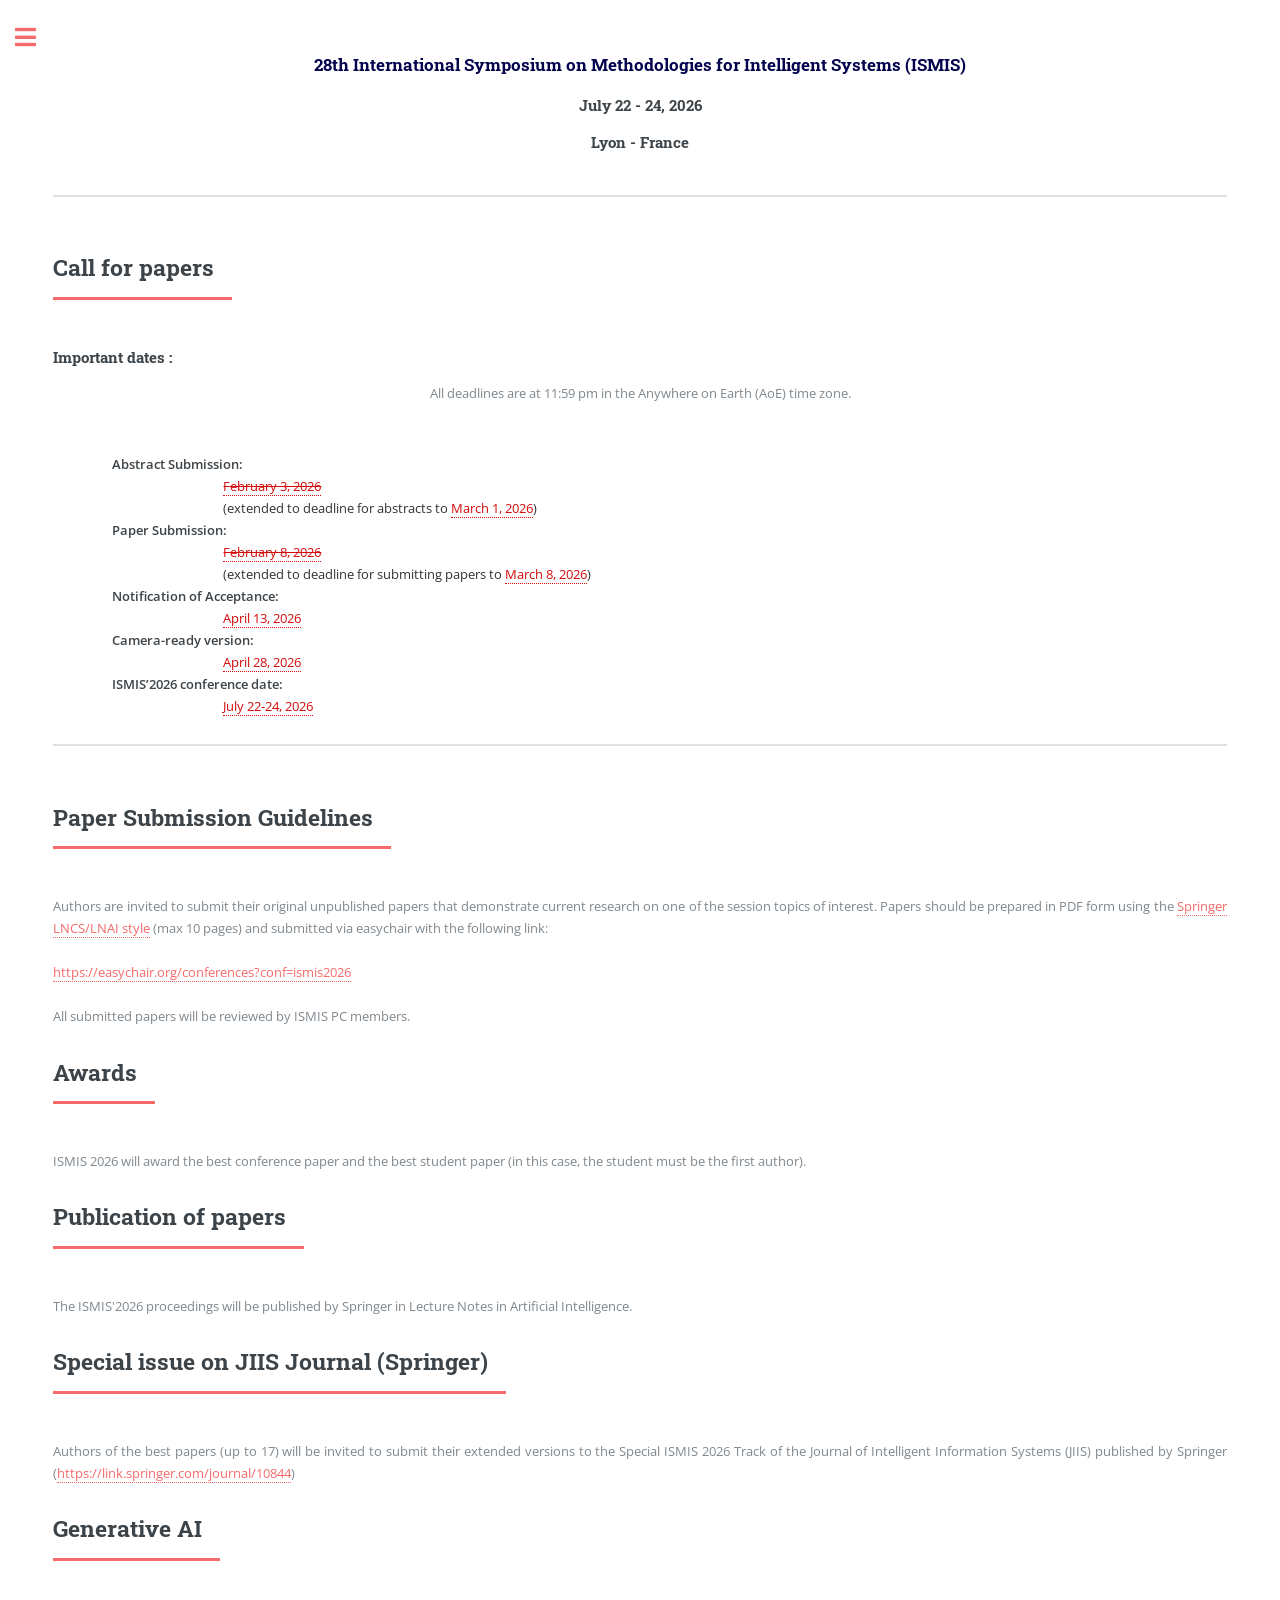
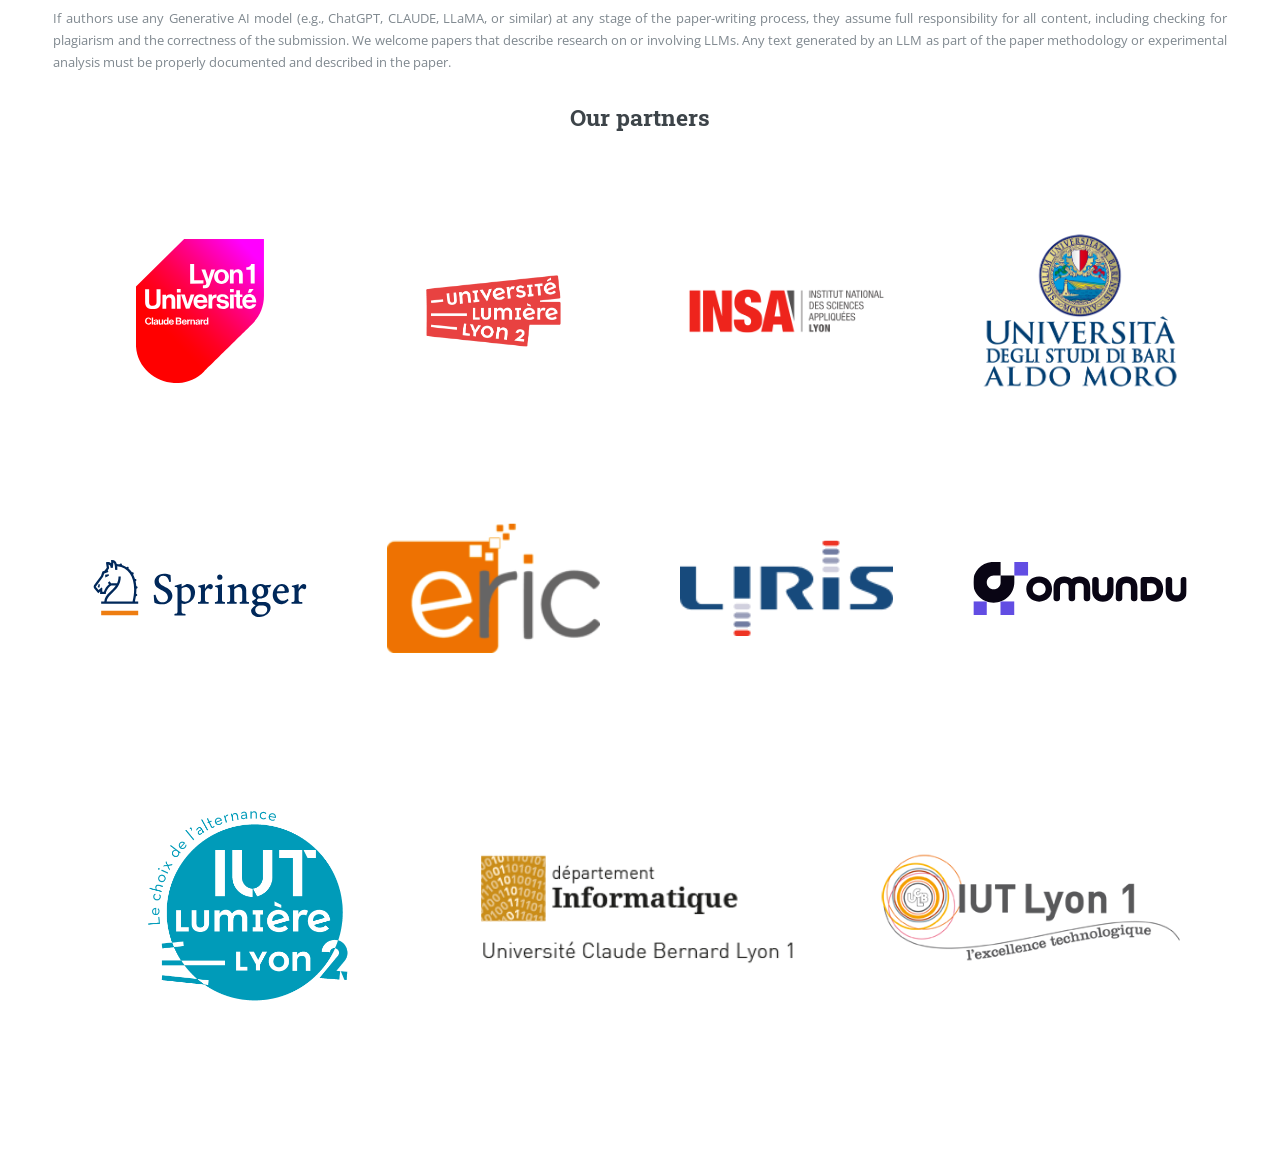
<file: call-for-papers.html>
<!DOCTYPE HTML>
<!--
	Editorial by HTML5 UP
	html5up.net | @ajlkn
	Free for personal and commercial use under the CCA 3.0 license (html5up.net/license)
-->
<html>
	<head>
		<title>ISMIS 2026 - Lyon</title>
		<meta charset="utf-8" />
		<meta name="viewport" content="width=device-width, initial-scale=1, user-scalable=no" />
		<link rel="stylesheet" href="assets/css/main.css" />
		<link rel="icon" type="image/png" sizes="32x32" href="images/logo-ismis-main.png" />
		<link rel="icon" type="image/png" sizes="16x16" href="images/logo-ismis-main.png" />
		<link rel="shortcut icon" href="images/logo-ismis-main.png" />
	</head>
	<body class="is-preload">

		<!-- Wrapper -->
			<div id="wrapper">

				<!-- Main -->
					<div id="main">
						<div class="inner">

							<!-- Header -->
								<!-- <header id="header">
									<a href="index.html" class="logo"><strong>Editorial</strong> by HTML5 UP</a>
									<ul class="icons">
										<li><a href="#" class="icon brands fa-twitter"><span class="label">Twitter</span></a></li>
										<li><a href="#" class="icon brands fa-facebook-f"><span class="label">Facebook</span></a></li>
										<li><a href="#" class="icon brands fa-snapchat-ghost"><span class="label">Snapchat</span></a></li>
										<li><a href="#" class="icon brands fa-instagram"><span class="label">Instagram</span></a></li>
										<li><a href="#" class="icon brands fa-medium-m"><span class="label">Medium</span></a></li>
									</ul>
								</header> -->

							<!-- Banner -->
								<section id="banner">
									<div class="content">
										<header>
											<h3 style="text-align: center; color: #03044d;">28th International Symposium on Methodologies for Intelligent Systems (ISMIS)</h2>
											<h4 style="text-align: center;">July 22 - 24, 2026</h3>
											<!-- <h4 style="text-align: center;">Université Claude Bernard Lyon 1  - Université Lumière Lyon 2</h3> -->
											<h4 style="text-align: center;">Lyon - France</h3>
										</header> 
									</div>		

									
								</section>
								
								<!-- <span class="image object " style="display: flex;  justify-content: center; ">
									<img style="margin-bottom: 5%; width: 100%;" src="images/mainbg.png" alt="" />
								</span> -->
							<!-- Section -->
								<section>
									<header class="major">
										<h2>Call for papers</h2>
									</header>
								
									<h4>Important dates : </h4> 

									<p style="display: flex; justify-content: center; ">All deadlines are at 11:59 pm in the Anywhere on Earth (AoE) time zone. </p><br>
									
									<div style="margin-left: 5%;">
										<!-- <p style="margin: 0;"><strong>Abstract Submission:  </strong> <br>
											<a style="color: #d40b0b; margin-left: 10%; ">February 3, 2026</a>
										</p>
										
										<p style="margin: 0;"><strong>Paper Submission:</strong> <br>
											<a style="color: #d40b0b; margin-left: 10%;">February 8, 2026  </a>
										</p> -->
										<p style="margin: 0;">
										<strong>Abstract Submission:</strong><br>
										<a style="color: #d40b0b; margin-left: 10%;">
											<del>February 3, 2026</del>
										</a><br>
										<span style="margin-left: 10%; color: #333;">
											(extended to deadline for abstracts to <a style="color: #d40b0b;">March 1, 2026</a>)
										</span>
										</p>

										<p style="margin: 0;">
										<strong>Paper Submission:</strong><br>
										<a style="color: #d40b0b; margin-left: 10%;">
											<del>February 8, 2026</del>
										</a><br>
										<span style="margin-left: 10%; color: #333;">
											(extended to deadline for submitting papers to <a style="color: #d40b0b;">March 8, 2026</a>)
										</span>	
										</p>
										
										<p style="margin: 0;"><strong>Notification of Acceptance:</strong><br>
											<a style="color: #d40b0b; margin-left: 10%;">April 13, 2026 </a>
										</p>
										<p style="margin: 0;"><strong>Camera-ready version:</strong><br>
											<a style="color: #d40b0b; margin-left: 10%;">April 28, 2026</a>
										</p>
										<p style="margin: 0;"><strong>ISMIS’2026 conference date:</strong><br>
											<a style="color: #d40b0b; margin-left: 10%;">July 22-24, 2026</a>
										</p>
									</div>				
										
	
								
								</section>


								<section>
									<header class="major">


										<h2>Paper Submission Guidelines</h2>
									</header>
									<p style="text-align: justify;  text-justify: inter-word;">
										Authors are invited to submit their original unpublished papers that 
										demonstrate current research on one of the session topics of interest.
										Papers should be prepared in PDF form using the <a href="https://www.springer.com/gp/computer-science/lncs/conference-proceedings-guidelines" target="_blank" >Springer LNCS/LNAI style</a>
										(max 10 pages) and submitted via easychair with the following link: <br><br>
										<a rel="stylesheet" href="https://easychair.org/conferences?conf=ismis2026" target="_blank">https://easychair.org/conferences?conf=ismis2026 </a>
										<br><br>
										All submitted papers will be reviewed by ISMIS PC members. 

								<section>
									<header class="major">
										<h2>Awards</h2>
									</header>
									<p style="text-align: justify;  text-justify: inter-word;">
									ISMIS 2026 will award the best conference paper and the best student paper (in this case, the student must be the first author).
									</p>									
								</section>

								<section>
									<header class="major">
										<h2>Publication of papers</h2>
									</header>
									<p style="text-align: justify;  text-justify: inter-word;">
										The ISMIS'2026 proceedings will be published by Springer in Lecture Notes in Artificial Intelligence. 
									</p>									
								</section>

								<section>
									<header class="major">
										<h2>Special issue on JIIS Journal (Springer)</h2>
									</header>
									<p style="text-align: justify;  text-justify: inter-word;">
									Authors of the best papers (up to 17) will be invited to submit their extended versions to the Special ISMIS 2026 Track of the Journal of Intelligent Information Systems (JIIS) published by Springer (<a href="https://link.springer.com/journal/10844" target="_blank">https://link.springer.com/journal/10844</a>)
									</p>									
								</section>
								<section>
									<header class="major">
										<h2>Generative AI</h2>
									</header>
									<p style="text-align: justify;  text-justify: inter-word;">
									If authors use any  Generative AI model  (e.g.,  ChatGPT, CLAUDE, LLaMA, 
									or similar)  at any stage of the paper-writing process, they assume full 
									responsibility for all content, including checking for plagiarism and the 
									correctness of the submission. We welcome papers that describe research on 
									or involving LLMs. Any text generated by an LLM as part of the paper 
									methodology or experimental analysis must be properly documented and described 
									in the paper.</p>									
								</section>
								
								<section class="mini-posts">
									<!-- <footer id="footer"> -->
									<header>
										<h2 style="text-align: center;">Our partners</h2>
									</header>
										<table style="width: 100%; border-collapse: collapse; border: none; background: transparent !important; margin: 0;">
										
										<tr style="border: none; background: transparent !important;">
														<td style="width: 25%; padding: 0.4em 0.6em; text-align: center; vertical-align: middle; background: transparent !important;">
												<article style="background: none; box-shadow: none; border: none; margin: 0; padding: 0;">
													<a href="https://www.univ-lyon1.fr/" class="image" target="_blank"><img src="images/univ-lyon1.svg" style="padding: 27%; background: transparent !important;" alt="" /></a>
												</article>
											</td>
											<td style="width: 25%; padding: 1em; text-align: center; vertical-align: middle; background: transparent !important;">
												<article style="background: none; box-shadow: none; border: none; margin: 0; padding: 0;">
													<a href="https://www.univ-lyon2.fr/" class="image" target="_blank"><img src="images/univ-lyon2.png" style="padding: 10%; background: transparent !important;" alt="" /></a>
												</article>
											</td>
											<td style="width: 25%; padding: 1em; text-align: center; vertical-align: middle; background: transparent !important;">
												<article style="background: none; box-shadow: none; border: none; margin: 0; padding: 0;">
													<a href="https://www.insa-lyon.fr/" class="image" target="_blank"><img src="images/Logo_INSA_Lyon.png" style="padding: 10%; background: transparent !important;" alt="" /></a>
												</article>
											</td>
											<td style="width: 25%; padding: 1em; text-align: center; vertical-align: middle; background: transparent !important;">
												<article style="background: none; box-shadow: none; border: none; margin: 0; padding: 0;">
													<a href="https://www.uniba.it" class="image" target="_blank"><img src="images/univ-bari.png" style="padding: 10%; background: transparent !important;" alt="" /></a>
												</article>
											</td>
										</tr>
										
										<tr style="border: none; background: transparent !important;">
											<td style="width: 25%; padding: 1em; text-align: center; vertical-align: middle; background: transparent !important;">
												<article style="background: none; box-shadow: none; border: none; margin: 0; padding: 0;">
													<a href="https://www.springer.com/" class="image" target="_blank"><img src="images/springer-logo.svg" style="padding: 10%; background: transparent !important;" alt="" /></a>
												</article>
											</td>
											<td style="width: 25%; padding: 1em; text-align: center; vertical-align: middle; background: transparent !important;">
												<article style="background: none; box-shadow: none; border: none; margin: 0; padding: 0;">
													<a href="https://eric.univ-lyon2.fr/" class="image" target="_blank"><img src="images/eric.png" style="padding: 10%; background: transparent !important;" alt="" /></a>
												</article>
											</td>
											<td style="width: 25%; padding: 1em; text-align: center; vertical-align: middle; background: transparent !important;">
												<article style="background: none; box-shadow: none; border: none; margin: 0; padding: 0;">
													<a href="https://liris.cnrs.fr/" class="image" target="_blank"><img src="images/liris.png" style="padding: 10%; background: transparent !important;" alt="" /></a>
												</article>
											</td>
											<td style="width: 25%; padding: 1em; text-align: center; vertical-align: middle; background: transparent !important;">
												<article style="background: none; box-shadow: none; border: none; margin: 0; padding: 0;">
													<a href="https://www.omund.ai/" class="image" target="_blank"><img src="images/omundu.svg" style="padding: 10%; background: transparent !important;" alt="" /></a>
												</article>
											</td>
										</tr>

										<tr style="border: none; background: transparent !important;">
											<td colspan="4" style="padding: 0; border: none; background: transparent !important;">
												<table style="width: 100%; border-collapse: collapse; border: none; background: transparent !important;">
																<tr style="border: none;background: transparent !important; line-height: 0.9;">
														<td style="width: 33.33%; padding: 1em; text-align: center; vertical-align: middle; background: transparent !important;">
															<article style="background: none; box-shadow: none; border: none; margin: 0; padding: 0;">
																	<a href="https://iut.univ-lyon2.fr/" class="image" target="_blank"><img src="images/logo-iut.png" style="padding: 16%; background: transparent !important;" alt="" /></a>
															</article>
														</td>
														<td style="width: 33.33%; padding: 1em; text-align: center; vertical-align: middle; background: transparent !important;">
															<article style="background: none; box-shadow: none; border: none; margin: 0; padding: 0;">
																	<a href="https://fst-informatique.univ-lyon1.fr/" class="image" target="_blank"><img src="images/dpt-info-lyon1.png" style="padding: 6%; background: transparent !important;" alt="" /></a>
															</article>
														</td>
														<td style="width: 33.33%; padding: 1em; text-align: center; vertical-align: middle; background: transparent !important;">
															<article style="background: none; box-shadow: none; border: none; margin: 0; padding: 0;">
																	<a href="https://iut.univ-lyon1.fr/" class="image" target="_blank"><img src="images/iut-lyon1.png" style="padding: 6%; background: transparent !important;" alt="" /></a>
															</article>
														</td>
													</tr>
												</table>
											</td>
										</tr>
									</table>
									<!-- </footer> -->
								</section>
								
							<!-- Section -->
								<!-- <section>
									<header class="major">
										<h2>Ipsum sed dolor</h2>
									</header>
									<div class="posts">
										<article>
											<a href="#" class="image"><img src="images/pic01.jpg" alt=""  /></a>
											<h3>Interdum aenean</h3>
											<p>Aenean ornare velit lacus, ac varius enim lorem ullamcorper dolore. Proin aliquam facilisis ante interdum. Sed nulla amet lorem feugiat tempus aliquam.</p>
											<ul class="actions">
												<li><a href="#" class="button">More</a></li>
											</ul>
										</article>
										<article>
											<a href="#" class="image"><img src="images/pic02.jpg" alt="" /></a>
											<h3>Nulla amet dolore</h3>
											<p>Aenean ornare velit lacus, ac varius enim lorem ullamcorper dolore. Proin aliquam facilisis ante interdum. Sed nulla amet lorem feugiat tempus aliquam.</p>
											<ul class="actions">
												<li><a href="#" class="button">More</a></li>
											</ul>
										</article>
										<article>
											<a href="#" class="image"><img src="images/pic03.jpg" alt="" /></a>
											<h3>Tempus ullamcorper</h3>
											<p>Aenean ornare velit lacus, ac varius enim lorem ullamcorper dolore. Proin aliquam facilisis ante interdum. Sed nulla amet lorem feugiat tempus aliquam.</p>
											<ul class="actions">
												<li><a href="#" class="button">More</a></li>
											</ul>
										</article>
										<article>
											<a href="#" class="image"><img src="images/pic04.jpg" alt="" /></a>
											<h3>Sed etiam facilis</h3>
											<p>Aenean ornare velit lacus, ac varius enim lorem ullamcorper dolore. Proin aliquam facilisis ante interdum. Sed nulla amet lorem feugiat tempus aliquam.</p>
											<ul class="actions">
												<li><a href="#" class="button">More</a></li>
											</ul>
										</article>
										<article>
											<a href="#" class="image"><img src="images/pic05.jpg" alt="" /></a>
											<h3>Feugiat lorem aenean</h3>
											<p>Aenean ornare velit lacus, ac varius enim lorem ullamcorper dolore. Proin aliquam facilisis ante interdum. Sed nulla amet lorem feugiat tempus aliquam.</p>
											<ul class="actions">
												<li><a href="#" class="button">More</a></li>
											</ul>
										</article>
										<article>
											<a href="#" class="image"><img src="images/pic06.jpg" alt="" /></a>
											<h3>Amet varius aliquam</h3>
											<p>Aenean ornare velit lacus, ac varius enim lorem ullamcorper dolore. Proin aliquam facilisis ante interdum. Sed nulla amet lorem feugiat tempus aliquam.</p>
											<ul class="actions">
												<li><a href="#" class="button">More</a></li>
											</ul>
										</article>
									</div>
								</section> -->

						</div>
					</div>

				<!-- Sidebar -->
					<div id="sidebar">
						<div class="inner">

							<!-- Search -->
								<!-- <section id="search" class="alt">
									<form method="post" action="#">
										<input type="text" name="query" id="query" placeholder="Search" />
									</form>
								</section> -->

							<!-- Menu -->
								<nav id="menu">
									<!-- <header class="major">
										<h2>ISMIS 2026</h2>
									</header> -->

										<a href="index.html" class="close">
										<span class="image object " style="display: flex; justify-content: center; ">
											<img src="images/logo-ismis-main.png" style="width: 50%;" />
										</span>
										</a>
									<ul>
										<li><a href="index.html">ISMIS conference</a></li>
										<li><a href="call-for-papers.html">Call for papers</a></li>
										<li><a href="industrysession.html">Industry session</a></li>
										<!-- <li>
											<span class="opener">Submenu</span>
											<ul>
												<li><a href="#">Lorem Dolor</a></li>
												<li><a href="#">Ipsum Adipiscing</a></li>
												<li><a href="#">Tempus Magna</a></li>
												<li><a href="#">Feugiat Veroeros</a></li>
											</ul>
										</li> -->
										<li><a href="committees.html">Committees</a></li>
										<li><a href="program.html">Program</a></li>
										<!-- <li>
											<span class="opener">Another Submenu</span>
											<ul>
												<li><a href="#">Lorem Dolor</a></li>
												<li><a href="#">Ipsum Adipiscing</a></li>
												<li><a href="#">Tempus Magna</a></li>
												<li><a href="#">Feugiat Veroeros</a></li>
											</ul>
										</li> -->
										<li><a href="registration.html">Registration</a></li>
									<li><a href="venue.html">Venue</a></li>
									<li><a href="sponsors.html">Sponsors</a></li>
									<!-- <li><a href="#">Amet Lacinia</a></li> -->
									</ul>
								</nav>

							<!-- Section -->
								

							<!-- Section -->
								<section>
									<header class="major">
										<h2>Contacts</h2>
									</header>
									<!-- <p>Sed varius enim lorem ullamcorper dolore aliquam aenean ornare velit lacus, ac varius enim lorem ullamcorper dolore. Proin sed aliquam facilisis ante interdum. Sed nulla amet lorem feugiat tempus aliquam.</p> -->
									<ul class="contact">
										<li class="icon solid fa-envelope"><a href="#">ismis2026@cnrs.liris.fr</a></li>
										<li class="icon solid fa-phone">+33 4 72 43 27 74</li>
										<li class="icon brands fa-twitter">#ismis2026</li>
										<li class="icon brands fa-linkedin">#ismis2026</li>
										
										<li class="icon solid fa-home"> <strong>Hedy Lamarr Building</strong><br />  <strong>Claude Chappe Auditorium</strong><br />
								6 Avenue des Arts<br />
								69100 Villeurbanne, France
								</li>
									</ul>
								</section>


							<!-- Footer -->
								<footer id="footer">
									<p class="copyright">&copy; Untitled. All rights reserved. Developed by: <a href="https://juba-agoun.github.io/">Juba Agoun</a>. Design: <a href="https://html5up.net">HTML5 UP</a>.</p>
								</footer>

						</div>
					</div>

			</div>

		<!-- Scripts -->
			<script src="assets/js/jquery.min.js"></script>
			<script src="assets/js/browser.min.js"></script>
			<script src="assets/js/breakpoints.min.js"></script>
			<script src="assets/js/util.js"></script>
			<script src="assets/js/main.js"></script>

	</body>
</html>
</file>
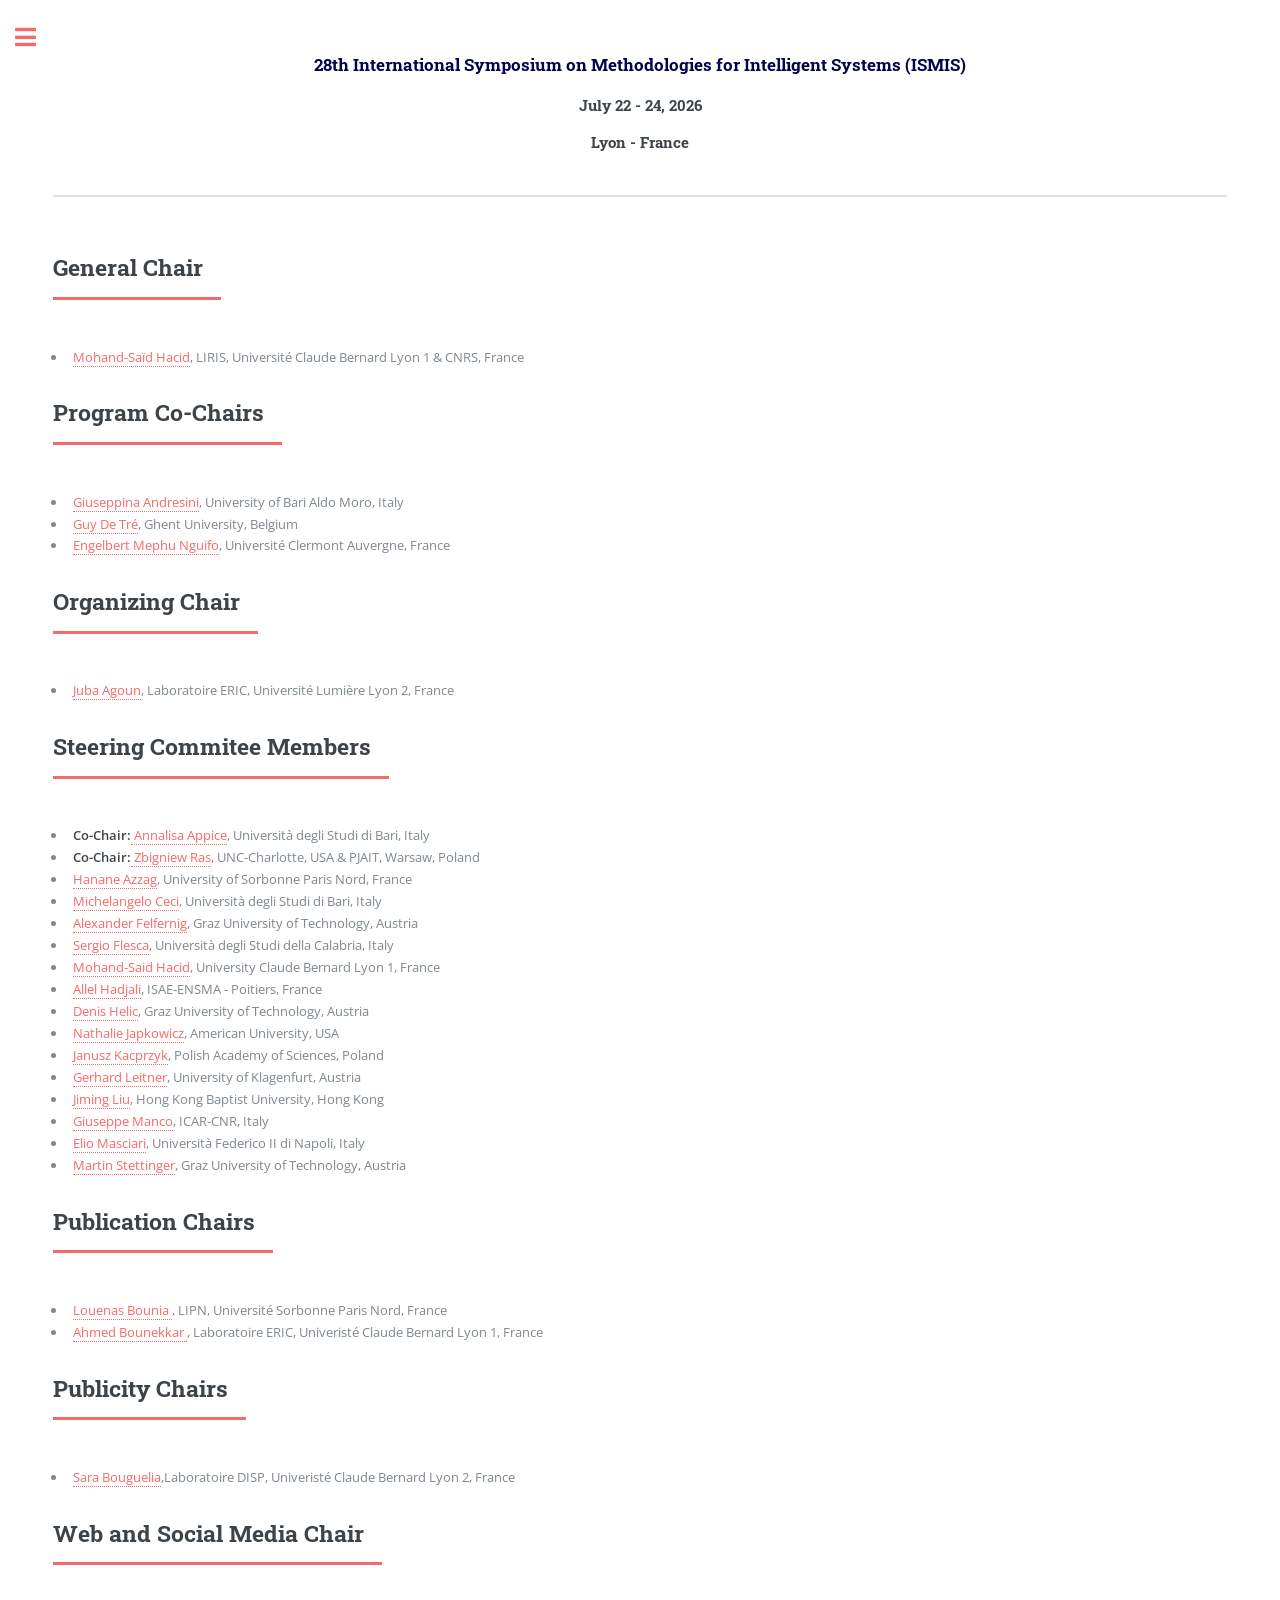
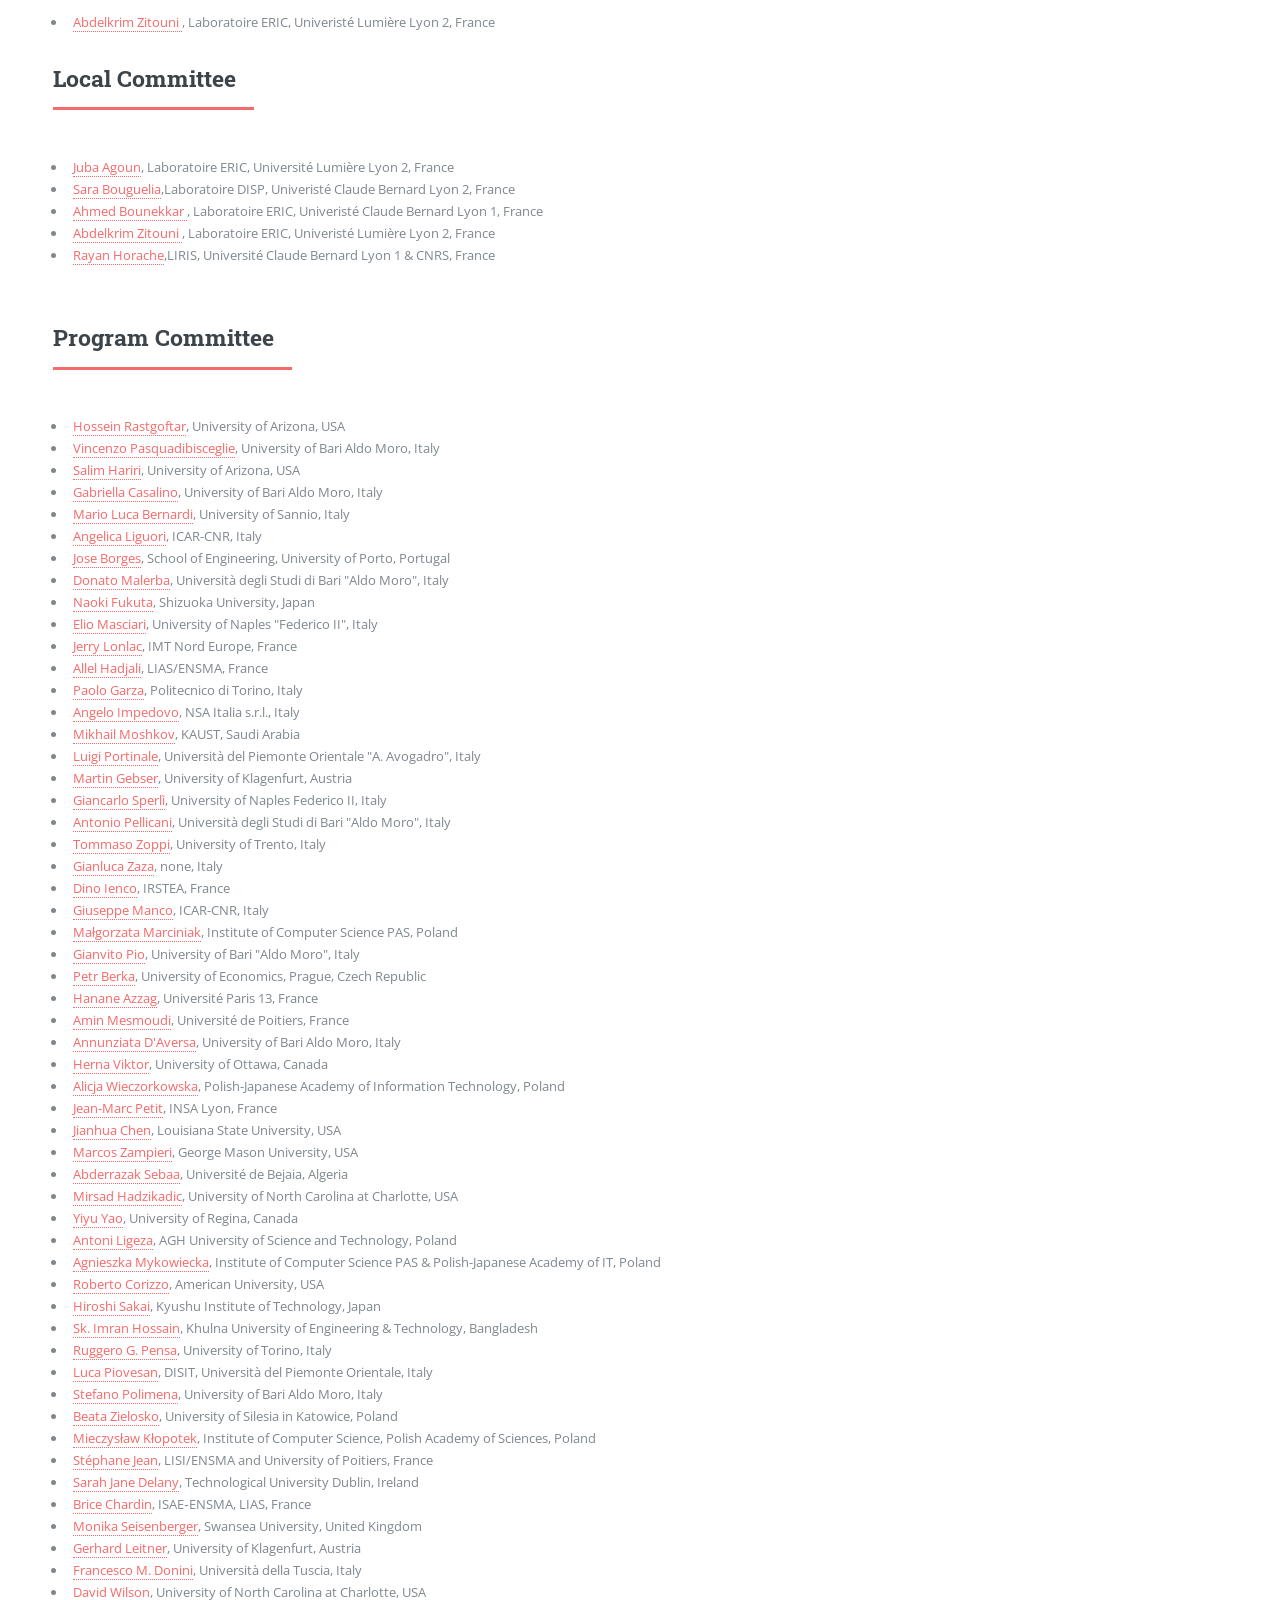
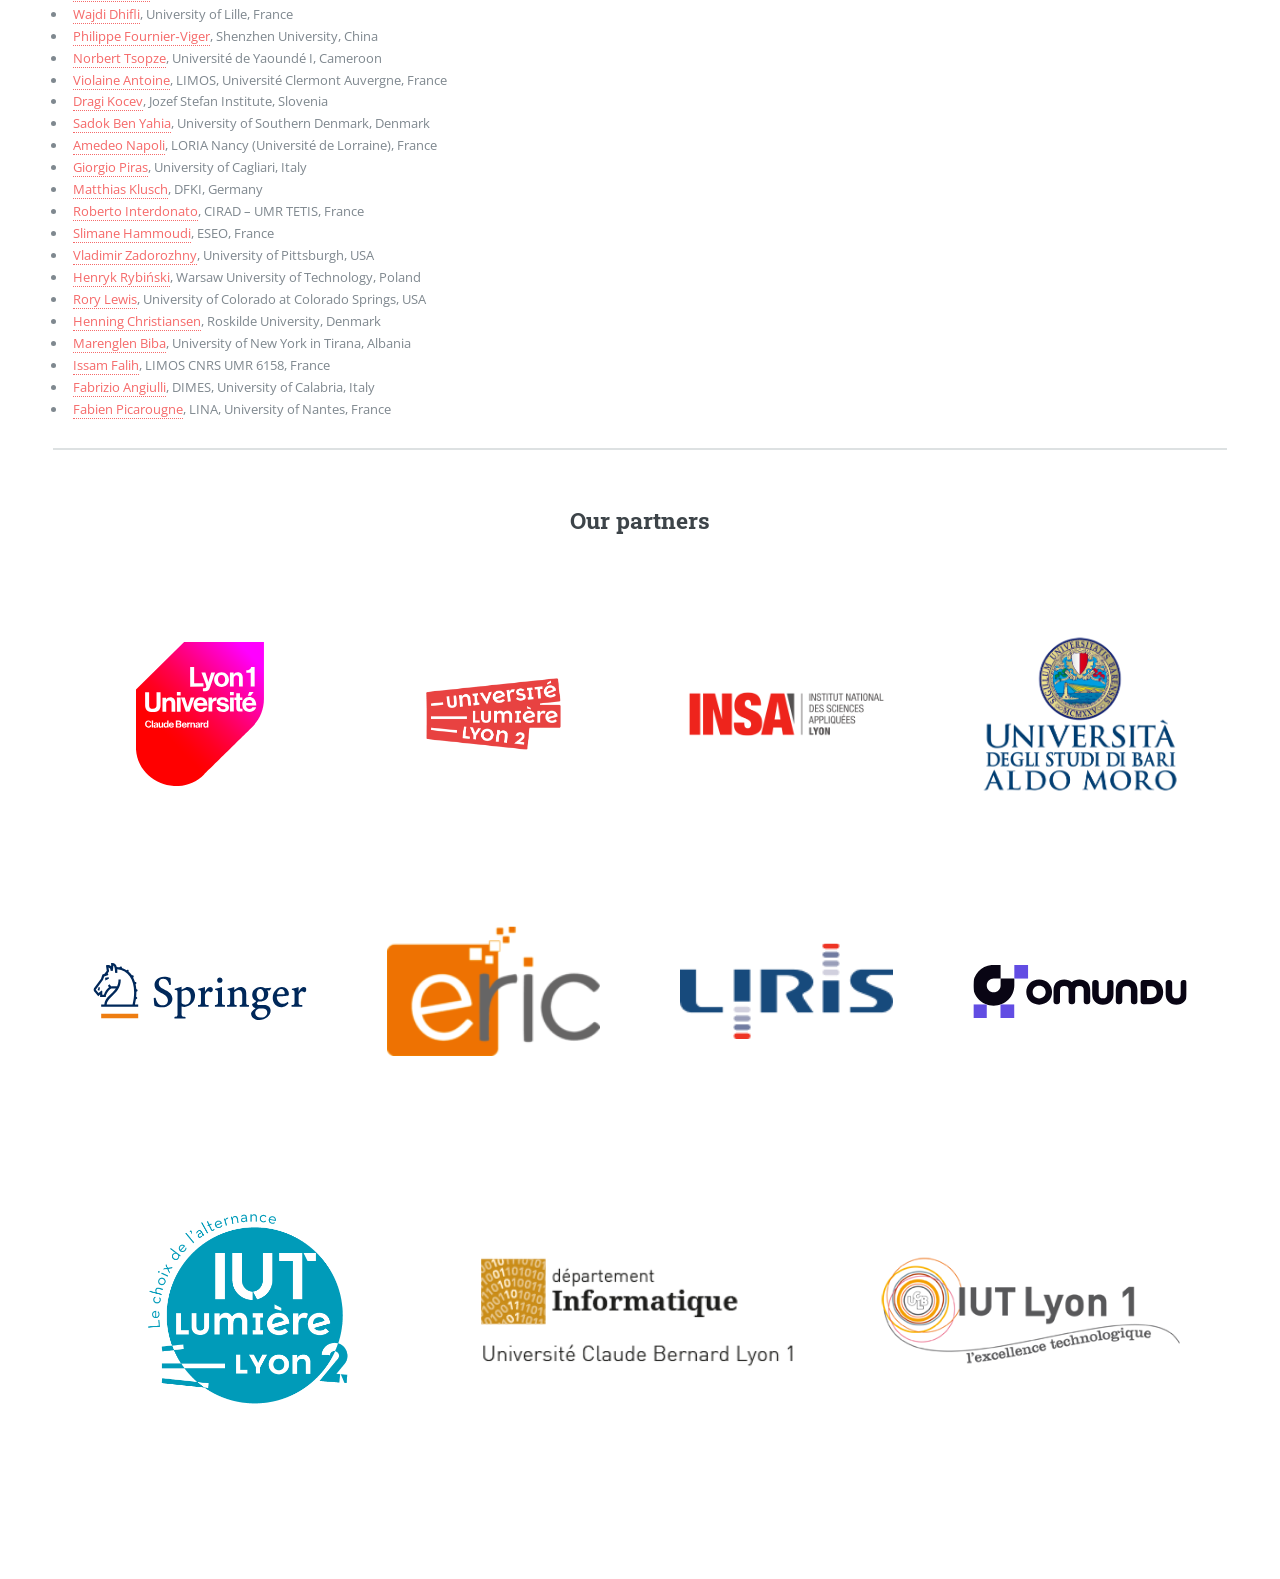
<file: committees.html>
<!DOCTYPE HTML>
<!--
	Editorial by HTML5 UP
	html5up.net | @ajlkn
	Free for personal and commercial use under the CCA 3.0 license (html5up.net/license)
-->
<html>
	<head>
		<title>ISMIS 2026 - Lyon</title>
		<meta charset="utf-8" />
		<meta name="viewport" content="width=device-width, initial-scale=1, user-scalable=no" />
		<link rel="stylesheet" href="assets/css/main.css" />
		<link rel="icon" type="image/png" sizes="32x32" href="images/logo-ismis-main.png" />
		<link rel="icon" type="image/png" sizes="16x16" href="images/logo-ismis-main.png" />
		<link rel="shortcut icon" href="images/logo-ismis-main.png" />
	</head>
	<body class="is-preload">

		<!-- Wrapper -->
			<div id="wrapper">

				<!-- Main -->
					<div id="main">
						<div class="inner">

							<!-- Header -->
								<!-- <header id="header">
									<a href="index.html" class="logo"><strong>Editorial</strong> by HTML5 UP</a>
									<ul class="icons">
										<li><a href="#" class="icon brands fa-twitter"><span class="label">Twitter</span></a></li>
										<li><a href="#" class="icon brands fa-facebook-f"><span class="label">Facebook</span></a></li>
										<li><a href="#" class="icon brands fa-snapchat-ghost"><span class="label">Snapchat</span></a></li>
										<li><a href="#" class="icon brands fa-instagram"><span class="label">Instagram</span></a></li>
										<li><a href="#" class="icon brands fa-medium-m"><span class="label">Medium</span></a></li>
									</ul>
								</header> -->

							<!-- Banner -->
								<section id="banner">
									<div class="content">
										<header>
											<h3 style="text-align: center; color: #03044d;">28th International Symposium on Methodologies for Intelligent Systems (ISMIS)</h2>
											<h4 style="text-align: center;">July 22 - 24, 2026</h3>
											<!-- <h4 style="text-align: center;">Université Claude Bernard Lyon 1  - Université Lumière Lyon 2</h3> -->
											<h4 style="text-align: center;">Lyon - France</h3>
										</header> 
									</div>		

									
								</section>
								
								<!-- <span class="image object " style="display: flex;  justify-content: center; ">
									<img style="margin-bottom: 5%; width: 100%;" src="images/mainbg.png" alt="" />
								</span> -->
							<!-- Section -->
								
								<section>
									<header class="major">
										<h2>General Chair</h2>
									</header>
									<ul>
										<li><a href="https://perso.univ-lyon1.fr/mohand-said.hacid/">Mohand-Saïd Hacid</a>, LIRIS, Université Claude Bernard Lyon 1 & CNRS, France</li>
									</ul>
									
									<header class="major">
										<h2>Program Co-Chairs</h2>
									</header>
									<ul>
										<li><a href="#">Giuseppina Andresini</a>, University of Bari Aldo Moro, Italy </li>
										<li><a href="#">Guy De Tré</a>, Ghent University, Belgium</li>
										<li><a href="#">Engelbert Mephu Nguifo</a>, Université Clermont Auvergne, France</li>
									</ul>

									<header class="major">
										<h2>Organizing Chair</h2>
									</header>
									<ul>
										<li><a href="https://juba-agoun.github.io/">Juba Agoun</a>, Laboratoire ERIC, Université Lumière Lyon 2, France </li>
									</ul>

									
									
									<header class="major">
										<h2>Steering Commitee Members</h2>
									</header>
									<ul>
										<li><strong>Co-Chair:</strong><a href="#">  Annalisa Appice</a>, Università degli Studi di Bari, Italy  </li>
										<li><strong>Co-Chair:</strong><a href="#">  Zbigniew Ras</a>, UNC-Charlotte, USA & PJAIT, Warsaw, Poland  </li>
										<li><a href="#"> Hanane Azzag</a>, University of Sorbonne Paris Nord, France</li>
										<li><a href="#"> Michelangelo Ceci</a>, Università degli Studi di Bari, Italy</li>
										<li><a href="#"> Alexander Felfernig</a>, Graz University of Technology, Austria</li>
										<li><a href="#"> Sergio Flesca</a>, Università degli Studi della Calabria, Italy</li>
										<li><a href="#"> Mohand-Said Hacid</a>, University Claude Bernard Lyon 1, France</li>
										<li><a href="#"> Allel Hadjali</a>, ISAE-ENSMA - Poitiers, France</li>
										<li><a href="#"> Denis Helic</a>, Graz University of Technology, Austria</li>
										<li><a href="#"> Nathalie Japkowicz</a>, American University, USA</li>
										<li><a href="#"> Janusz Kacprzyk</a>, Polish Academy of Sciences, Poland</li>
										<li><a href="#"> Gerhard Leitner</a>, University of Klagenfurt, Austria</li>
										<li><a href="#"> Jiming Liu</a>, Hong Kong Baptist University, Hong Kong</li>
										<li><a href="#"> Giuseppe Manco</a>, ICAR-CNR, Italy</li>
										<li><a href="#"> Elio Masciari</a>, Università Federico II di Napoli, Italy</li>
										<li><a href="#"> Martin Stettinger</a>, Graz University of Technology, Austria</li>
									</ul>

									<header class="major">
										<h2>Publication Chairs</h2>
									</header>
									<ul>
										<li><a href="#">Louenas Bounia </a>, LIPN, Université Sorbonne Paris Nord, France</li>
										<li><a href="#">Ahmed Bounekkar </a>, Laboratoire ERIC, Univeristé Claude Bernard Lyon 1, France </li>
									</ul>
									<header class="major">
										<h2>Publicity Chairs</h2>
									</header>
									<ul>
										<li><a href="https://www.disp-lab.fr/fr/user/210">Sara Bouguelia</a>,Laboratoire DISP, Univeristé Claude Bernard Lyon 2, France </li>
									</ul>

									<header class="major">
										<h2>Web and Social Media Chair</h2>
									</header>
									<ul>
										<li><a href="#">Abdelkrim Zitouni </a>, Laboratoire ERIC, Univeristé Lumière Lyon 2, France </li>									
									</ul>

									<header class="major">
										<h2>Local Committee</h2>
									</header>
									<ul>
										<li><a href="https://juba-agoun.github.io/">Juba Agoun</a>, Laboratoire ERIC, Université Lumière Lyon 2, France </li>
										<li><a href="https://www.disp-lab.fr/fr/user/210">Sara Bouguelia</a>,Laboratoire DISP, Univeristé Claude Bernard Lyon 2, France </li>
										<li><a href="#">Ahmed Bounekkar </a>, Laboratoire ERIC, Univeristé Claude Bernard Lyon 1, France </li>
										<li><a href="#">Abdelkrim Zitouni </a>, Laboratoire ERIC, Univeristé Lumière Lyon 2, France </li>									
										<li><a href="mail:rayan.horache@univ-lyon1.fr">Rayan Horache</a>,LIRIS, Université Claude Bernard Lyon 1 & CNRS, France</li>
									</ul>

								</section>
								<header class="major">
										<h2>Program Committee</h2>
									</header>
									<ul>
										<li><a href="mailto:hrastgoftar@arizona.edu">Hossein Rastgoftar</a>, University of Arizona, USA</li>										
										<li><a href="mailto:vincenzo.pasquadibisceglie@uniba.it">Vincenzo Pasquadibisceglie</a>, University of Bari Aldo Moro, Italy</li>
										<li><a href="mailto:hariri@arizona.edu">Salim Hariri</a>, University of Arizona, USA</li>
										<li><a href="mailto:gabriella.casalino@uniba.it">Gabriella Casalino</a>, University of Bari Aldo Moro, Italy</li>
										<li><a href="mailto:marioluca@gmail.com">Mario Luca Bernardi</a>, University of Sannio, Italy</li>
										<li><a href="mailto:angelica.liguori@icar.cnr.it">Angelica Liguori</a>, ICAR-CNR, Italy</li>
										<li><a href="mailto:jlborges@fe.up.pt">Jose Borges</a>, School of Engineering, University of Porto, Portugal</li>
										<li><a href="mailto:donato.malerba@uniba.it">Donato Malerba</a>, Università degli Studi di Bari "Aldo Moro", Italy</li>
										<li><a href="mailto:fukuta@cs.inf.shizuoka.ac.jp">Naoki Fukuta</a>, Shizuoka University, Japan</li>
										<li><a href="mailto:elio.masciari@unina.it">Elio Masciari</a>, University of Naples "Federico II", Italy</li>
										<li><a href="mailto:jerry.lonlac@imt-nord-europe.fr">Jerry Lonlac</a>, IMT Nord Europe, France</li>
										<li><a href="mailto:allel.hadjali@ensma.fr">Allel Hadjali</a>, LIAS/ENSMA, France</li>
										<li><a href="mailto:paolo.garza@polito.it">Paolo Garza</a>, Politecnico di Torino, Italy</li>
										<li><a href="mailto:a.impedovo@nesea.it">Angelo Impedovo</a>, NSA Italia s.r.l., Italy</li>
										<li><a href="mailto:mikhail.moshkov@kaust.edu.sa">Mikhail Moshkov</a>, KAUST, Saudi Arabia</li>
										<li><a href="mailto:luigi.portinale@uniupo.it">Luigi Portinale</a>, Università del Piemonte Orientale "A. Avogadro", Italy</li>
										<li><a href="mailto:martin.gebser@aau.at">Martin Gebser</a>, University of Klagenfurt, Austria</li>
										<li><a href="mailto:giancarlo.sperli@unina.it">Giancarlo Sperlì</a>, University of Naples Federico II, Italy</li>
										<li><a href="mailto:antonio.pellicani@uniba.it">Antonio Pellicani</a>, Università degli Studi di Bari "Aldo Moro", Italy</li>
										<li><a href="mailto:tommaso.zoppi@unifi.it">Tommaso Zoppi</a>, University of Trento, Italy</li>
										<li><a href="mailto:gianluca.zaza@uniba.it">Gianluca Zaza</a>, none, Italy</li>
										<li><a href="mailto:dino.ienco@teledetection.fr">Dino Ienco</a>, IRSTEA, France</li>
										<li><a href="mailto:manco.giuseppe@gmail.com">Giuseppe Manco</a>, ICAR-CNR, Italy</li>
										<li><a href="mailto:Malgorzata.Marciniak@ipipan.waw.pl">Małgorzata Marciniak</a>, Institute of Computer Science PAS, Poland</li>
										<li><a href="mailto:gianvito.pio@uniba.it">Gianvito Pio</a>, University of Bari "Aldo Moro", Italy</li>
										<li><a href="mailto:berka@vse.cz">Petr Berka</a>, University of Economics, Prague, Czech Republic</li>
										<li><a href="mailto:azzag@univ-paris13.fr">Hanane Azzag</a>, Université Paris 13, France</li>
										<li><a href="mailto:amin.mesmoudi@univ-poitiers.fr">Amin Mesmoudi</a>, Université de Poitiers, France</li>
										<li><a href="mailto:annunziata.daversa@uniba.it">Annunziata D'Aversa</a>, University of Bari Aldo Moro, Italy</li>
										<li><a href="mailto:hviktor@uottawa.ca">Herna Viktor</a>, University of Ottawa, Canada</li>
										<li><a href="mailto:alicja@poljap.edu.pl">Alicja Wieczorkowska</a>, Polish-Japanese Academy of Information Technology, Poland</li>
										<li><a href="mailto:jean-marc.petit@insa-lyon.fr">Jean-Marc Petit</a>, INSA Lyon, France</li>
										<li><a href="mailto:cschen@lsu.edu">Jianhua Chen</a>, Louisiana State University, USA</li>
										<li><a href="mailto:mzampier@gmu.edu">Marcos Zampieri</a>, George Mason University, USA</li>
										<li><a href="mailto:sebaa@estin.dz">Abderrazak Sebaa</a>, Université de Bejaia, Algeria</li>
										<li><a href="mailto:mirsad@charlotte.edu">Mirsad Hadzikadic</a>, University of North Carolina at Charlotte, USA</li>
										<li><a href="mailto:yiyu.yao@uregina.ca">Yiyu Yao</a>, University of Regina, Canada</li>
										<li><a href="mailto:ligeza@agh.edu.pl">Antoni Ligeza</a>, AGH University of Science and Technology, Poland</li>
										<li><a href="mailto:Agnieszka.Mykowiecka@ipipan.waw.pl">Agnieszka Mykowiecka</a>, Institute of Computer Science PAS & Polish-Japanese Academy of IT, Poland</li>
										<li><a href="mailto:rcorizzo@american.edu">Roberto Corizzo</a>, American University, USA</li>
										<li><a href="mailto:sakai@mns.kyutech.ac.jp">Hiroshi Sakai</a>, Kyushu Institute of Technology, Japan</li>
										<li><a href="mailto:imran@cse.kuet.ac.bd">Sk. Imran Hossain</a>, Khulna University of Engineering & Technology, Bangladesh</li>
										<li><a href="mailto:ruggero.pensa@unito.it">Ruggero G. Pensa</a>, University of Torino, Italy</li>
										<li><a href="mailto:luca.piovesan@uniupo.it">Luca Piovesan</a>, DISIT, Università del Piemonte Orientale, Italy</li>
										<li><a href="mailto:stefano.polimena@uniba.it">Stefano Polimena</a>, University of Bari Aldo Moro, Italy</li>
										<li><a href="mailto:beata.zielosko@us.edu.pl">Beata Zielosko</a>, University of Silesia in Katowice, Poland</li>
										<li><a href="mailto:klopotek@ipipan.waw.pl">Mieczysław Kłopotek</a>, Institute of Computer Science, Polish Academy of Sciences, Poland</li>
										<li><a href="mailto:stephane.jean@univ-poitiers.fr">Stéphane Jean</a>, LISI/ENSMA and University of Poitiers, France</li>
										<li><a href="mailto:sarahjane.delany@tudublin.ie">Sarah Jane Delany</a>, Technological University Dublin, Ireland</li>
										<li><a href="mailto:brice.chardin@ensma.fr">Brice Chardin</a>, ISAE‑ENSMA, LIAS, France</li>
										<li><a href="mailto:m.seisenberger@swansea.ac.uk">Monika Seisenberger</a>, Swansea University, United Kingdom</li>
										<li><a href="mailto:gerhard.leitner@aau.at">Gerhard Leitner</a>, University of Klagenfurt, Austria</li>
										<li><a href="mailto:donini@unitus.it">Francesco M. Donini</a>, Università della Tuscia, Italy</li>
										<li><a href="mailto:davils@charlotte.edu">David Wilson</a>, University of North Carolina at Charlotte, USA</li>
										<li><a href="mailto:wajdi.dhifli@univ-lille.fr">Wajdi Dhifli</a>, University of Lille, France</li>
										<li><a href="mailto:philfv@qq.com">Philippe Fournier‑Viger</a>, Shenzhen University, China</li>
										<li><a href="mailto:tsopze.norbert@gmail.com">Norbert Tsopze</a>, Université de Yaoundé I, Cameroon</li>
										<li><a href="mailto:violaine.antoine@uca.fr">Violaine Antoine</a>, LIMOS, Université Clermont Auvergne, France</li>
										<li><a href="mailto:Dragi.Kocev@ijs.si">Dragi Kocev</a>, Jozef Stefan Institute, Slovenia</li>
										<li><a href="mailto:say@mmmi.sdu.dk">Sadok Ben Yahia</a>, University of Southern Denmark, Denmark</li>
										<li><a href="mailto:amedeo.napoli@loria.fr">Amedeo Napoli</a>, LORIA Nancy (Université de Lorraine), France</li>
										<li><a href="mailto:giorgio.piras@unica.it">Giorgio Piras</a>, University of Cagliari, Italy</li>
										<li><a href="mailto:Matthias.Klusch@dfki.de">Matthias Klusch</a>, DFKI, Germany</li>
										<li><a href="mailto:roberto.interdonato@cirad.fr">Roberto Interdonato</a>, CIRAD – UMR TETIS, France</li>
										<li><a href="mailto:Slimane.HAMMOUDI@eseo.fr">Slimane Hammoudi</a>, ESEO, France</li>
										<li><a href="mailto:viz@pitt.edu">Vladimir Zadorozhny</a>, University of Pittsburgh, USA</li>
										<li><a href="mailto:henryk.rybinski@pw.edu.pl">Henryk Rybiński</a>, Warsaw University of Technology, Poland</li>
										<li><a href="mailto:rlewis5@uccs.edu">Rory Lewis</a>, University of Colorado at Colorado Springs, USA</li>
										<li><a href="mailto:henning@ruc.dk">Henning Christiansen</a>, Roskilde University, Denmark</li>
										<li><a href="mailto:marenglenbiba@unyt.edu.al">Marenglen Biba</a>, University of New York in Tirana, Albania</li>
										<li><a href="mailto:issam.falih@uca.fr">Issam Falih</a>, LIMOS CNRS UMR 6158, France</li>
										<li><a href="mailto:f.angiulli@dimes.unical.it">Fabrizio Angiulli</a>, DIMES, University of Calabria, Italy</li>
										<li><a href="mailto:fabien.picarougne@univ-nantes.fr">Fabien Picarougne</a>, LINA, University of Nantes, France</li>
	
										<!-- <li><a href="mailto:vincenzo.pasquadibisceglie@uniba.it">Vincenzo Pasquadibisceglie</a>, University of Bari Aldo Moro</li>
										<li><a href="mailto:gabriella.casalino@uniba.it">Gabriella Casalino</a>, University of Bari Aldo Moro</li>
										<li><a href="mailto:marioluca@gmail.com">Mario Luca Bernardi</a>, University of Sannio</li>
										<li><a href="mailto:angelica.liguori@icar.cnr.it">Angelica Liguori</a>, ICAR-CNR</li>
										<li><a href="mailto:jlborges@fe.up.pt">Jose Borges</a>, School of Engineering, University of Porto</li>
										<li><a href="mailto:donato.malerba@uniba.it">Donato Malerba</a>, Università degli Studi di Bari "Aldo Moro"</li>
										<li><a href="mailto:fukuta@cs.inf.shizuoka.ac.jp">Naoki Fukuta</a>, Shizuoka University</li>
										<li><a href="mailto:elio.masciari@unina.it">Elio Masciari</a>, University of Naples "Federico II"</li>
										<li><a href="mailto:jerry.lonlac@imt-nord-europe.fr">Jerry Lonlac</a>, IMT Nord Europe, IMT, Univ. Lille, Center for Digital Systems, France</li>
										<li><a href="mailto:allel.hadjali@ensma.fr">Allel Hadjali</a>, LIAS/ENSMA</li>
										<li><a href="mailto:paolo.garza@polito.it">Paolo Garza</a>, Politecnico di Torino</li>
										<li><a href="mailto:a.impedovo@nesea.it">Angelo Impedovo</a>, NSA Italia s.r.l.</li>
										<li><a href="mailto:mikhail.moshkov@kaust.edu.sa">Mikhail Moshkov</a>, KAUST</li>
										<li><a href="mailto:luigi.portinale@uniupo.it">Luigi Portinale</a>, Universita' del Piemonte Orientale "A. Avogadro"</li>
										<li><a href="mailto:martin.gebser@aau.at">Martin Gebser</a>, University of Klagenfurt</li>
										<li><a href="mailto:giancarlo.sperli@unina.it">Giancarlo Sperlì</a>, University of Naples Federico II</li>
										<li><a href="mailto:antonio.pellicani@uniba.it">Antonio Pellicani</a>, Università degli Studi di Bari "Aldo Moro"</li>
										<li><a href="mailto:tommaso.zoppi@unifi.it">Tommaso Zoppi</a>, University of Trento</li>
										<li><a href="mailto:gianluca.zaza@uniba.it">Gianluca Zaza</a>, none</li>
										<li><a href="mailto:dino.ienco@teledetection.fr">Dino Ienco</a>, IRSTEA</li>
										<li><a href="mailto:manco.giuseppe@gmail.com">Giuseppe Manco</a>, ICAR-CNR</li>
										<li><a href="mailto:Malgorzata.Marciniak@ipipan.waw.pl">Małgorzata Marciniak</a>, Institute of Computer Science PAS</li>
										<li><a href="mailto:gianvito.pio@uniba.it">Gianvito Pio</a>, University of Bari "Aldo Moro"</li>
										<li><a href="mailto:berka@vse.cz">Petr Berka</a>, University of Economics, Prague</li>
										<li><a href="mailto:azzag@univ-paris13.fr">Hanane Azzag</a>, Laboratoire d'Informatique de l'Université de Paris-Nord</li>
										<li><a href="mailto:amin.mesmoudi@univ-poitiers.fr">Amin Mesmoudi</a>, LIAS, Université de Poitiers</li>
										<li><a href="mailto:annunziata.daversa@uniba.it">Annunziata D'Aversa</a>, University of Bari Aldo Moro</li>
										<li><a href="mailto:hviktor@uottawa.ca">Herna Viktor</a>, University of Ottawa</li>
										<li><a href="mailto:alicja@poljap.edu.pl">Alicja Wieczorkowska</a>, Polish-Japanese Academy of Information Technology</li>
										<li><a href="mailto:jean-marc.petit@insa-lyon.fr">Jean-Marc Petit</a>, Université de Lyon, INSA Lyon</li>
										<li><a href="mailto:cschen@lsu.edu">Jianhua Chen</a>, Louisiana State University</li>
										<li><a href="mailto:mzampier@gmu.edu">Marcos Zampieri</a>, George Mason University</li>
										<li><a href="mailto:sebaa@estin.dz">Abderrazak Sebaa</a>, Université de Bejaia</li>
										<li><a href="mailto:mirsad@charlotte.edu">Mirsad Hadzikadic</a>, </li>
										<li><a href="mailto:yiyu.yao@uregina.ca">Yiyu Yao</a>, University of Regina</li>
										<li><a href="mailto:ligeza@agh.edu.pl">Antoni Ligeza</a>, AGH University of Science and Technology</li>
										<li><a href="mailto:Agnieszka.Mykowiecka@ipipan.waw.pl">Agnieszka Mykowiecka</a>, Institute of Computer Science, PAS and Polish-Japanese Academy of Information Technology</li>
										<li><a href="mailto:rcorizzo@american.edu">Roberto Corizzo</a>, American University, Washington DC</li>
										<li><a href="mailto:sakai@mns.kyutech.ac.jp">Hiroshi Sakai</a>, Kyushu Institute of Technology</li>
										<li><a href="mailto:imran@cse.kuet.ac.bd">Sk. Imran Hossain</a>, Khulna University of Engineering & Technology</li>
										<li><a href="mailto:ruggero.pensa@unito.it">Ruggero G. Pensa</a>, University of Torino, Italy</li>
										<li><a href="mailto:luca.piovesan@uniupo.it">Luca Piovesan</a>, DISIT, Università del Piemonte Orientale</li>
										<li><a href="mailto:stefano.polimena@uniba.it">Stefano Polimena</a>, University of Bari Aldo Moro</li>
										<li><a href="mailto:beata.zielosko@us.edu.pl">Beata Zielosko</a>, University of Silesia in Katowice</li>
										<li><a href="mailto:klopotek@ipipan.waw.pl">Mieczysław Kłopotek</a>, Institute of Computer Science, Polish Academy of Sciences</li>
										<li><a href="mailto:stephane.jean@univ-poitiers.fr">Stéphane Jean</a>, LISI/ENSMA and University of Poitiers</li>
										<li><a href="mailto:sarahjane.delany@tudublin.ie">Sarah Jane Delany</a>, Technological University Dublin</li>
										<li><a href="mailto:brice.chardin@ensma.fr">Brice Chardin</a>, ISAE-ENSMA, LIAS</li>
										<li><a href="mailto:m.seisenberger@swansea.ac.uk">Monika Seisenberger</a>, Swansea University</li>
										<li><a href="mailto:gerhard.leitner@aau.at">Gerhard Leitner</a>, University of Klagenfurt</li>
										<li><a href="mailto:donini@unitus.it">Francesco M. Donini</a>, Universita' della Tuscia</li>
										<li><a href="mailto:davils@charlotte.edu">David Wilson</a>, University of North Carolina at Charlotte</li>
										<li><a href="mailto:wajdi.dhifli@univ-lille.fr">Wajdi Dhifli</a>, University of Lille</li>
										<li><a href="mailto:philfv@qq.com">Philippe Fournier-Viger</a>, Shenzhen University</li>
										<li><a href="mailto:tsopze.norbert@gmail.com">Norbert Tsopze</a>, Universite de Yaounde I</li>
										<li><a href="mailto:violaine.antoine@uca.fr">Violaine Antoine</a>, LIMOS</li>
										<li><a href="mailto:Dragi.Kocev@ijs.si">Dragi Kocev</a>, Jozef Stefan Institute</li>
										<li><a href="mailto:say@mmmi.sdu.dk">Sadok Ben Yahia</a>, University of Southern Denmark</li>
										<li><a href="mailto:amedeo.napoli@loria.fr">Amedeo Napoli</a>, LORIA Nancy (CNRS - Inria - Université de Lorraine) France</li>
										<li><a href="mailto:giorgio.piras@unica.it">Giorgio Piras</a>, University of Cagliari</li>
										<li><a href="mailto:Matthias.Klusch@dfki.de">Matthias Klusch</a>, DFKI</li>
										<li><a href="mailto:roberto.interdonato@cirad.fr">Roberto Interdonato</a>, CIRAD - UMR TETIS</li>
										<li><a href="mailto:Slimane.HAMMOUDI@eseo.fr">Slimane Hammoudi</a>, ESEO</li>
										<li><a href="mailto:viz@pitt.edu">Vladimir Zadorozhny</a>, University of Pittsburgh</li>
										<li><a href="mailto:henryk.rybinski@pw.edu.pl">Henryk Rybiński</a>, Warsaw University of Technology</li>
										<li><a href="mailto:rlewis5@uccs.edu">Rory Lewis</a>, University of Colorado at Colorado Springs</li>
										<li><a href="mailto:henning@ruc.dk">Henning Christiansen</a>, Roskilde University</li>
										<li><a href="mailto:marenglenbiba@unyt.edu.al">Marenglen Biba</a>, University of New York in Tirana</li>
										<li><a href="mailto:issam.falih@uca.fr">Issam Falih</a>, LIMOS CNRS UMR 6158</li>
										<li><a href="mailto:f.angiulli@dimes.unical.it">Fabrizio Angiulli</a>, DIMES, University of Calabria</li>
										<li><a href="mailto:fabien.picarougne@univ-nantes.fr">Fabien Picarougne</a>, LINA, University of Nantes</li> -->

									</ul>

								
							<!-- Section -->
								<!-- <section>
									<header class="major">
										<h2>Ipsum sed dolor</h2>
									</header>
									<div class="posts">
										<article>
											<a href="#" class="image"><img src="images/pic01.jpg" alt=""  /></a>
											<h3>Interdum aenean</h3>
											<p>Aenean ornare velit lacus, ac varius enim lorem ullamcorper dolore. Proin aliquam facilisis ante interdum. Sed nulla amet lorem feugiat tempus aliquam.</p>
											<ul class="actions">
												<li><a href="#" class="button">More</a></li>
											</ul>
										</article>
										<article>
											<a href="#" class="image"><img src="images/pic02.jpg" alt="" /></a>
											<h3>Nulla amet dolore</h3>
											<p>Aenean ornare velit lacus, ac varius enim lorem ullamcorper dolore. Proin aliquam facilisis ante interdum. Sed nulla amet lorem feugiat tempus aliquam.</p>
											<ul class="actions">
												<li><a href="#" class="button">More</a></li>
											</ul>
										</article>
										<article>
											<a href="#" class="image"><img src="images/pic03.jpg" alt="" /></a>
											<h3>Tempus ullamcorper</h3>
											<p>Aenean ornare velit lacus, ac varius enim lorem ullamcorper dolore. Proin aliquam facilisis ante interdum. Sed nulla amet lorem feugiat tempus aliquam.</p>
											<ul class="actions">
												<li><a href="#" class="button">More</a></li>
											</ul>
										</article>
										<article>
											<a href="#" class="image"><img src="images/pic04.jpg" alt="" /></a>
											<h3>Sed etiam facilis</h3>
											<p>Aenean ornare velit lacus, ac varius enim lorem ullamcorper dolore. Proin aliquam facilisis ante interdum. Sed nulla amet lorem feugiat tempus aliquam.</p>
											<ul class="actions">
												<li><a href="#" class="button">More</a></li>
											</ul>
										</article>
										<article>
											<a href="#" class="image"><img src="images/pic05.jpg" alt="" /></a>
											<h3>Feugiat lorem aenean</h3>
											<p>Aenean ornare velit lacus, ac varius enim lorem ullamcorper dolore. Proin aliquam facilisis ante interdum. Sed nulla amet lorem feugiat tempus aliquam.</p>
											<ul class="actions">
												<li><a href="#" class="button">More</a></li>
											</ul>
										</article>
										<article>
											<a href="#" class="image"><img src="images/pic06.jpg" alt="" /></a>
											<h3>Amet varius aliquam</h3>
											<p>Aenean ornare velit lacus, ac varius enim lorem ullamcorper dolore. Proin aliquam facilisis ante interdum. Sed nulla amet lorem feugiat tempus aliquam.</p>
											<ul class="actions">
												<li><a href="#" class="button">More</a></li>
											</ul>
										</article>
									</div>
								</section> -->
								<section class="mini-posts">
									<!-- <footer id="footer"> -->
									<header>
										<h2 style="text-align: center;">Our partners</h2>
									</header>
<table style="width: 100%; border-collapse: collapse; border: none; background: transparent !important; margin: 0;">
										
										<tr style="border: none; background: transparent !important;">
														<td style="width: 25%; padding: 0.4em 0.6em; text-align: center; vertical-align: middle; background: transparent !important;">
												<article style="background: none; box-shadow: none; border: none; margin: 0; padding: 0;">
													<a href="https://www.univ-lyon1.fr/" class="image" target="_blank"><img src="images/univ-lyon1.svg" style="padding: 27%; background: transparent !important;" alt="" /></a>
												</article>
											</td>
											<td style="width: 25%; padding: 1em; text-align: center; vertical-align: middle; background: transparent !important;">
												<article style="background: none; box-shadow: none; border: none; margin: 0; padding: 0;">
													<a href="https://www.univ-lyon2.fr/" class="image" target="_blank"><img src="images/univ-lyon2.png" style="padding: 10%; background: transparent !important;" alt="" /></a>
												</article>
											</td>
											<td style="width: 25%; padding: 1em; text-align: center; vertical-align: middle; background: transparent !important;">
												<article style="background: none; box-shadow: none; border: none; margin: 0; padding: 0;">
													<a href="https://www.insa-lyon.fr/" class="image" target="_blank"><img src="images/Logo_INSA_Lyon.png" style="padding: 10%; background: transparent !important;" alt="" /></a>
												</article>
											</td>
											<td style="width: 25%; padding: 1em; text-align: center; vertical-align: middle; background: transparent !important;">
												<article style="background: none; box-shadow: none; border: none; margin: 0; padding: 0;">
													<a href="https://www.uniba.it" class="image" target="_blank"><img src="images/univ-bari.png" style="padding: 10%; background: transparent !important;" alt="" /></a>
												</article>
											</td>
										</tr>
										
										<tr style="border: none; background: transparent !important;">
											<td style="width: 25%; padding: 1em; text-align: center; vertical-align: middle; background: transparent !important;">
												<article style="background: none; box-shadow: none; border: none; margin: 0; padding: 0;">
													<a href="https://www.springer.com/" class="image" target="_blank"><img src="images/springer-logo.svg" style="padding: 10%; background: transparent !important;" alt="" /></a>
												</article>
											</td>
											<td style="width: 25%; padding: 1em; text-align: center; vertical-align: middle; background: transparent !important;">
												<article style="background: none; box-shadow: none; border: none; margin: 0; padding: 0;">
													<a href="https://eric.univ-lyon2.fr/" class="image" target="_blank"><img src="images/eric.png" style="padding: 10%; background: transparent !important;" alt="" /></a>
												</article>
											</td>
											<td style="width: 25%; padding: 1em; text-align: center; vertical-align: middle; background: transparent !important;">
												<article style="background: none; box-shadow: none; border: none; margin: 0; padding: 0;">
													<a href="https://liris.cnrs.fr/" class="image" target="_blank"><img src="images/liris.png" style="padding: 10%; background: transparent !important;" alt="" /></a>
												</article>
											</td>
											<td style="width: 25%; padding: 1em; text-align: center; vertical-align: middle; background: transparent !important;">
												<article style="background: none; box-shadow: none; border: none; margin: 0; padding: 0;">
													<a href="https://www.omund.ai/" class="image" target="_blank"><img src="images/omundu.svg" style="padding: 10%; background: transparent !important;" alt="" /></a>
												</article>
											</td>
										</tr>

										<tr style="border: none; background: transparent !important;">
											<td colspan="4" style="padding: 0; border: none; background: transparent !important;">
												<table style="width: 100%; border-collapse: collapse; border: none; background: transparent !important;">
																<tr style="border: none;background: transparent !important; line-height: 0.9;">
														<td style="width: 33.33%; padding: 1em; text-align: center; vertical-align: middle; background: transparent !important;">
															<article style="background: none; box-shadow: none; border: none; margin: 0; padding: 0;">
																	<a href="https://iut.univ-lyon2.fr/" class="image" target="_blank"><img src="images/logo-iut.png" style="padding: 16%; background: transparent !important;" alt="" /></a>
															</article>
														</td>
														<td style="width: 33.33%; padding: 1em; text-align: center; vertical-align: middle; background: transparent !important;">
															<article style="background: none; box-shadow: none; border: none; margin: 0; padding: 0;">
																	<a href="https://fst-informatique.univ-lyon1.fr/" class="image" target="_blank"><img src="images/dpt-info-lyon1.png" style="padding: 6%; background: transparent !important;" alt="" /></a>
															</article>
														</td>
														<td style="width: 33.33%; padding: 1em; text-align: center; vertical-align: middle; background: transparent !important;">
															<article style="background: none; box-shadow: none; border: none; margin: 0; padding: 0;">
																	<a href="https://iut.univ-lyon1.fr/" class="image" target="_blank"><img src="images/iut-lyon1.png" style="padding: 6%; background: transparent !important;" alt="" /></a>
															</article>
														</td>
													</tr>
												</table>
											</td>
										</tr>
									</table>
									<!-- </footer> -->
								</section>
						</div>
					</div>

				<!-- Sidebar -->
					<div id="sidebar">
						<div class="inner">

							<!-- Search -->
								<!-- <section id="search" class="alt">
									<form method="post" action="#">
										<input type="text" name="query" id="query" placeholder="Search" />
									</form>
								</section> -->

							<!-- Menu -->
								<nav id="menu">
									<!-- <header class="major">
										<h2>ISMIS 2026</h2>
									</header> -->

									<a href="index.html" class="close">
										<span class="image object " style="display: flex; justify-content: center; ">
											<img src="images/logo-ismis-main.png" style="width: 50%;" />
										</span>
									</a>
									<ul>
										<li><a href="index.html">ISMIS conference</a></li>
										<li><a href="call-for-papers.html">Call for papers</a></li>
										<li><a href="industrysession.html">Industry session</a></li>
										<!-- <li>
											<span class="opener">Submenu</span>
											<ul>
												<li><a href="#">Lorem Dolor</a></li>
												<li><a href="#">Ipsum Adipiscing</a></li>
												<li><a href="#">Tempus Magna</a></li>
												<li><a href="#">Feugiat Veroeros</a></li>
											</ul>
										</li> -->
										<li><a href="committees.html">Committees</a></li>
										<li><a href="program.html">Program</a></li>
										<!-- <li>
											<span class="opener">Another Submenu</span>
											<ul>
												<li><a href="#">Lorem Dolor</a></li>
												<li><a href="#">Ipsum Adipiscing</a></li>
												<li><a href="#">Tempus Magna</a></li>
												<li><a href="#">Feugiat Veroeros</a></li>
											</ul>
										</li> -->
										<li><a href="registration.html">Registration</a></li>
									<li><a href="venue.html">Venue</a></li>
									<li><a href="sponsors.html">Sponsors</a></li>
									<!-- <li><a href="#">Amet Lacinia</a></li> -->
									</ul>
								</nav>

							<!-- Section -->

							<!-- Section -->
								<section>
									<header class="major">
										<h2>Contacts</h2>
									</header>
									<!-- <p>Sed varius enim lorem ullamcorper dolore aliquam aenean ornare velit lacus, ac varius enim lorem ullamcorper dolore. Proin sed aliquam facilisis ante interdum. Sed nulla amet lorem feugiat tempus aliquam.</p> -->
									<ul class="contact">
										<li class="icon solid fa-envelope"><a href="#">ismis2026@cnrs.liris.fr</a></li>
										<li class="icon solid fa-phone">+33 4 72 43 27 74</li>
										<li class="icon brands fa-twitter">#ismis2026</li>
										<li class="icon brands fa-linkedin">#ismis2026</li>
										
										<li class="icon solid fa-home"> <strong>Hedy Lamarr Building</strong><br />  <strong>Claude Chappe Auditorium</strong><br />
																		6 Avenue des Arts<br />
																		69100 Villeurbanne, France
																		</li>
									</ul>
								</section>


							<!-- Footer -->
								<footer id="footer">
									<p class="copyright">&copy; Untitled. All rights reserved. Developed by: <a href="https://juba-agoun.github.io/">Juba Agoun</a>. Design: <a href="https://html5up.net">HTML5 UP</a>.</p>
								</footer>

						</div>
					</div>

			</div>

		<!-- Scripts -->
			<script src="assets/js/jquery.min.js"></script>
			<script src="assets/js/browser.min.js"></script>
			<script src="assets/js/breakpoints.min.js"></script>
			<script src="assets/js/util.js"></script>
			<script src="assets/js/main.js"></script>

	</body>
</html>
</file>
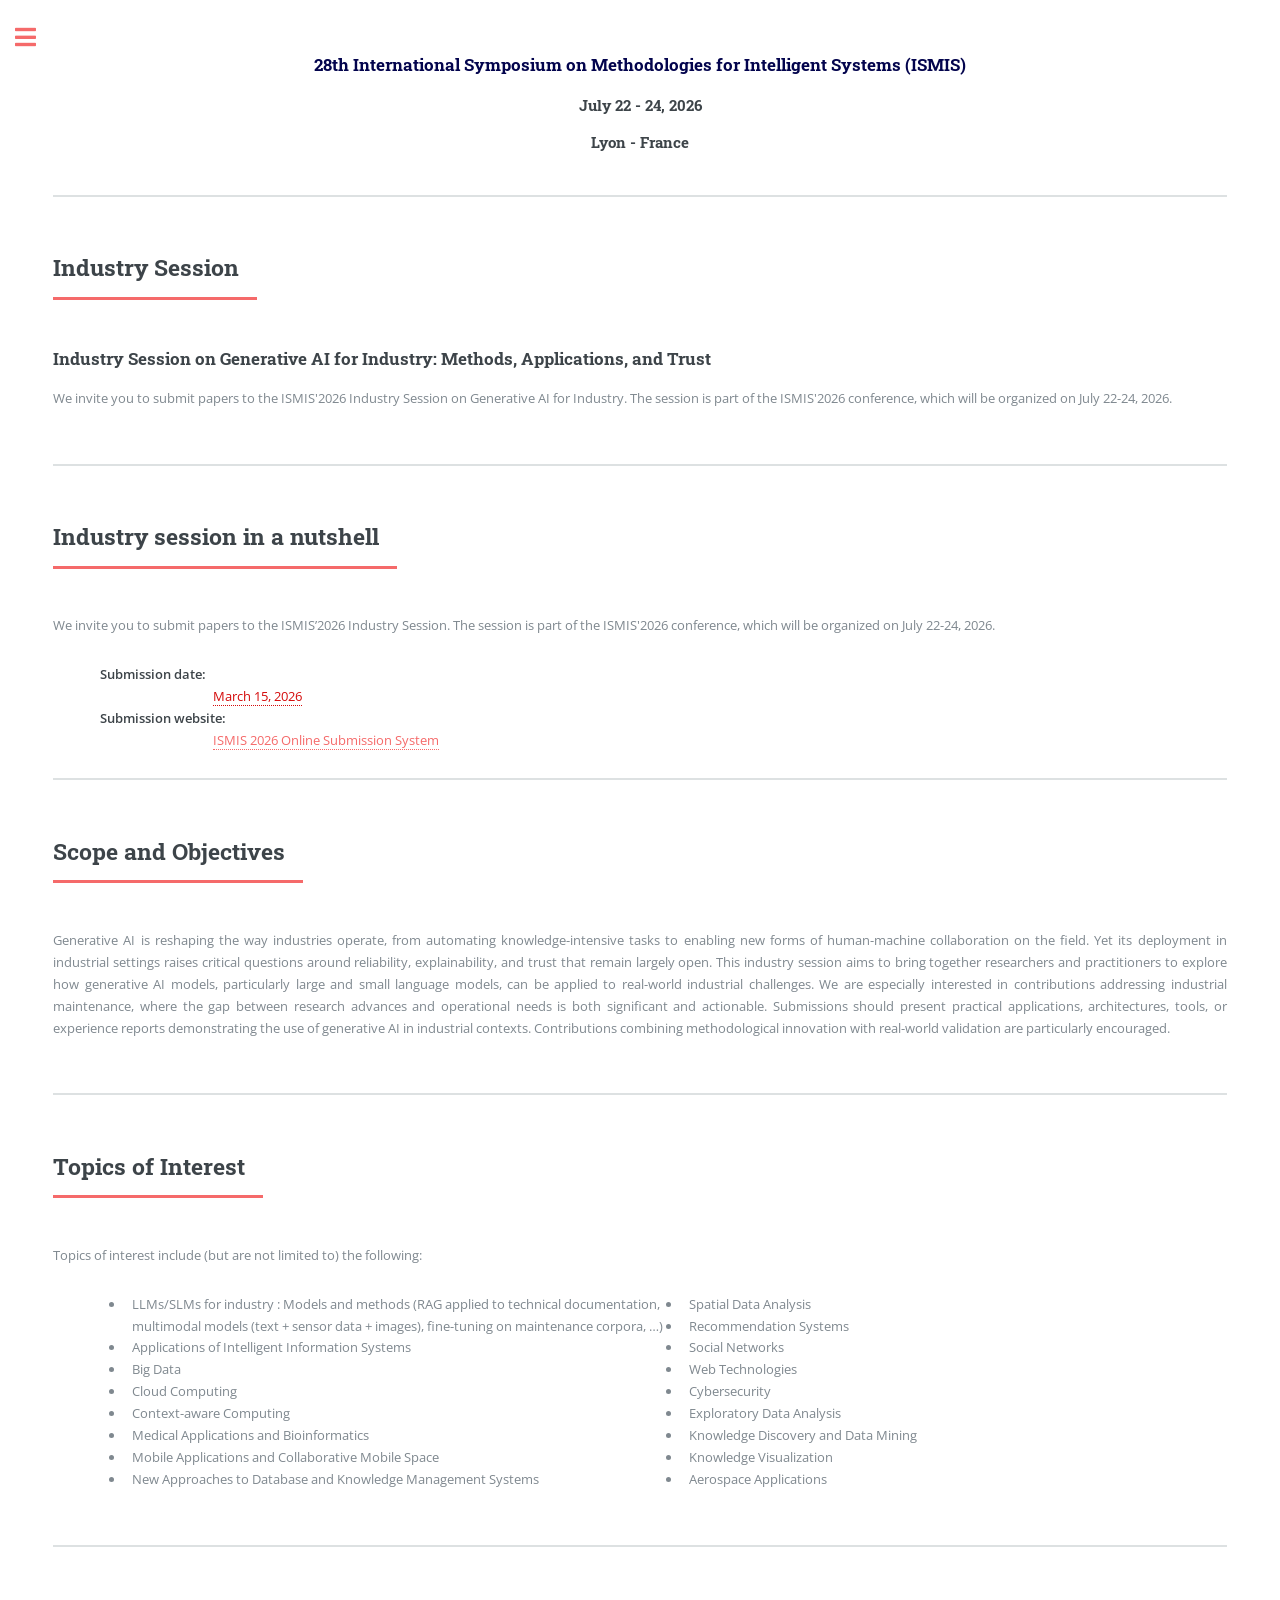
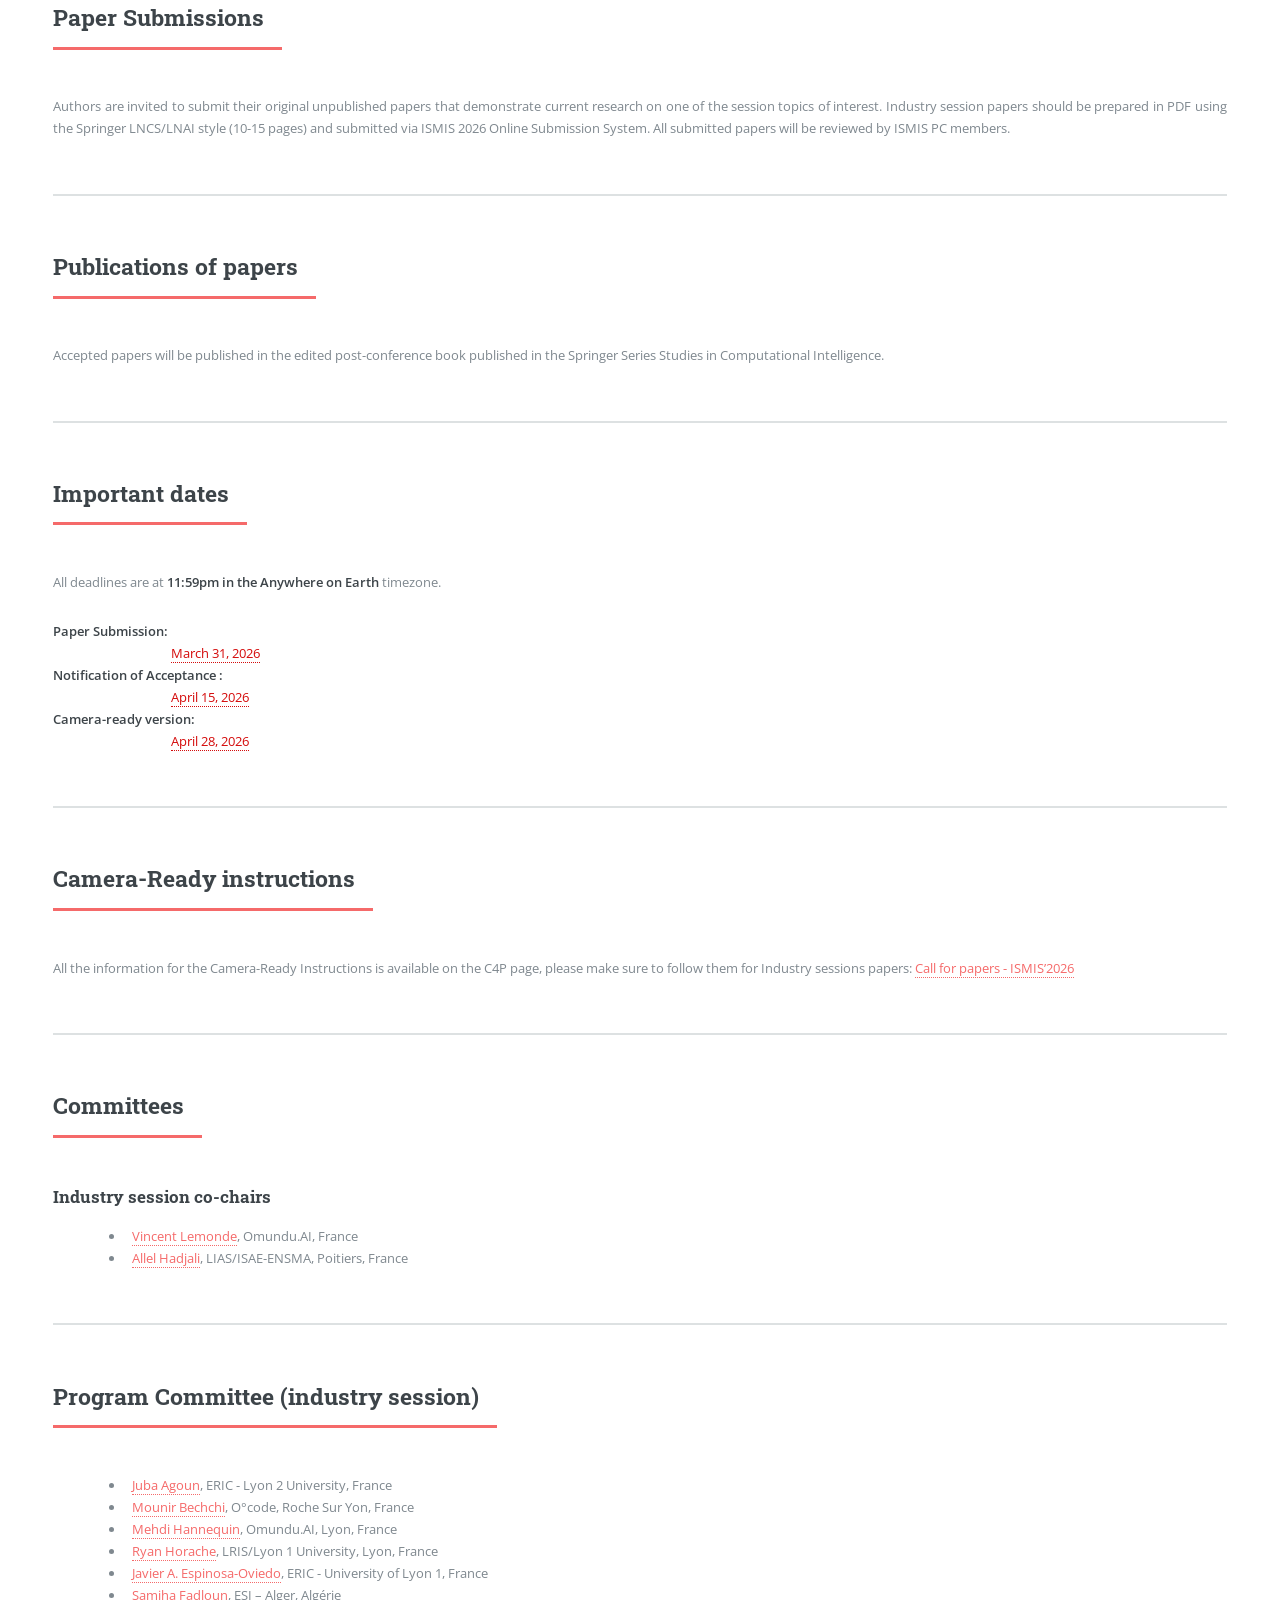
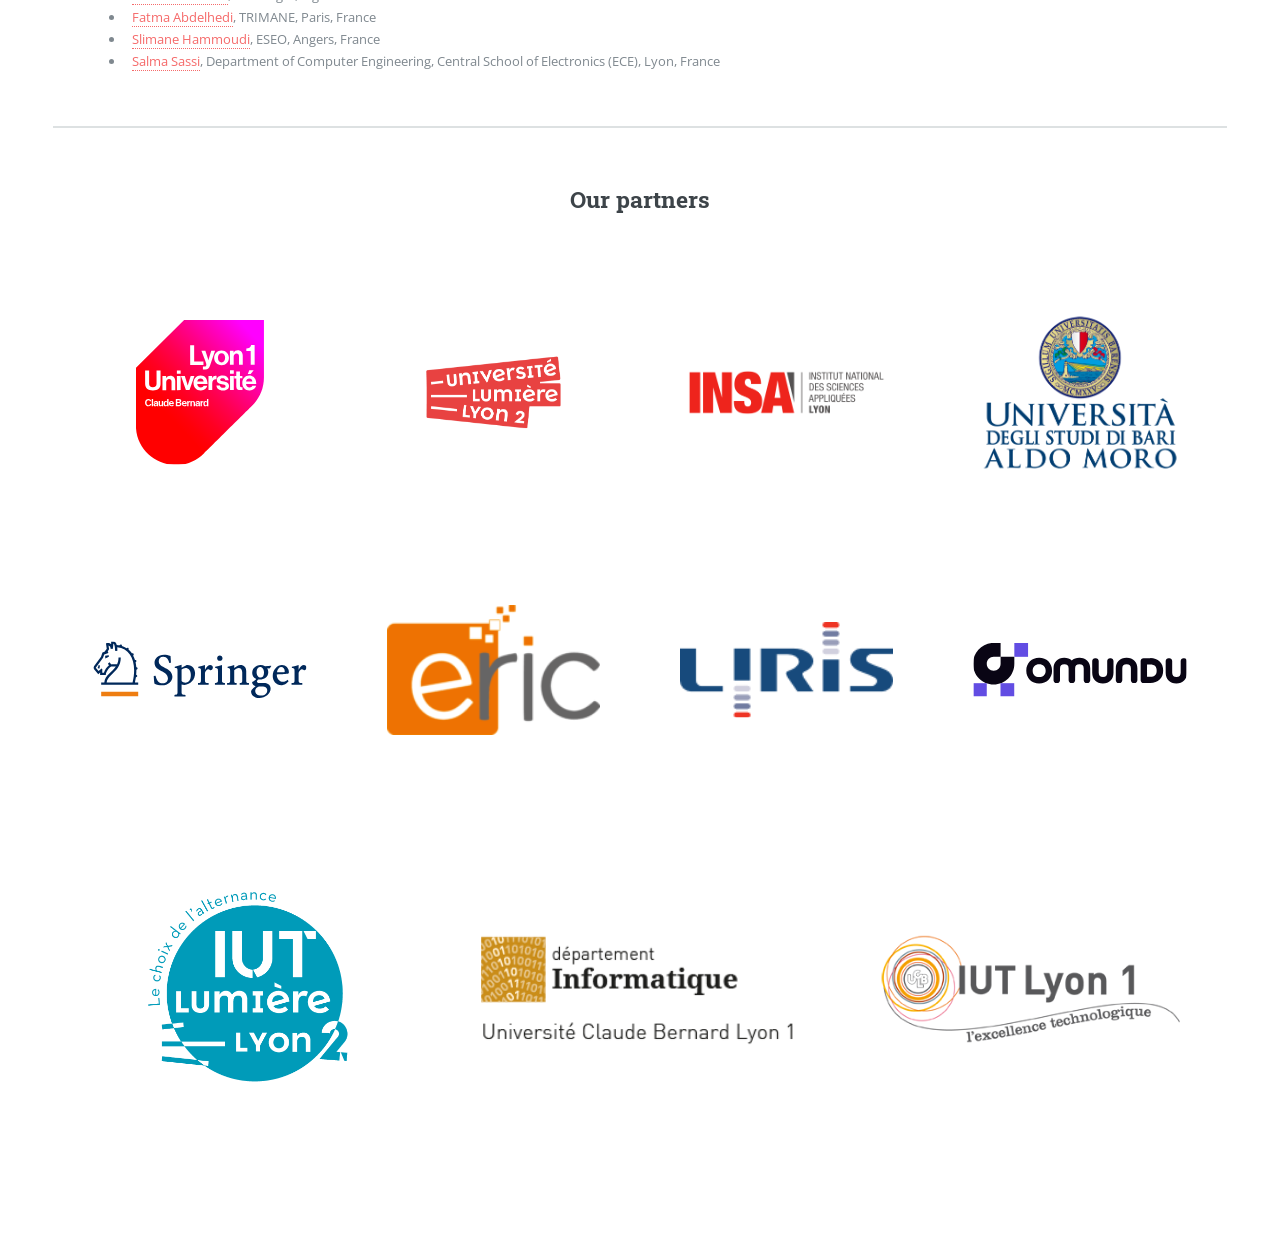
<file: industrysession.html>
<!DOCTYPE HTML>
<!--
	Editorial by HTML5 UP
	html5up.net | @ajlkn
	Free for personal and commercial use under the CCA 3.0 license (html5up.net/license)
-->
<html>
	<head>
		<title>ISMIS 2026 - Lyon</title>
		<meta charset="utf-8" />
		<meta name="viewport" content="width=device-width, initial-scale=1, user-scalable=no" />
		<link rel="stylesheet" href="assets/css/main.css" />
		<link rel="icon" type="image/png" sizes="32x32" href="images/logo-ismis-main.png" />
		<link rel="icon" type="image/png" sizes="16x16" href="images/logo-ismis-main.png" />
		<link rel="shortcut icon" href="images/logo-ismis-main.png" />
	</head>
	<body class="is-preload">

		<!-- Wrapper -->
			<div id="wrapper">

				<!-- Main -->
					<div id="main">
						<div class="inner">

							<!-- Header -->
								<!-- <header id="header">
									<a href="index.html" class="logo"><strong>Editorial</strong> by HTML5 UP</a>
									<ul class="icons">
										<li><a href="#" class="icon brands fa-twitter"><span class="label">Twitter</span></a></li>
										<li><a href="#" class="icon brands fa-facebook-f"><span class="label">Facebook</span></a></li>
										<li><a href="#" class="icon brands fa-snapchat-ghost"><span class="label">Snapchat</span></a></li>
										<li><a href="#" class="icon brands fa-instagram"><span class="label">Instagram</span></a></li>
										<li><a href="#" class="icon brands fa-medium-m"><span class="label">Medium</span></a></li>
									</ul>
								</header> -->

							<!-- Banner -->
								<section id="banner">
									<div class="content">
										<header>
											<h3 style="text-align: center; color: #03044d;">28th International Symposium on Methodologies for Intelligent Systems (ISMIS)</h2>
											<h4 style="text-align: center;">July 22 - 24, 2026</h3>
											<!-- <h4 style="text-align: center;">Université Claude Bernard Lyon 1  - Université Lumière Lyon 2</h3> -->
											<h4 style="text-align: center;">Lyon - France</h3>
										</header> 
									</div>		
								</section>
								
								<!-- <span class="image object " style="display: flex;  justify-content: center; ">
									<img style="margin-bottom: 5%; width: 100%;" src="images/mainbg.png" alt="" />
								</span> -->
							<!-- Section -->
								<section>
									<header class="major">
										<h2>Industry Session</h2>
									</header>

									<h3>Industry Session on Generative AI for Industry: Methods, Applications, and Trust</h3>
									<p style="text-align: justify;  text-justify: inter-word;">								
										

										We invite you to submit papers to the ISMIS'2026 Industry Session on Generative AI for Industry. 
										The session is part of the ISMIS'2026 conference, which will be organized on July 22-24, 2026.

									
									</p>
								</section>

								<section>
									<header class="major">
										<h2>Industry session in a nutshell</h2>
									</header>
									<p style="text-align: justify;  text-justify: inter-word;">We invite you to submit papers to 
										the ISMIS’2026 Industry Session. The session is part of the ISMIS'2026 conference, which 
										will be organized on July 22-24, 2026.</p>
									<div style="margin-left: 4%;">
											<p style="margin: 0;"><strong>Submission date:</strong><br>
											<a style="color: #d40b0b; margin-left: 10%;">March 15, 2026</a>
										</p>
										<p style="margin: 0;"><strong>Submission website:</strong><br>
											<a href="https://easychair.org/conferences?conf=ismis2026"  target="_blank" style=" margin-left: 10%;">ISMIS 2026 Online Submission System</a>
										</p>
									</div>															
								</section>
								<section>
									<header class="major">
										<h2>Scope and Objectives</h2>
									</header>
									<p style="text-align: justify;  text-justify: inter-word;">
									Generative AI is reshaping the way industries operate, from automating knowledge-intensive tasks to enabling new forms of human-machine collaboration
									 on the field. Yet its deployment in industrial settings raises critical questions around reliability, explainability, and trust that remain largely open.
									 This industry session aims to bring together researchers and practitioners to explore how generative AI models, particularly large and small 
									 language models, can be applied to real-world industrial challenges. We are especially interested in contributions addressing industrial maintenance, 
									 where the gap between research advances and operational needs is both significant and actionable. Submissions should present practical applications, 
									 architectures, tools, or experience reports demonstrating the use of generative AI in industrial contexts. Contributions combining methodological 
									 innovation with real-world validation are particularly encouraged. </p>									
								</section>


								<section>
									<header class="major">
										<h2>Topics of Interest</h2>
									</header>
									<p style="text-align: justify;  text-justify: inter-word;">Topics of interest include (but are not limited to) 
										the following:
									</p>
								
									<ul style="columns: 2; -webkit-columns: 2; -moz-columns: 2; margin-left: 5%;">
										<li>LLMs/SLMs for industry : Models and methods (RAG applied to technical documentation, multimodal models (text + sensor data + images), fine-tuning on maintenance corpora, …)</li>
										<li>Applications of Intelligent Information Systems</li>
										<li>Big Data</li>
										<li>Cloud Computing</li>
										<li>Context-aware Computing</li>
										<li>Medical Applications and Bioinformatics</li>
										<li>Mobile Applications and Collaborative Mobile Space</li>
										<li>New Approaches to Database and Knowledge Management Systems</li>
										<li>Spatial Data Analysis</li>
										<li>Recommendation Systems</li>
										<li>Social Networks</li>
										<li>Web Technologies</li>
										<li>Cybersecurity</li>
										<li>Exploratory Data Analysis</li>
										<li>Knowledge Discovery and Data Mining</li>
										<li>Knowledge Visualization</li>
										<li>Aerospace Applications</li>

									</ul>
								</section>

								<section>
									<header class="major">
										<h2>Paper Submissions</h2>
									</header>
									<p style="text-align: justify;  text-justify: inter-word;">
									Authors are invited to submit their original unpublished papers that demonstrate current research 
									on one of the session topics of interest. Industry session papers should be prepared in PDF using 
									the Springer LNCS/LNAI style (10-15 pages) and submitted via ISMIS 2026 Online Submission System. 
									All submitted papers will be reviewed by ISMIS PC members.
									</p>									
								</section>
								<section>
									<header class="major">
										<h2>Publications of papers</h2>
									</header>
									<p style="text-align: justify;  text-justify: inter-word;">
										Accepted papers will be published in the edited post-conference book published in the 
										Springer Series Studies in Computational Intelligence.
									</p>									
								</section>
								<section>
									<header class="major">
										<h2>Important dates</h2>
									</header>
									<p style="text-align: justify;  text-justify: inter-word;">
										All deadlines are at <strong>11:59pm in the Anywhere on Earth</strong> timezone.
										<p style="margin: 0;"><strong>Paper Submission:</strong><br>
											<a style="color: #d40b0b; margin-left: 10%;">March 31, 2026</a>
										</p>
										
										<p style="margin: 0;"><strong>Notification of Acceptance :</strong><br>
											<a style="color: #d40b0b; margin-left: 10%;">April 15, 2026</a>
										</p>
										<p style="margin: 0;"><strong>Camera-ready version: </strong><br>
											<a style="color: #d40b0b; margin-left: 10%;">April 28, 2026</a>
										</p>
									
									</p>									
								</section>

								<section>
									<header class="major">
										<h2>Camera-Ready instructions</h2>
									</header>
									<p style="text-align: justify;  text-justify: inter-word;">
										All the information for the Camera-Ready Instructions is available on the C4P page, 
										please make sure to follow them for Industry sessions papers: 
										<a href="https://ismis2026.univ-lyon1.fr/call-for-papers.html" target="_blank">Call for papers - ISMIS’2026</a>
									</p>									
								</section>

								<section>
									<header class="major">
										<h2>Committees</h2>
									</header>
									<h3>Industry session co-chairs</h3>
									<ul style="margin-left: 5%;">
										<li><a href="https://www.linkedin.com/in/vincentlemonde/">Vincent Lemonde</a>, Omundu.AI, France </li>
										<li><a href="https://www.lias-lab.fr/fr/members/allelhadjali/">Allel Hadjali</a>, LIAS/ISAE-ENSMA, Poitiers, France </li>
									</ul>									
								</section>

								<section>
									<header class="major">
										<h2>Program Committee (industry session)</h2>
									</header>
									<ul style="margin-left: 5%;">
										<li><a href="">Juba Agoun</a>, ERIC - Lyon 2 University, France </li>
										<li><a href="">Mounir Bechchi</a>, O°code, Roche Sur Yon, France </li>
										<li><a href="">Mehdi Hannequin</a>, Omundu.AI, Lyon, France </li>
										<li><a href="">Ryan Horache</a>, LRIS/Lyon 1 University, Lyon, France </li>
										<li><a href="">Javier A. Espinosa-Oviedo</a>, ERIC - University of Lyon 1, France </li>
										<li><a href="">Samiha Fadloun</a>, ESI – Alger, Algérie </li>
										<li><a href="">Fatma Abdelhedi</a>, TRIMANE, Paris, France </li>
										<li><a href="">Slimane Hammoudi</a>, ESEO, Angers, France </li>
										<li><a href="">Salma Sassi</a>, Department of Computer Engineering, Central School of Electronics (ECE), Lyon, France </li>
									</ul>									
								</section>
								<section class="mini-posts">
									<!-- <footer id="footer"> -->
									<header>
										<h2 style="text-align: center;">Our partners</h2>
									</header>
<table style="width: 100%; border-collapse: collapse; border: none; background: transparent !important; margin: 0;">
										
										<tr style="border: none; background: transparent !important;">
														<td style="width: 25%; padding: 0.4em 0.6em; text-align: center; vertical-align: middle; background: transparent !important;">
												<article style="background: none; box-shadow: none; border: none; margin: 0; padding: 0;">
													<a href="https://www.univ-lyon1.fr/" class="image" target="_blank"><img src="images/univ-lyon1.svg" style="padding: 27%; background: transparent !important;" alt="" /></a>
												</article>
											</td>
											<td style="width: 25%; padding: 1em; text-align: center; vertical-align: middle; background: transparent !important;">
												<article style="background: none; box-shadow: none; border: none; margin: 0; padding: 0;">
													<a href="https://www.univ-lyon2.fr/" class="image" target="_blank"><img src="images/univ-lyon2.png" style="padding: 10%; background: transparent !important;" alt="" /></a>
												</article>
											</td>
											<td style="width: 25%; padding: 1em; text-align: center; vertical-align: middle; background: transparent !important;">
												<article style="background: none; box-shadow: none; border: none; margin: 0; padding: 0;">
													<a href="https://www.insa-lyon.fr/" class="image" target="_blank"><img src="images/Logo_INSA_Lyon.png" style="padding: 10%; background: transparent !important;" alt="" /></a>
												</article>
											</td>
											<td style="width: 25%; padding: 1em; text-align: center; vertical-align: middle; background: transparent !important;">
												<article style="background: none; box-shadow: none; border: none; margin: 0; padding: 0;">
													<a href="https://www.uniba.it" class="image" target="_blank"><img src="images/univ-bari.png" style="padding: 10%; background: transparent !important;" alt="" /></a>
												</article>
											</td>
										</tr>
										
										<tr style="border: none; background: transparent !important;">
											<td style="width: 25%; padding: 1em; text-align: center; vertical-align: middle; background: transparent !important;">
												<article style="background: none; box-shadow: none; border: none; margin: 0; padding: 0;">
													<a href="https://www.springer.com/" class="image" target="_blank"><img src="images/springer-logo.svg" style="padding: 10%; background: transparent !important;" alt="" /></a>
												</article>
											</td>
											<td style="width: 25%; padding: 1em; text-align: center; vertical-align: middle; background: transparent !important;">
												<article style="background: none; box-shadow: none; border: none; margin: 0; padding: 0;">
													<a href="https://eric.univ-lyon2.fr/" class="image" target="_blank"><img src="images/eric.png" style="padding: 10%; background: transparent !important;" alt="" /></a>
												</article>
											</td>
											<td style="width: 25%; padding: 1em; text-align: center; vertical-align: middle; background: transparent !important;">
												<article style="background: none; box-shadow: none; border: none; margin: 0; padding: 0;">
													<a href="https://liris.cnrs.fr/" class="image" target="_blank"><img src="images/liris.png" style="padding: 10%; background: transparent !important;" alt="" /></a>
												</article>
											</td>
											<td style="width: 25%; padding: 1em; text-align: center; vertical-align: middle; background: transparent !important;">
												<article style="background: none; box-shadow: none; border: none; margin: 0; padding: 0;">
													<a href="https://www.omund.ai/" class="image" target="_blank"><img src="images/omundu.svg" style="padding: 10%; background: transparent !important;" alt="" /></a>
												</article>
											</td>
										</tr>

										<tr style="border: none; background: transparent !important;">
											<td colspan="4" style="padding: 0; border: none; background: transparent !important;">
												<table style="width: 100%; border-collapse: collapse; border: none; background: transparent !important;">
																<tr style="border: none;background: transparent !important; line-height: 0.9;">
														<td style="width: 33.33%; padding: 1em; text-align: center; vertical-align: middle; background: transparent !important;">
															<article style="background: none; box-shadow: none; border: none; margin: 0; padding: 0;">
																	<a href="https://iut.univ-lyon2.fr/" class="image" target="_blank"><img src="images/logo-iut.png" style="padding: 16%; background: transparent !important;" alt="" /></a>
															</article>
														</td>
														<td style="width: 33.33%; padding: 1em; text-align: center; vertical-align: middle; background: transparent !important;">
															<article style="background: none; box-shadow: none; border: none; margin: 0; padding: 0;">
																	<a href="https://fst-informatique.univ-lyon1.fr/" class="image" target="_blank"><img src="images/dpt-info-lyon1.png" style="padding: 6%; background: transparent !important;" alt="" /></a>
															</article>
														</td>
														<td style="width: 33.33%; padding: 1em; text-align: center; vertical-align: middle; background: transparent !important;">
															<article style="background: none; box-shadow: none; border: none; margin: 0; padding: 0;">
																	<a href="https://iut.univ-lyon1.fr/" class="image" target="_blank"><img src="images/iut-lyon1.png" style="padding: 6%; background: transparent !important;" alt="" /></a>
															</article>
														</td>
													</tr>
												</table>
											</td>
										</tr>
									</table>
									<!-- </footer> -->
								</section>
						</div>
					</div>

				<!-- Sidebar -->
					<div id="sidebar">
						<div class="inner">
								<nav id="menu">
									<a href="index.html" class="close">
									<span class="image object " style="display: flex; justify-content: center; ">
										<img src="images/logo-ismis-main.png" style="width: 50%;" />
									</span>
									</a>
									<ul>
										<li><a href="index.html">ISMIS conference</a></li>
										<li><a href="call-for-papers.html">Call for papers</a></li>
										<li><a href="industrysession.html">Industry session</a></li>
										<li><a href="committees.html">Committees</a></li>
										<li><a href="program.html">Program</a></li>
										<li><a href="registration.html">Registration</a></li>
                                        <li><a href="venue.html">Venue</a></li>
									</ul>
								</nav>

							<!-- Section -->
								

							<!-- Section -->
								<section>
									<header class="major">
										<h2>Contacts</h2>
									</header>
									<!-- <p>Sed varius enim lorem ullamcorper dolore aliquam aenean ornare velit lacus, ac varius enim lorem ullamcorper dolore. Proin sed aliquam facilisis ante interdum. Sed nulla amet lorem feugiat tempus aliquam.</p> -->
									<ul class="contact">
										<li class="icon solid fa-envelope"><a href="#">ismis2026@cnrs.liris.fr</a></li>
										<li class="icon solid fa-phone">+33 4 72 43 27 74</li>
										<li class="icon brands fa-twitter">#ismis2026</li>
										<li class="icon brands fa-linkedin">#ismis2026</li>
										
										<li class="icon solid fa-home"> <strong>Hedy Lamarr Building</strong><br />  <strong>Claude Chappe Auditorium</strong><br />
																		6 Avenue des Arts<br />
																		69100 Villeurbanne, France
																		</li>
									</ul>
								</section>

							<!-- Footer -->
								<footer id="footer">
									<p class="copyright">&copy; Untitled. All rights reserved. Developed by: <a href="https://juba-agoun.github.io/">Juba Agoun</a>. Design: <a href="https://html5up.net">HTML5 UP</a>.</p>
								</footer>

						</div>
					</div>

			</div>

		<!-- Scripts -->
			<script src="assets/js/jquery.min.js"></script>
			<script src="assets/js/browser.min.js"></script>
			<script src="assets/js/breakpoints.min.js"></script>
			<script src="assets/js/util.js"></script>
			<script src="assets/js/main.js"></script>

	</body>
</html>
</file>
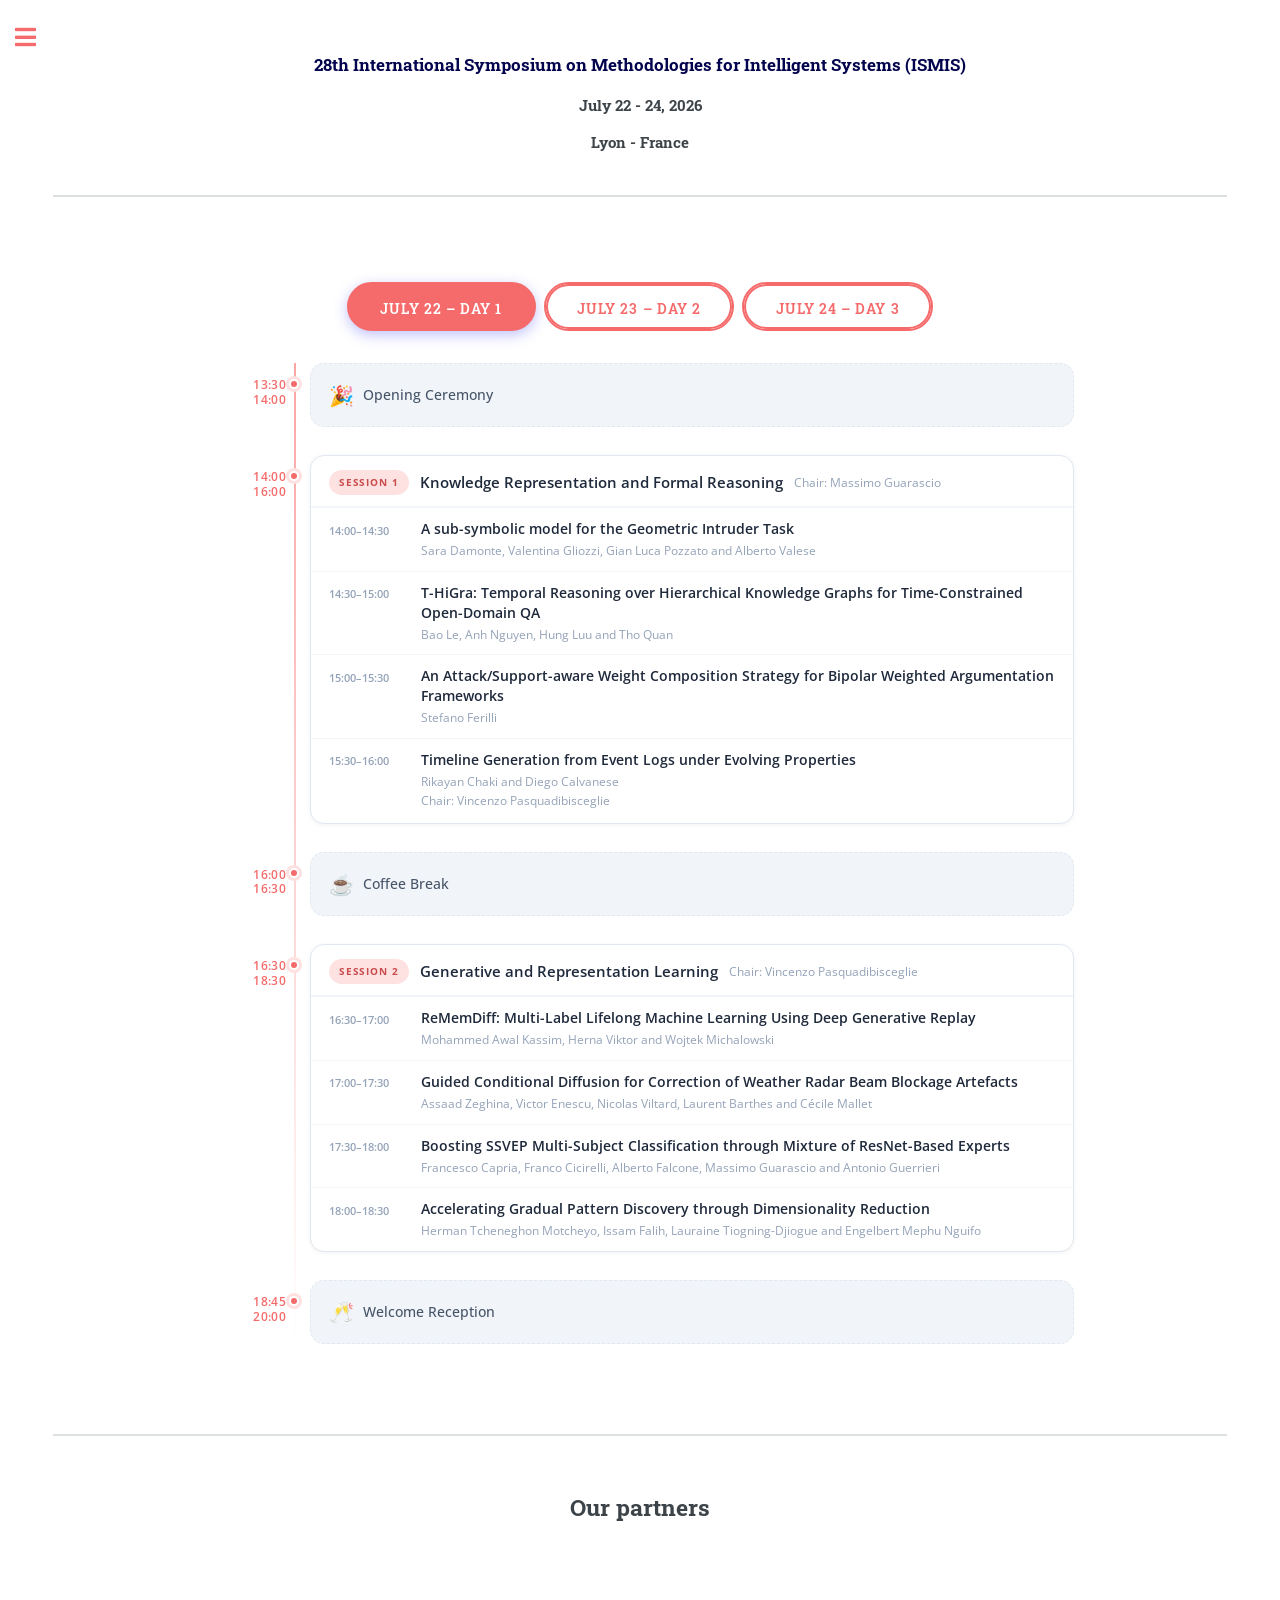
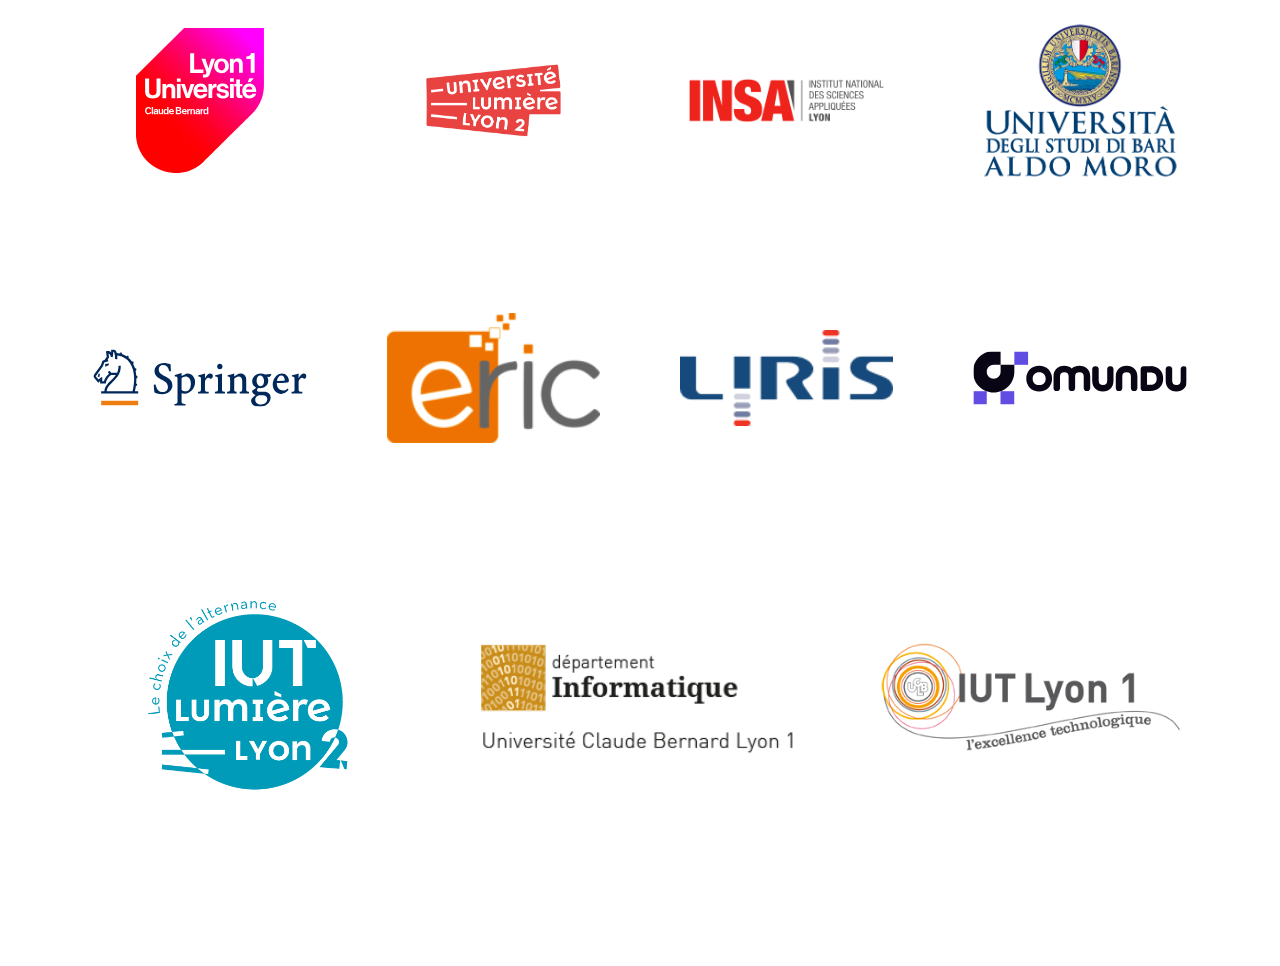
<file: program.html>
<!DOCTYPE HTML>
<!--
	Editorial by HTML5 UP
	html5up.net | @ajlkn
	Free for personal and commercial use under the CCA 3.0 license (html5up.net/license)
-->
<html>
	<head>
		<title>ISMIS 2026 - Lyon</title>
		<meta charset="utf-8" />
		<meta name="viewport" content="width=device-width, initial-scale=1, user-scalable=no" />
		<link rel="stylesheet" href="assets/css/main.css" />
    <link rel="icon" type="image/png" sizes="32x32" href="images/logo-ismis-main.png" />
    <link rel="icon" type="image/png" sizes="16x16" href="images/logo-ismis-main.png" />
    <link rel="shortcut icon" href="images/logo-ismis-main.png" />
	</head>
	<body class="is-preload">

		<!-- Wrapper -->
			<div id="wrapper">

				<!-- Main -->
					<div id="main">
						<div class="inner">
							

							<!-- Header -->
								<!-- <header id="header">
									<a href="index.html" class="logo"><strong>Editorial</strong> by HTML5 UP</a>
									<ul class="icons">
										<li><a href="#" class="icon brands fa-twitter"><span class="label">Twitter</span></a></li>
										<li><a href="#" class="icon brands fa-facebook-f"><span class="label">Facebook</span></a></li>
										<li><a href="#" class="icon brands fa-snapchat-ghost"><span class="label">Snapchat</span></a></li>
										<li><a href="#" class="icon brands fa-instagram"><span class="label">Instagram</span></a></li>
										<li><a href="#" class="icon brands fa-medium-m"><span class="label">Medium</span></a></li>
									</ul>
								</header> -->

							<!-- Banner -->
							 <section id="banner">
								<div class="content">
									<header>
										<h3 style="text-align: center; color: #03044d;">28th International Symposium on Methodologies for Intelligent Systems (ISMIS)</h2>
										<h4 style="text-align: center;">July 22 - 24, 2026</h3>
										<!-- <h4 style="text-align: center;">Université Claude Bernard Lyon 1  - Université Lumière Lyon 2</h3> -->
										<h4 style="text-align: center;">Lyon - France</h3>
									</header> 
								</div>		
							</section>

							<section>

  <style>
    :root {
      --indigo-950: #1e1b4b;
      --indigo-900: #312e81;
      --indigo-700: #c94b4b;
      --indigo-500: #f56a6a; /* Ta couleur de base */
      --indigo-300: #fca5a5;
      --indigo-100: #fee2e2;
      --slate-50:  #f8fafc;
      --slate-100: #f1f5f9;
      --slate-200: #e2e8f0;
      --slate-400: #94a3b8;
      --slate-600: #475569;
      --slate-800: #1e293b;
      --amber-400: #fbbf24;
    }

 
    * { box-sizing: border-box; }
 
    /* body {
      font-family: 'DM Sans', sans-serif;
      background: var(--slate-50);
      color: var(--slate-800);
      margin: 0;
    } */
 
    /* h1, h2, h3 {
      font-family: 'DM Serif Display', serif;
    } */
 
    /* ── Hero banner ── */
    .hero {
      background: linear-gradient(135deg, var(--indigo-950) 0%, var(--indigo-900) 60%, #3730a3 100%);
      color: white;
      padding: 3.5rem 1.5rem 4rem;
      text-align: center;
      position: relative;
      overflow: hidden;
    }
    .hero::before {
      content: '';
      position: absolute;
      inset: 0;
      background: radial-gradient(ellipse 80% 60% at 50% -10%, rgba(99,102,241,.35) 0%, transparent 70%);
      pointer-events: none;
    }
    .hero-badge {
      display: inline-block;
      background: rgba(165,180,252,.18);
      border: 1px solid rgba(165,180,252,.35);
      color: var(--indigo-300);
      font-size: .75rem;
      font-weight: 600;
      letter-spacing: .12em;
      text-transform: uppercase;
      padding: .35rem 1rem;
      border-radius: 999px;
      margin-bottom: 1.25rem;
    }
    .hero h1 {
      font-size: clamp(2rem, 5vw, 3.25rem);
      font-style: italic;
      margin: 0 0 .5rem;
      letter-spacing: -.01em;
    }
    .hero p {
      color: var(--indigo-300);
      font-size: 1rem;
      margin: 0;
    }
 
    /* ── Tab strip ── */
    .tabs-wrapper {
      display: flex;
      justify-content: center;
      gap: .5rem;
      padding: 2rem 1rem 0;
      flex-wrap: wrap;
    }
    .tab-btn {
      font-size: .875rem;
      font-weight: 600;
      border-radius: 999px;
      border: 2px solid currentColor;
      background: transparent;
      color: var(--indigo-700);
      cursor: pointer;
      transition: all .2s ease;
      white-space: nowrap;
    }
    .tab-btn:hover {
      border-color: var(--indigo-500);
      color: var(--indigo-700);
    }
    .tab-btn.active {
      background-color: #f56a6a;
      border-color: #f56a6a;
      color: white !important;
      box-shadow: 0 4px 14px rgba(99,102,241,.4);
    }
 
    /* ── Day panel ── */
    .day-panel {
      display: none;
      max-width: 900px;
      margin: 2rem auto 4rem;
      padding: 0 1rem;
      animation: fadeUp .35s ease both;
    }
    .day-panel.active { display: block; }
 
    @keyframes fadeUp {
      from { opacity: 0; transform: translateY(14px); }
      to   { opacity: 1; transform: translateY(0); }
    }
 
    /* ── Timeline spine ── */
    .timeline { position: relative; }
    .timeline::before {
      content: '';
      position: absolute;
      left: 5.5rem;
      top: 0;
      bottom: 0;
      width: 2px;
      background: linear-gradient(to bottom, var(--indigo-300), transparent);
    }
 
    /* ── Time slot row ── */
    .slot {
      display: flex;
      gap: 1.5rem;
      align-items: flex-start;
      margin-bottom: 1.75rem;
      position: relative;
    }
    .slot-time {
      width: 5rem;
      flex-shrink: 0;
      text-align: right;
      font-size: .72rem;
      font-weight: 600;
      color: var(--indigo-500);
      letter-spacing: .03em;
      padding-top: .95rem;
      line-height: 1.3;
    }
 
    /* dot on the spine */
    .slot::after {
      content: '';
      position: absolute;
      left: 5.2rem;
      top: 1rem;
      width: 10px;
      height: 10px;
      border-radius: 50%;
      background: var(--indigo-500);
      border: 2px solid white;
      box-shadow: 0 0 0 3px var(--indigo-100);
    }
 
    /* ── Cards ── */
    .card {
      flex: 1;
      background: white;
      border-radius: 14px;
      border: 1px solid var(--slate-200);
      overflow: hidden;
      box-shadow: 0 1px 4px rgba(0,0,0,.06);
      transition: box-shadow .2s ease, transform .2s ease;
    }
    .card:hover {
      box-shadow: 0 6px 20px rgba(99,102,241,.12);
      transform: translateY(-2px);
    }
 
    /* special events (break, lunch, ceremony…) */
    .card.special {
      background: var(--slate-100);
      border: 1.5px dashed var(--slate-200);
      box-shadow: none;
    }
    .card.special:hover { transform: none; box-shadow: none; }
 
    .card-header {
      padding: .85rem 1.1rem .7rem;
      border-bottom: 1px solid var(--slate-100);
      display: flex;
      align-items: center;
      gap: .7rem;
    }
    .session-badge {
      font-size: .65rem;
      font-weight: 700;
      letter-spacing: .08em;
      text-transform: uppercase;
      background: var(--indigo-100);
      color: var(--indigo-700);
      padding: .25rem .65rem;
      border-radius: 999px;
      white-space: nowrap;
    }
    .session-title {
      font-size: .95rem;
      font-weight: 600;
      color: var(--slate-800);
    }
 
    /* special card label */
    .special-label {
      display: flex;
      align-items: center;
      gap: .6rem;
      padding: .9rem 1.1rem;
      color: var(--slate-600);
      font-size: .9rem;
      font-weight: 500;
    }
    .special-icon { font-size: 1.25rem; }
 
    /* ── Talk rows ── */
    .talk {
      display: flex;
      align-items: flex-start;
      gap: .75rem;
      padding: .7rem 1.1rem;
      border-top: 1px solid var(--slate-100);
      transition: background .15s;
    }
    .talk:first-of-type { border-top: none; }
    .talk:hover { background: var(--slate-50); }
    .talk-time {
      font-size: .68rem;
      font-weight: 600;
      color: var(--slate-400);
      white-space: nowrap;
      padding-top: .15rem;
      min-width: 5rem;
    }
    .talk-body { flex: 1; }
    .talk-title {
      font-size: .88rem;
      font-weight: 600;
      color: var(--slate-800);
      margin-bottom: .2rem;
      line-height: 1.4;
    }
    .talk-authors {
      font-size: .78rem;
      color: var(--slate-400);
      line-height: 1.4;
    }
 
    /* ── Responsive ── */
    @media (max-width: 600px) {
      .timeline::before { left: 4.4rem; }
      .slot-time { width: 4rem; font-size: .65rem; }
      .slot::after { left: 4.1rem; }
      .talk-time { min-width: 4rem; font-size: .65rem; }
    }
  </style>
								<!-- ════════════════════════════════════════════════
     TABS
════════════════════════════════════════════════ -->
<div class="tabs-wrapper" role="tablist" aria-label="Conference days">
  <button class="tab-btn active" role="tab" aria-selected="true"  aria-controls="day1" onclick="switchDay('day1', this)">July 22 – Day 1</button>
  <button class="tab-btn"        role="tab" aria-selected="false" aria-controls="day2" onclick="switchDay('day2', this)">July 23 – Day 2</button>
  <button class="tab-btn"        role="tab" aria-selected="false" aria-controls="day3" onclick="switchDay('day3', this)">July 24 – Day 3</button>
</div>
 
<!-- ════════════════════════════════════════════════
     DAY 1 – July 22
════════════════════════════════════════════════ -->
<div id="day1" class="day-panel active" role="tabpanel">
  <div class="timeline">
 
    <!-- Opening ceremony -->
    <div class="slot">
      <div class="slot-time">13:30<br>14:00</div>
      <div class="card special">
        <div class="special-label"><span class="special-icon">🎉</span> Opening Ceremony</div>
      </div>
    </div>
 
    <!-- Session 1 -->
    <div class="slot">
      <div class="slot-time">14:00<br>16:00</div>
      <div class="card">
        <div class="card-header">
          <span class="session-badge">Session 1</span>
          <span class="session-title">Knowledge Representation and Formal Reasoning</span>
          <span class="talk-authors"> Chair: Massimo Guarascio</span>
        </div>
        <div class="talk">
          <div class="talk-time">14:00–14:30</div>
          <div class="talk-body">
            <div class="talk-title">A sub-symbolic model for the Geometric Intruder Task</div>
            <div class="talk-authors">Sara Damonte, Valentina Gliozzi, Gian Luca Pozzato and Alberto Valese</div>
          </div>
        </div>
        <div class="talk">
          <div class="talk-time">14:30–15:00</div>
          <div class="talk-body">
            <div class="talk-title">T-HiGra: Temporal Reasoning over Hierarchical Knowledge Graphs for Time-Constrained Open-Domain QA</div>
            <div class="talk-authors">Bao Le, Anh Nguyen, Hung Luu and Tho Quan</div>
          </div>
        </div>
        <div class="talk">
          <div class="talk-time">15:00–15:30</div>
          <div class="talk-body">
            <div class="talk-title">An Attack/Support-aware Weight Composition Strategy for Bipolar Weighted Argumentation Frameworks</div>
            <div class="talk-authors">Stefano Ferilli</div>
          </div>
        </div>
        <div class="talk">
          <div class="talk-time">15:30–16:00</div>
          <div class="talk-body">
            <div class="talk-title">Timeline Generation from Event Logs under Evolving Properties</div>
            <div class="talk-authors">Rikayan Chaki and Diego Calvanese</div>
            <span class="talk-authors"> Chair: Vincenzo Pasquadibisceglie</span>
          </div>
        </div>
      </div>
    </div>
 
    <!-- Coffee break -->
    <div class="slot">
      <div class="slot-time">16:00<br>16:30</div>
      <div class="card special">
        <div class="special-label"><span class="special-icon">☕</span> Coffee Break</div>
      </div>
    </div>
 
    <!-- Session 2 -->
    <div class="slot">
      <div class="slot-time">16:30<br>18:30</div>
      <div class="card">
        <div class="card-header">
          <span class="session-badge">Session 2</span>
          <span class="session-title">Generative and Representation Learning</span>
          <span class="talk-authors"> Chair: Vincenzo Pasquadibisceglie</span>
        </div>
        <div class="talk">
          <div class="talk-time">16:30–17:00</div>
          <div class="talk-body">
            <div class="talk-title">ReMemDiff: Multi-Label Lifelong Machine Learning Using Deep Generative Replay</div>
            <div class="talk-authors">Mohammed Awal Kassim, Herna Viktor and Wojtek Michalowski</div>
          </div>
        </div>
        <div class="talk">
          <div class="talk-time">17:00–17:30</div>
          <div class="talk-body">
            <div class="talk-title">Guided Conditional Diffusion for Correction of Weather Radar Beam Blockage Artefacts</div>
            <div class="talk-authors">Assaad Zeghina, Victor Enescu, Nicolas Viltard, Laurent Barthes and Cécile Mallet</div>
          </div>
        </div>
        <div class="talk">
          <div class="talk-time">17:30–18:00</div>
          <div class="talk-body">
            <div class="talk-title">Boosting SSVEP Multi-Subject Classification through Mixture of ResNet-Based Experts</div>
            <div class="talk-authors">Francesco Capria, Franco Cicirelli, Alberto Falcone, Massimo Guarascio and Antonio Guerrieri</div>
          </div>
        </div>
        <div class="talk">
          <div class="talk-time">18:00–18:30</div>
          <div class="talk-body">
            <div class="talk-title">Accelerating Gradual Pattern Discovery through Dimensionality Reduction</div>
            <div class="talk-authors">Herman Tcheneghon Motcheyo, Issam Falih, Lauraine Tiogning-Djiogue and Engelbert Mephu Nguifo</div>
          </div>
        </div>
      </div>
    </div>
 
    <!-- Reception -->
    <div class="slot">
      <div class="slot-time">18:45<br>20:00</div>
      <div class="card special">
        <div class="special-label"><span class="special-icon">🥂</span> Welcome Reception</div>
      </div>
    </div>
 
  </div><!-- /timeline -->
</div><!-- /day1 -->
 
<!-- ════════════════════════════════════════════════
     DAY 2 – July 23
════════════════════════════════════════════════ -->
<div id="day2" class="day-panel" role="tabpanel">
  <div class="timeline">
 
    <!-- Invited talk -->
    <div class="slot">
      <div class="slot-time">09:00<br>10:00</div>
      <div class="card special">
        <div class="special-label"></span>           
          <div class="speaker-photo" style="display: inline-block; align-items: center; gap: 0.75rem;">
            <h4><a href="http://www.liaad.up.pt/area/jgama/" target="_blank">João <br/> Gama</a></h4>

            <img src="images/speakers/joao-gama.jpg" alt="João Gama" style="width:64px; height:64px; object-fit:cover; border-radius:50%; display:inline-block;" />
          </div>

          
          <!-- <p>  <strong>Abstract:</strong> In the era of big data, the ability to analyze and extract insights from continuous data streams has become increasingly crucial. Data streaming mining is a field that focuses on developing algorithms and techniques to process and analyze large volumes of data in real-time. This talk will explore the challenges and opportunities in data streaming mining, with a particular emphasis on the concepts of learning and forgetting. We will discuss how machine learning models can be designed to adapt to evolving data streams while effectively managing memory constraints. Additionally, we will delve into strategies for handling concept drift, where the underlying data distribution changes over time, and how forgetting mechanisms can help maintain model performance in dynamic environments.</p> -->
          <div class="talk-body">
            <div class="talk-title"> Data Streams: Learning and Forgetting.<span class="talk-authors"> Chair: Engelbert Mephu Nguifo</span></div>
            <div class="talk-authors"><strong>Abstract:</strong> <br/> The increasing deployment of sensors, connected devices, and cyber-physical systems is generating continuous, high-speed data streams in dynamic, evolving environments. In such settings, learning systems must move beyond static models trained once on finite datasets, toward adaptive models that learn continuously, detect change, and forget outdated information. This talk explores the role of learning and forgetting in data stream mining, with emphasis on real-time decision-making under limited computational resources. The first part presents a case study on interconnect bypass fraud detection in telecommunications. Traditional blacklist-based approaches are limited in their ability to detect new fraud patterns and adapt to behavioural changes. We discuss a data-driven online approach based on streaming algorithms, including Heavy Hitters and Hierarchical Heavy Hitters, and introduce a fast-forgetting extension of the Lossy Counting algorithm. Experimental results on large-scale call datasets show that forgetting improves the detection of recent abnormal activity while reducing memory usage and execution time. The second part addresses rare-event explanation in industrial sensor streams. We present a neuro-symbolic architecture for real-time fault detection and explanation in air compressor units. The detection layer uses an LSTM autoencoder trained on normal behaviour, while the explanation layer learns online regression rules that map sensor inputs to reconstruction error. A Chebyshev-based sampling strategy focuses learning on rare, high-error observations. This architecture provides both global explanations through learned rule sets and local explanations through the rules triggered by individual anomalies. Together, these examples illustrate how online learning, adaptive forgetting, and interpretable modelling can support robust, efficient, and explainable intelligence over data streams. 
              </div>
            <div class="talk-authors"><strong>Biography:</strong> <br/> João Gama is an Emeritus Professor at the University of Porto, Portugal. He received his PhD in Computer Science from the University of Porto in 2000. He taught Informatics and data sciences at the School of Economics for more than 30 years. He was the Director of the Master's in Data Analytics for 12 years. He is an EurAI Fellow, an IEEE Fellow, and a Fellow of the Asia-Pacific AI Association. He is a member of the Academia das Ciências de Lisboa. He is a member of the board of directors of LIAAD, a group affiliated with INESC Tec. His main scientific contributions are in the field of learning from data streams, for which he has an extensive record of publications.  He is the Editor-in-Chief of the International Journal of Data Science and Analytics, published by Springer.</div>
          </div>
        
        </div>
      </div>
    </div>
 
    <!-- Coffee break -->
    <div class="slot">
      <div class="slot-time">10:00<br>10:30</div>
      <div class="card special">
        <div class="special-label"><span class="special-icon">☕</span> Coffee Break</div>
      </div>
    </div>
 
    <!-- Session 3 -->
    <div class="slot">
      <div class="slot-time">10:30<br>12:30</div>
      <div class="card">
        <div class="card-header">
          <span class="session-badge">Session 3</span>
          <span class="session-title">Reliability, Safety and Explainable AI</span>
          <span class="talk-authors"> Chair: Herna Viktor</span>
        </div>
        <div class="talk">
          <div class="talk-time">10:30–11:00</div>
          <div class="talk-body">
            <div class="talk-title">MalARN: an Adversarial Reconstruction Network for Improving Detection of Evolving Malware</div>
            <div class="talk-authors">Francesco Pasqualatto, Luca Caviglione, Massimo Guarascio, Angelica Liguori, Giuseppe Manco, Ettore Ritacco and Antonino Rullo</div>
          </div>
        </div>
        <div class="talk">
          <div class="talk-time">11:00–11:30</div>
          <div class="talk-body">
            <div class="talk-title">Diagnosing Hallucinations in RAG-Based Educational Recommendation Systems: A Controlled Comparative Study</div>
            <div class="talk-authors">Ichrak Ennaceur, Haytham Elghazel, Alexandre Aussem, Guillaume Lefebvre and Matthieu Sonnati</div>
          </div>
        </div>
        <div class="talk">
          <div class="talk-time">11:30–12:00</div>
          <div class="talk-body">
            <div class="talk-title">A Local Reliability Index for Trust-Aware Prediction Explanations under Missing Data</div>
            <div class="talk-authors">Thanina Amirat, Ilhem Arroudj, Juba Agoun, Louenas Bounia and Lamia Yessad</div>
          </div>
        </div>
        <div class="talk">
          <div class="talk-time">12:00–12:30</div>
          <div class="talk-body">
            <div class="talk-title">Counterfactuals to Manage Ongoing Business Process Deviances</div>
            <div class="talk-authors">Vincenzo Pasquadibisceglie, Rossella Anna Giansante, Annalisa Appice and Donato Malerba</div>
          </div>
        </div>
      </div>
    </div>
 
    <!-- Lunch -->
    <div class="slot">
      <div class="slot-time">12:30<br>14:00</div>
      <div class="card special">
        <div class="special-label"><span class="special-icon">🍽️</span> Lunch Break</div>
      </div>
    </div>
 
    <!-- Session 4 -->
    <div class="slot">
      <div class="slot-time">14:00<br>15:30</div>
      <div class="card">
        <div class="card-header">
          <span class="session-badge">Session 4</span>
          <span class="session-title">Industry Session (1)</span>
          <span class="talk-authors"> Chair: Juba Agoun  </span>
        </div>
        <div class="talk">
          <div class="talk-time">14:00–14:30</div>
          <div class="talk-body">
            <div class="talk-title">How to use Language Models for Vehicle Service Complaint Classification under Industrial Constraints?</div>
            <div class="talk-authors">Adeel Zafar, Slawomir Nowaczyk, Hamid Sarmadi, Saeed Gholami Shahbandi and Nuwan Amila Gunasekara</div>
          </div>
        </div>
        <div class="talk">
          <div class="talk-time">14:30–15:00</div>
          <div class="talk-body">
            <div class="talk-title">Knowledge Extraction from Aviation Incident Reports via LLM Aspect-Based Summarization and Topic Modeling</div>
            <div class="talk-authors">Carl Hatoum, Catherine Combes, Virginie Burnaz-Fresse, Christophe Gravier and Mathieu Orzalesi</div>
          </div>
        </div>
        <div class="talk">
          <div class="talk-time">15:00–15:30</div>
          <div class="talk-body">
            <div class="talk-title">A Practical Evaluation Methodology for Generative AI in Maintenance Applications: Accuracy and Carbon Footprint</div>
            <div class="talk-authors">Najwa Errachidy, Mounir Bechchi and Dominique Chabot</div>
          </div>
        </div>
      </div>
    </div>
 
    <!-- Coffee break -->
    <div class="slot">
      <div class="slot-time">15:30<br>16:00</div>
      <div class="card special">
        <div class="special-label"><span class="special-icon">☕</span> Coffee Break</div>
      </div>
    </div>
 
    <!-- Session 5 -->
    <div class="slot">
      <div class="slot-time">16:00<br>17:30</div>
      <div class="card">
        <div class="card-header">
          <span class="session-badge">Session 5</span>
          <span class="session-title">Industry Session (2)</span>
                    <span class="talk-authors"> Chair: Mohand-Saïd Hacid</span>
        </div>
        <div class="talk">
          <div class="talk-time">16:00–16:30</div>
          <div class="talk-body">
            <div class="talk-title">Towards Personalized Oncology Rehabilitation: A Hybrid LLM–Knowledge Graph Recommendation Approach</div>
            <div class="talk-authors">Hiba Djebabria, Yacine Sam and Nizar Messai</div>
          </div>
        </div>
        <div class="talk">
          <div class="talk-time">16:30–17:00</div>
          <div class="talk-body">
          <div class="talk-title">From Zero-Shot to Domain Precision: Synthetic Data Fine-Tuning for Robust NER in Low-Resource Domain-Specific Texts</div>
            <div class="talk-authors">Adeel Zafar, Slawomir Nowaczyk and Hamid Sarmadi</div>
          </div>
        </div>
        
      </div>
    </div>
 
    <!-- Social dinner -->
    <div class="slot">
      <div class="slot-time">20:00<br>22:30</div>
      <div class="card special">
        <div class="special-label"><span class="special-icon">🍷</span> Social Dinner</div>
      </div>
    </div>
 
  </div><!-- /timeline -->
</div><!-- /day2 -->
 
<!-- ════════════════════════════════════════════════
     DAY 3 – July 24
════════════════════════════════════════════════ -->
<div id="day3" class="day-panel" role="tabpanel">
  <div class="timeline">
 
    <!-- Invited talk -->
    <div class="slot">
      <div class="slot-time">09:00<br>10:00</div>
      <div class="card special">
        <div class="special-label"></span>           
          <div class="speaker-photo" style="display: inline-block; align-items: center; gap: 0.75rem;">
            <h4><a href="https://lig-membres.imag.fr/amery/" target="_blank">Sihem <br/> Amer-Yehia</a></h4>
            <img src="images/speakers/sihem-amer.png" alt="Sihem Amer-Yehia" style="width:64px; height:64px; object-fit:cover; border-radius:50%; display:inline-block;" />
          </div>

          
          <!-- <p>  <strong>Abstract:</strong> In the era of big data, the ability to analyze and extract insights from continuous data streams has become increasingly crucial. Data streaming mining is a field that focuses on developing algorithms and techniques to process and analyze large volumes of data in real-time. This talk will explore the challenges and opportunities in data streaming mining, with a particular emphasis on the concepts of learning and forgetting. We will discuss how machine learning models can be designed to adapt to evolving data streams while effectively managing memory constraints. Additionally, we will delve into strategies for handling concept drift, where the underlying data distribution changes over time, and how forgetting mechanisms can help maintain model performance in dynamic environments.</p> -->
          <div class="talk-body">
            <div class="talk-title">From Dialogue to Decision: Orchestrating Agents for Conversational Data Exploration and Multi-Objective Optimization. <span class="talk-authors"> Chair: Giuseppina Andresini</span></div>
            <div class="talk-authors"><strong>Abstract:</strong> <br/> Modern scientific discovery and decision-making necessitate agents capable of navigating both complex datasets and multifaceted, often conflicting, goal landscapes. This talk explores the intersection of conversational data exploration, an incremental process where agents help users articulate needs through data interaction, and multi-objective sequential decision making. While traditional Reinforcement Learning (RL) has advanced task-specific agent training, we are witnessing a paradigm shift toward zero-shot orchestration. By leveraging a spectrum of techniques, from specialized RL policies to general-purpose Large Language Models (LLMs), we can reuse existing single-objective policies to solve complex multi-objective problems without training from scratch. We will discuss empirical evidence from the field of Education showing that this orchestrated approach can achieve competitive Pareto quality while reducing computational cost. The talk concludes by examining open research questions regarding how LLM context richness and reflective foresight enable agents to bridge the gap between incremental data-driven insights and optimal sequential actions.
              </div>
            <div class="talk-authors"><strong>Biography:</strong><br/> Biography: Sihem Amer-Yahia is a Silver Medal CNRS Research Director and Deputy Director of the Lab of Informatics of Grenoble. She works on exploratory data analysis and algorithmic upskilling. Prior to that she was Principal Scientist at QCRI, Senior Scientist at Yahoo! Research and Member of Technical Staff at at&t Labs. Sihem served as PC chair for SIGMOD 2023 and as the coordinator of the Diversity, Equity and Inclusion initiative for the database community. In 2024, she received the 2024 IEEE TCDE Impact Award, the SIGMOD Contributions Award, and the VLDB Women in Database Award.</div>
          </div>
        
        </div>
      </div>
    </div>
 
    <!-- Coffee break -->
    <div class="slot">
      <div class="slot-time">10:00<br>10:30</div>
      <div class="card special">
        <div class="special-label"><span class="special-icon">☕</span> Coffee Break</div>
      </div>
    </div>
 
    <!-- Session 6 -->
    <div class="slot">
      <div class="slot-time">10:30<br>12:30</div>
      <div class="card">
        <div class="card-header">
          <span class="session-badge">Session 6</span>
          <span class="session-title">Time Series and Stream Data</span>
          <span class="talk-authors"> Chair: Ennaceur Ichrak</span>
        </div>
        <div class="talk">
          <div class="talk-time">10:30–11:00</div>
          <div class="talk-body">
            <div class="talk-title">Similarity-Guided Forecasting of Multiple Sequences from Mechanical Testing Data of Additively Manufactured Components</div>
            <div class="talk-authors">Antonio Pellicani, Gianvito Pio, Donato Malerba and Michelangelo Ceci</div>
          </div>
        </div>
        <div class="talk">
          <div class="talk-time">11:00–11:30</div>
          <div class="talk-body">
            <div class="talk-title">Leveraging Foundational Time-Series Models for Zero-shot Appliance-level Load Forecasting</div>
            <div class="talk-authors">Angelo Impedovo</div>
          </div>
        </div>
        <div class="talk">
          <div class="talk-time">11:30–12:00</div>
          <div class="talk-body">
            <div class="talk-title">Predictive Process Monitoring through the Lens of Deep Online Learning</div>
            <div class="talk-authors">Vincenzo Pasquadibisceglie, Simone Capone, Annalisa Appice and Donato Malerba</div>
          </div>
        </div>
        <div class="talk">
          <div class="talk-time">12:00–12:30</div>
          <div class="talk-body">
            <div class="talk-title">Predicting Quality of Life Deterioration in Cancer Immunotherapy using Multi-Timepoint Data Aggregation</div>
            <div class="talk-authors">Rihab Ayed, Yanis Bouallouche, Mehdi Hennequin, Mohand-Saïd Hacid and Juba Agoun</div>
          </div>
        </div>
      </div>
    </div>
 
    <!-- Lunch -->
    <div class="slot">
      <div class="slot-time">12:30<br>14:00</div>
      <div class="card special">
        <div class="special-label"><span class="special-icon">🍽️</span> Lunch Break</div>
      </div>
    </div>
 
    <!-- Session 7 -->
    <div class="slot">
      <div class="slot-time">14:00<br>16:00</div>
      <div class="card">
        <div class="card-header">
          <span class="session-badge">Session 7</span>
          <span class="session-title">AI for Urban and Environmental Systems</span>
          <span class="talk-authors"> Chair: Angelo Impedovo</span>
        </div>
        <div class="talk">
          <div class="talk-time">14:00–14:30</div>
          <div class="talk-body">
            <div class="talk-title">Improving Indoor Cellular Coverage Mapping using a Mobile Robot</div>
            <div class="talk-authors">Fatma Ltaief, Adam Gouguet, Guillaume Lozenguez and Luc Fabresse</div>
          </div>
        </div>
        <div class="talk">
          <div class="talk-time">14:30–15:00</div>
          <div class="talk-body">
            <div class="talk-title">Cognitive Digital Twins for Smart Cities: Adaptive Agent-Based Urban Simulation with Online Learning</div>
            <div class="talk-authors">Elio Masciari and Enea Vincenzo Napolitano</div>
          </div>
        </div>
        <div class="talk">
          <div class="talk-time">15:00–15:30</div>
          <div class="talk-body">
            <div class="talk-title">A Hybrid CNN-BiLSTM Approach for Whale Monitoring Using Distributed Acoustic Sensing System</div>
            <div class="talk-authors">Michel Dione, Jerry Lonlac, Helene Louis, Stéphane Lecoeuche and Anthony Fleury</div>
          </div>
        </div>
      </div>
    </div>
 
    <!-- Closing -->
    <div class="slot">
      <div class="slot-time">15:30<br>16:00</div>
      <div class="card special">
        <div class="special-label"><span class="special-icon">🏁</span> Closing Ceremony</div>
      </div>
    </div>
 
  </div><!-- /timeline -->
</div><!-- /day3 -->
 
<!-- ════════════════════════════════════════════════
     JS – tab switching
════════════════════════════════════════════════ -->
<script>
  function switchDay(panelId, btn) {
    // hide all panels
    document.querySelectorAll('.day-panel').forEach(p => p.classList.remove('active'));
    // deactivate all buttons
    document.querySelectorAll('.tab-btn').forEach(b => {
      b.classList.remove('active');
      b.setAttribute('aria-selected', 'false');
    });
    // activate chosen
    document.getElementById(panelId).classList.add('active');
    btn.classList.add('active');
    btn.setAttribute('aria-selected', 'true');
  }
</script>
							</section>
							
							<section class="mini-posts">
									<!-- <footer id="footer"> -->
									<header>
										<h2 style="text-align: center;">Our partners</h2>
									</header>
<table style="width: 100%; border-collapse: collapse; border: none; background: transparent !important; margin: 0;">
										
										<tr style="border: none; background: transparent !important;">
														<td style="width: 25%; padding: 0.4em 0.6em; text-align: center; vertical-align: middle; background: transparent !important;">
												<article style="background: none; box-shadow: none; border: none; margin: 0; padding: 0;">
													<a href="https://www.univ-lyon1.fr/" class="image" target="_blank"><img src="images/univ-lyon1.svg" style="padding: 27%; background: transparent !important;" alt="" /></a>
												</article>
											</td>
											<td style="width: 25%; padding: 1em; text-align: center; vertical-align: middle; background: transparent !important;">
												<article style="background: none; box-shadow: none; border: none; margin: 0; padding: 0;">
													<a href="https://www.univ-lyon2.fr/" class="image" target="_blank"><img src="images/univ-lyon2.png" style="padding: 10%; background: transparent !important;" alt="" /></a>
												</article>
											</td>
											<td style="width: 25%; padding: 1em; text-align: center; vertical-align: middle; background: transparent !important;">
												<article style="background: none; box-shadow: none; border: none; margin: 0; padding: 0;">
													<a href="https://www.insa-lyon.fr/" class="image" target="_blank"><img src="images/Logo_INSA_Lyon.png" style="padding: 10%; background: transparent !important;" alt="" /></a>
												</article>
											</td>
											<td style="width: 25%; padding: 1em; text-align: center; vertical-align: middle; background: transparent !important;">
												<article style="background: none; box-shadow: none; border: none; margin: 0; padding: 0;">
													<a href="https://www.uniba.it" class="image" target="_blank"><img src="images/univ-bari.png" style="padding: 10%; background: transparent !important;" alt="" /></a>
												</article>
											</td>
										</tr>
										
										<tr style="border: none; background: transparent !important;">
											<td style="width: 25%; padding: 1em; text-align: center; vertical-align: middle; background: transparent !important;">
												<article style="background: none; box-shadow: none; border: none; margin: 0; padding: 0;">
													<a href="https://www.springer.com/" class="image" target="_blank"><img src="images/springer-logo.svg" style="padding: 10%; background: transparent !important;" alt="" /></a>
												</article>
											</td>
											<td style="width: 25%; padding: 1em; text-align: center; vertical-align: middle; background: transparent !important;">
												<article style="background: none; box-shadow: none; border: none; margin: 0; padding: 0;">
													<a href="https://eric.univ-lyon2.fr/" class="image" target="_blank"><img src="images/eric.png" style="padding: 10%; background: transparent !important;" alt="" /></a>
												</article>
											</td>
											<td style="width: 25%; padding: 1em; text-align: center; vertical-align: middle; background: transparent !important;">
												<article style="background: none; box-shadow: none; border: none; margin: 0; padding: 0;">
													<a href="https://liris.cnrs.fr/" class="image" target="_blank"><img src="images/liris.png" style="padding: 10%; background: transparent !important;" alt="" /></a>
												</article>
											</td>
											<td style="width: 25%; padding: 1em; text-align: center; vertical-align: middle; background: transparent !important;">
												<article style="background: none; box-shadow: none; border: none; margin: 0; padding: 0;">
													<a href="https://www.omund.ai/" class="image" target="_blank"><img src="images/omundu.svg" style="padding: 10%; background: transparent !important;" alt="" /></a>
												</article>
											</td>
										</tr>

										<tr style="border: none; background: transparent !important;">
											<td colspan="4" style="padding: 0; border: none; background: transparent !important;">
												<table style="width: 100%; border-collapse: collapse; border: none; background: transparent !important;">
																<tr style="border: none;background: transparent !important; line-height: 0.9;">
														<td style="width: 33.33%; padding: 1em; text-align: center; vertical-align: middle; background: transparent !important;">
															<article style="background: none; box-shadow: none; border: none; margin: 0; padding: 0;">
																	<a href="https://iut.univ-lyon2.fr/" class="image" target="_blank"><img src="images/logo-iut.png" style="padding: 16%; background: transparent !important;" alt="" /></a>
															</article>
														</td>
														<td style="width: 33.33%; padding: 1em; text-align: center; vertical-align: middle; background: transparent !important;">
															<article style="background: none; box-shadow: none; border: none; margin: 0; padding: 0;">
																	<a href="https://fst-informatique.univ-lyon1.fr/" class="image" target="_blank"><img src="images/dpt-info-lyon1.png" style="padding: 6%; background: transparent !important;" alt="" /></a>
															</article>
														</td>
														<td style="width: 33.33%; padding: 1em; text-align: center; vertical-align: middle; background: transparent !important;">
															<article style="background: none; box-shadow: none; border: none; margin: 0; padding: 0;">
																	<a href="https://iut.univ-lyon1.fr/" class="image" target="_blank"><img src="images/iut-lyon1.png" style="padding: 6%; background: transparent !important;" alt="" /></a>
															</article>
														</td>
													</tr>
												</table>
											</td>
										</tr>
									</table>
									<!-- </footer> -->
								</section>


							</div>
						
					</div>


					<!-- Conference program - Day table section -->
<!-- Début : coller ce bloc dans la page existante (par ex. juste avant </body>) -->
			

<!-- Fin du bloc -->

				<!-- Sidebar -->
					<div id="sidebar">
						<div class="inner">
								<nav id="menu">
                  <a href="index.html" class="close">
                    <span class="image object " style="display: flex; justify-content: center; ">
                      <img src="images/logo-ismis-main.png" style="width: 50%;" />
                    </span>
                  </a>
									<ul>
										<li><a href="index.html">ISMIS conference</a></li>
										<li><a href="call-for-papers.html">Call for papers</a></li>
										<li><a href="industrysession.html">Industry session</a></li>
										<li><a href="committees.html">Committees</a></li>
										<li><a href="program.html">Program</a></li>
										<li><a href="registration.html">Registration</a></li>
                    <li><a href="venue.html">Venue</a></li>
                    <li><a href="sponsors.html">Sponsors</a></li>
									</ul>
								</nav>

							<!-- Section -->
								

							<!-- Section -->
								<section>
									<header class="major">
										<h2>Contacts</h2>
									</header>
									<!-- <p>Sed varius enim lorem ullamcorper dolore aliquam aenean ornare velit lacus, ac varius enim lorem ullamcorper dolore. Proin sed aliquam facilisis ante interdum. Sed nulla amet lorem feugiat tempus aliquam.</p> -->
									<ul class="contact">
										<li class="icon solid fa-envelope"><a href="#">ismis2026@cnrs.liris.fr</a></li>
										<li class="icon solid fa-phone">+33 4 72 43 27 74</li>
										<li class="icon brands fa-twitter">#ismis2026</li>
										<li class="icon brands fa-linkedin">#ismis2026</li>
										
										<li class="icon solid fa-home"> <strong>Hedy Lamarr Building</strong><br />  <strong>Claude Chappe Auditorium</strong><br />
								6 Avenue des Arts<br />
								69100 Villeurbanne, France
								</li>
									</ul>
								</section>

							<!-- Footer -->
								<footer id="footer">
									<p class="copyright">&copy; Untitled. All rights reserved. Developed by: <a href="https://juba-agoun.github.io/">Juba Agoun</a>. Design: <a href="https://html5up.net">HTML5 UP</a>.</p>
								</footer>

						</div>
					</div>

			</div>

		<!-- Scripts -->
			<script src="assets/js/jquery.min.js"></script>
			<script src="assets/js/browser.min.js"></script>
			<script src="assets/js/breakpoints.min.js"></script>
			<script src="assets/js/util.js"></script>
			<script src="assets/js/main.js"></script>

	</body>
</html>
</file>
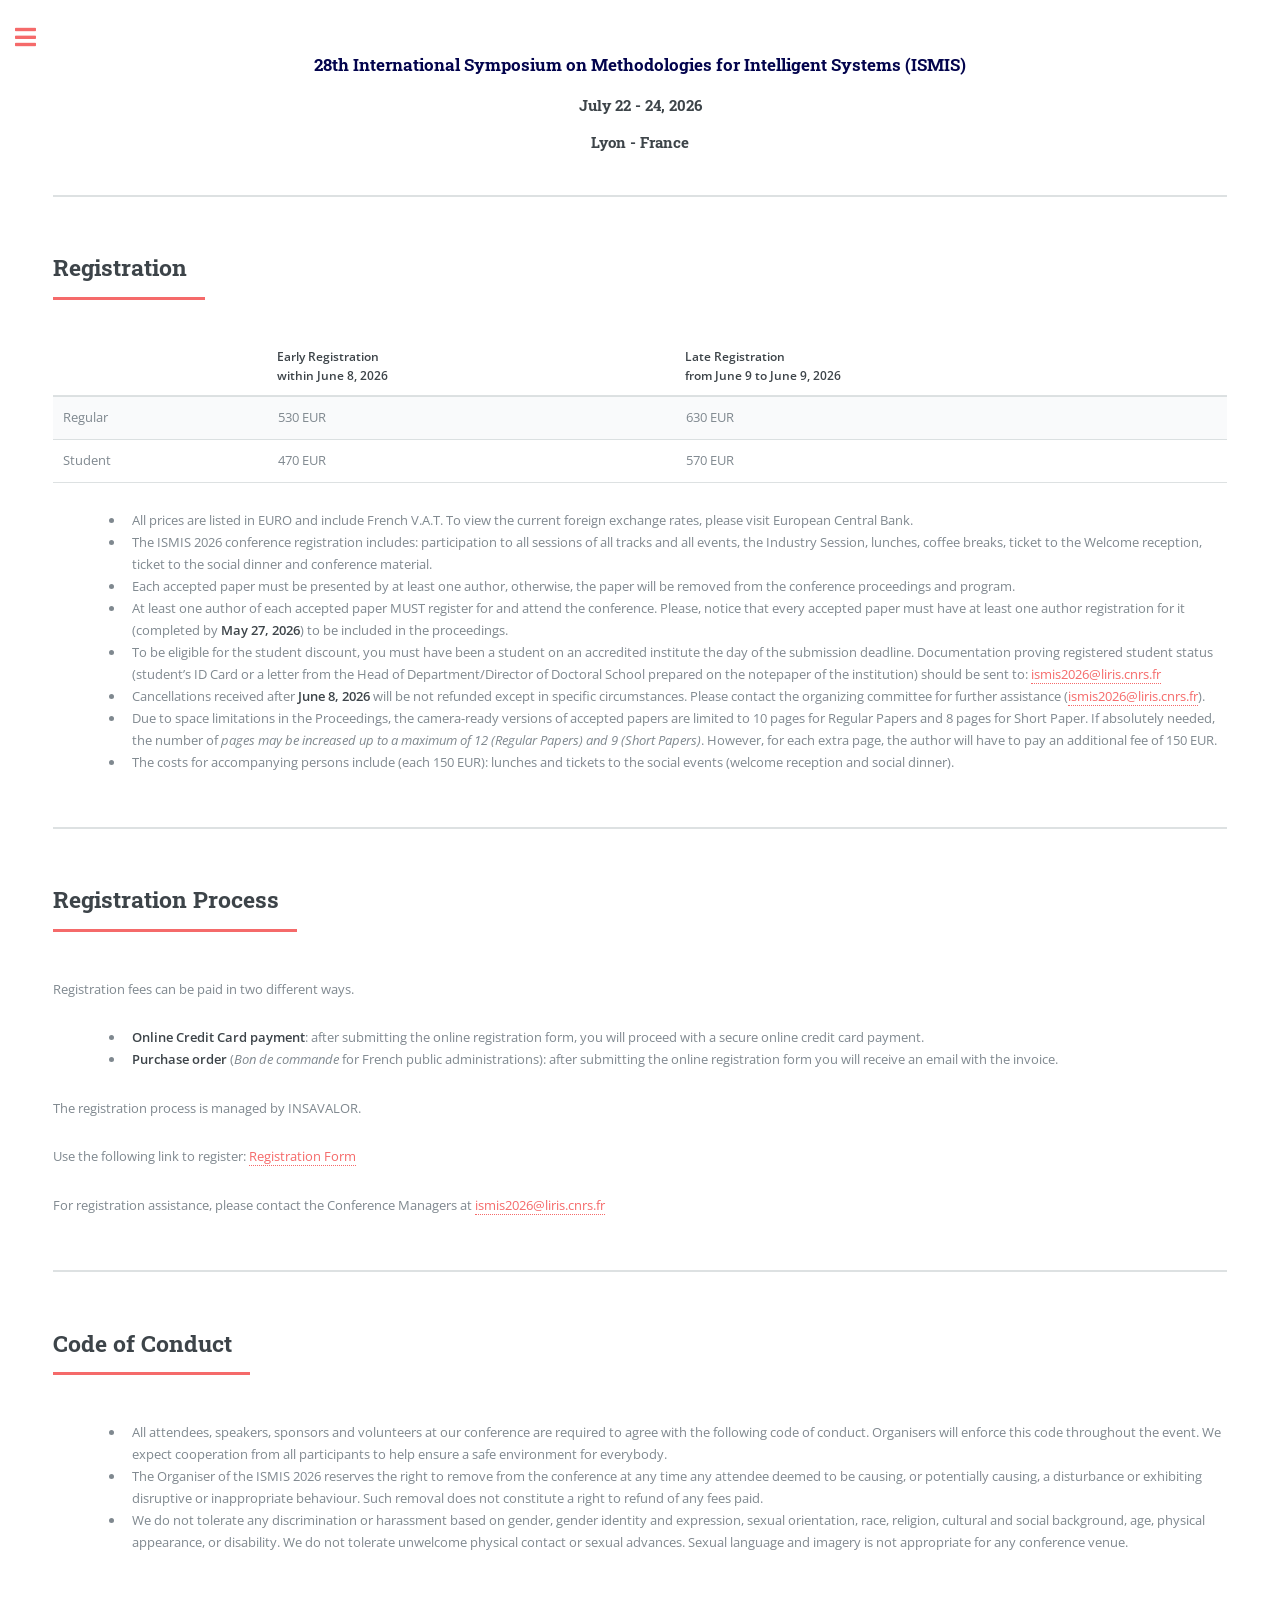
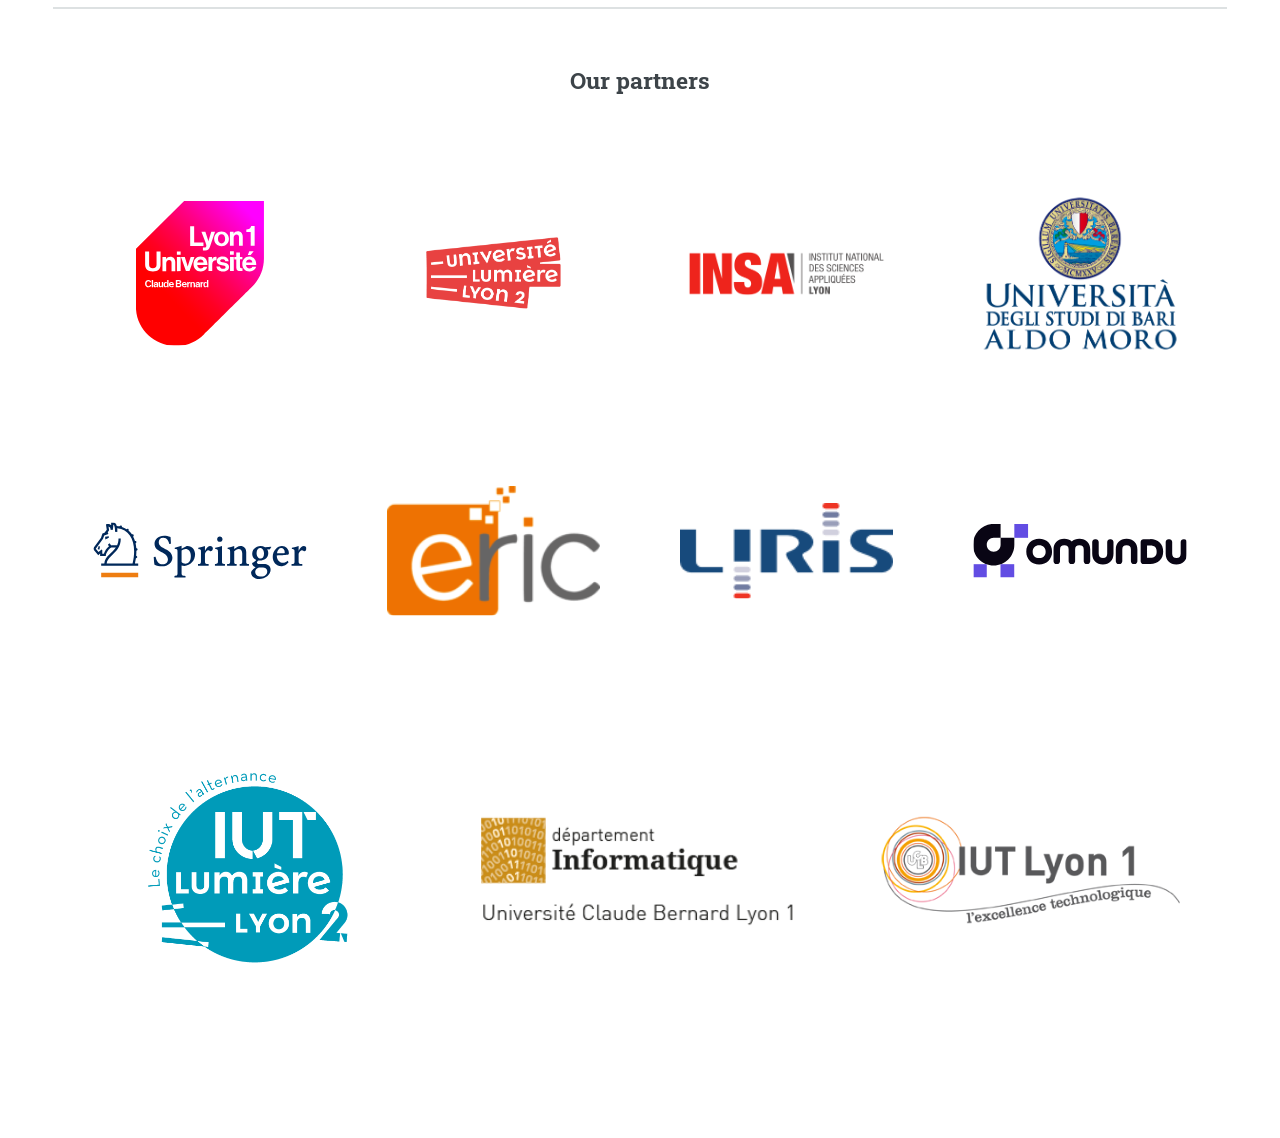
<file: registration.html>
<!DOCTYPE HTML>
<!--
	Editorial by HTML5 UP
	html5up.net | @ajlkn
	Free for personal and commercial use under the CCA 3.0 license (html5up.net/license)
-->
<html>
	<head>
		<title>ISMIS 2026 - Lyon</title>
		<meta charset="utf-8" />
		<meta name="viewport" content="width=device-width, initial-scale=1, user-scalable=no" />
		<link rel="stylesheet" href="assets/css/main.css" />
		<link rel="icon" type="image/png" sizes="32x32" href="images/logo-ismis-main.png" />
		<link rel="icon" type="image/png" sizes="16x16" href="images/logo-ismis-main.png" />
		<link rel="shortcut icon" href="images/logo-ismis-main.png" />
	</head>
	<body class="is-preload">

		<!-- Wrapper -->
			<div id="wrapper">

				<!-- Main -->
					<div id="main">
						<div class="inner">

							<!-- Header -->
								<!-- <header id="header">
									<a href="index.html" class="logo"><strong>Editorial</strong> by HTML5 UP</a>
									<ul class="icons">
										<li><a href="#" class="icon brands fa-twitter"><span class="label">Twitter</span></a></li>
										<li><a href="#" class="icon brands fa-facebook-f"><span class="label">Facebook</span></a></li>
										<li><a href="#" class="icon brands fa-snapchat-ghost"><span class="label">Snapchat</span></a></li>
										<li><a href="#" class="icon brands fa-instagram"><span class="label">Instagram</span></a></li>
										<li><a href="#" class="icon brands fa-medium-m"><span class="label">Medium</span></a></li>
									</ul>
								</header> -->

							<!-- Banner -->
								<section id="banner">
									<div class="content">
										<header>
											<h3 style="text-align: center; color: #03044d;">28th International Symposium on Methodologies for Intelligent Systems (ISMIS)</h2>
											<h4 style="text-align: center;">July 22 - 24, 2026</h3>
											<!-- <h4 style="text-align: center;">Université Claude Bernard Lyon 1  - Université Lumière Lyon 2</h3> -->
											<h4 style="text-align: center;">Lyon - France</h3>
										</header> 
									</div>		
								</section>
								
								<!-- <span class="image object " style="display: flex;  justify-content: center; ">
									<img style="margin-bottom: 5%; width: 100%;" src="images/mainbg.png" alt="" />
								</span> -->
							<!-- Section -->
								<section>
									<header class="major">
										<h2>Registration</h2>
									</header>
									<table>
										<thead>
											<tr>
												<th class="header-empty"></th>
												<th>Early Registration<br>within June 8, 2026</th>
												<th>Late Registration<br>from June 9 to June 9, 2026</th>
											</tr>
										</thead>
										<tbody>
											<tr>
												<td>Regular</td>
												<td>530 EUR</td>
												<td>630 EUR</td>
											</tr>
											<tr>
												<td>Student</td>
												<td>470 EUR</td>
												<td>570 EUR</td>
											</tr>
										</tbody>
								</table>
									<!-- <h3>Industry Session on Generative AI for Industry: Methods, Applications, and Trust</h3> -->
									<ul style=" margin-left: 5%;">
										<li>All prices are listed in EURO and include French V.A.T. To view the current foreign exchange rates, please visit European Central Bank.</li>
										<li>The ISMIS 2026 conference registration includes: participation to all sessions of all tracks and all events, the Industry Session, lunches, coffee breaks, ticket to the Welcome reception, ticket to the social dinner and conference material.</li>
										<li>Each accepted paper must be presented by at least one author, otherwise, the paper will be removed from the conference proceedings and program.</li>
										<li>At least one author of each accepted paper MUST register for and attend the conference. Please, notice that every accepted paper must have at least one author registration for it (completed by <strong>May 27, 2026</strong>) to be included in the proceedings.</li>
									    <li>To be eligible for the student discount, you must have been a student on an accredited institute the day of the submission deadline. Documentation proving registered student status (student’s ID Card or a letter from the Head of Department/Director of Doctoral School prepared on the notepaper of the institution) should be sent to: <a href="mailto:ismis2026@liris.cnrs.fr">ismis2026@liris.cnrs.fr</a></li>
									    <li>Cancellations received after <strong>June 8, 2026</strong> will be not refunded except in specific circumstances. Please contact the organizing committee for further assistance (<a href="mailto:ismis2026@liris.cnrs.fr">ismis2026@liris.cnrs.fr</a>).</li>
										<li>Due to space limitations in the Proceedings, the camera-ready versions of accepted papers are limited to 10 pages for Regular Papers and 8 pages for Short Paper. If absolutely needed, the number of <i>pages may be increased up to a maximum of 12 (Regular Papers) and 9 (Short Papers)</i>. However, for each extra page, the author will have to pay an additional fee of 150 EUR.</li>
										<li>The costs for accompanying persons include (each 150 EUR): lunches and tickets to the social events (welcome reception and social dinner).</li>


									</ul>
								</section>

								<section>
									<header class="major">
										<h2>Registration Process</h2>
									</header>
									<p style="text-align: justify;  text-justify: inter-word;">Registration fees can be paid in two different ways.</p>
									<ul style="margin-left: 5%;">
										<li> <strong>Online Credit Card payment</strong>: after submitting the online registration form, you will proceed with a secure online credit card payment. </li>
										<li> <strong>Purchase order</strong> (<i>Bon de commande</i> for French public administrations): after submitting the online registration form you will receive an email with the invoice. </li>
										
									</ul>
                                    <p style="text-align: justify;  text-justify: inter-word;">The registration process is managed by INSAVALOR. </p> 

                                    <p>Use the following link to register: <a href="https://www.ecolloque.com/ismis/en/new/" target="_blank">Registration Form</a></p>

                                    <p>For registration assistance, please contact the Conference Managers at <a href="mailto:ismis2026@liris.cnrs.fr">ismis2026@liris.cnrs.fr</a></p>
                            
								</section>
								<section>
									<header class="major">
										<h2>Code of Conduct</h2>
									</header>

                                    <ul style="margin-left: 5%;">
                                        <li>All attendees, speakers, sponsors and volunteers at our conference are required to agree with the following code of conduct. Organisers will enforce this code throughout the event. We expect cooperation from all participants to help ensure a safe environment for everybody.</li>
                                        <li>The Organiser of the ISMIS 2026 reserves the right to remove from the conference at any time any attendee deemed to be causing, or potentially causing, a disturbance or exhibiting disruptive or inappropriate behaviour. Such removal does not constitute a right to refund of any fees paid.</li>
                                        <li>We do not tolerate any discrimination or harassment based on gender, gender identity and expression, sexual orientation, race, religion, cultural and social background, age, physical appearance, or disability. We do not tolerate unwelcome physical contact or sexual advances. Sexual language and imagery is not appropriate for any conference venue.</li>
                                    </ul>
                                </section>
								<section class="mini-posts">
									<!-- <footer id="footer"> -->
									<header>
										<h2 style="text-align: center;">Our partners</h2>
									</header>
<table style="width: 100%; border-collapse: collapse; border: none; background: transparent !important; margin: 0;">
										
										<tr style="border: none; background: transparent !important;">
														<td style="width: 25%; padding: 0.4em 0.6em; text-align: center; vertical-align: middle; background: transparent !important;">
												<article style="background: none; box-shadow: none; border: none; margin: 0; padding: 0;">
													<a href="https://www.univ-lyon1.fr/" class="image" target="_blank"><img src="images/univ-lyon1.svg" style="padding: 27%; background: transparent !important;" alt="" /></a>
												</article>
											</td>
											<td style="width: 25%; padding: 1em; text-align: center; vertical-align: middle; background: transparent !important;">
												<article style="background: none; box-shadow: none; border: none; margin: 0; padding: 0;">
													<a href="https://www.univ-lyon2.fr/" class="image" target="_blank"><img src="images/univ-lyon2.png" style="padding: 10%; background: transparent !important;" alt="" /></a>
												</article>
											</td>
											<td style="width: 25%; padding: 1em; text-align: center; vertical-align: middle; background: transparent !important;">
												<article style="background: none; box-shadow: none; border: none; margin: 0; padding: 0;">
													<a href="https://www.insa-lyon.fr/" class="image" target="_blank"><img src="images/Logo_INSA_Lyon.png" style="padding: 10%; background: transparent !important;" alt="" /></a>
												</article>
											</td>
											<td style="width: 25%; padding: 1em; text-align: center; vertical-align: middle; background: transparent !important;">
												<article style="background: none; box-shadow: none; border: none; margin: 0; padding: 0;">
													<a href="https://www.uniba.it" class="image" target="_blank"><img src="images/univ-bari.png" style="padding: 10%; background: transparent !important;" alt="" /></a>
												</article>
											</td>
										</tr>
										
										<tr style="border: none; background: transparent !important;">
											<td style="width: 25%; padding: 1em; text-align: center; vertical-align: middle; background: transparent !important;">
												<article style="background: none; box-shadow: none; border: none; margin: 0; padding: 0;">
													<a href="https://www.springer.com/" class="image" target="_blank"><img src="images/springer-logo.svg" style="padding: 10%; background: transparent !important;" alt="" /></a>
												</article>
											</td>
											<td style="width: 25%; padding: 1em; text-align: center; vertical-align: middle; background: transparent !important;">
												<article style="background: none; box-shadow: none; border: none; margin: 0; padding: 0;">
													<a href="https://eric.univ-lyon2.fr/" class="image" target="_blank"><img src="images/eric.png" style="padding: 10%; background: transparent !important;" alt="" /></a>
												</article>
											</td>
											<td style="width: 25%; padding: 1em; text-align: center; vertical-align: middle; background: transparent !important;">
												<article style="background: none; box-shadow: none; border: none; margin: 0; padding: 0;">
													<a href="https://liris.cnrs.fr/" class="image" target="_blank"><img src="images/liris.png" style="padding: 10%; background: transparent !important;" alt="" /></a>
												</article>
											</td>
											<td style="width: 25%; padding: 1em; text-align: center; vertical-align: middle; background: transparent !important;">
												<article style="background: none; box-shadow: none; border: none; margin: 0; padding: 0;">
													<a href="https://www.omund.ai/" class="image" target="_blank"><img src="images/omundu.svg" style="padding: 10%; background: transparent !important;" alt="" /></a>
												</article>
											</td>
										</tr>

										<tr style="border: none; background: transparent !important;">
											<td colspan="4" style="padding: 0; border: none; background: transparent !important;">
												<table style="width: 100%; border-collapse: collapse; border: none; background: transparent !important;">
																<tr style="border: none;background: transparent !important; line-height: 0.9;">
														<td style="width: 33.33%; padding: 1em; text-align: center; vertical-align: middle; background: transparent !important;">
															<article style="background: none; box-shadow: none; border: none; margin: 0; padding: 0;">
																	<a href="https://iut.univ-lyon2.fr/" class="image" target="_blank"><img src="images/logo-iut.png" style="padding: 16%; background: transparent !important;" alt="" /></a>
															</article>
														</td>
														<td style="width: 33.33%; padding: 1em; text-align: center; vertical-align: middle; background: transparent !important;">
															<article style="background: none; box-shadow: none; border: none; margin: 0; padding: 0;">
																	<a href="https://fst-informatique.univ-lyon1.fr/" class="image" target="_blank"><img src="images/dpt-info-lyon1.png" style="padding: 6%; background: transparent !important;" alt="" /></a>
															</article>
														</td>
														<td style="width: 33.33%; padding: 1em; text-align: center; vertical-align: middle; background: transparent !important;">
															<article style="background: none; box-shadow: none; border: none; margin: 0; padding: 0;">
																	<a href="https://iut.univ-lyon1.fr/" class="image" target="_blank"><img src="images/iut-lyon1.png" style="padding: 6%; background: transparent !important;" alt="" /></a>
															</article>
														</td>
													</tr>
												</table>
											</td>
										</tr>
									</table>
									<!-- </footer> -->
								</section>

										
						</div>
					</div>

				<!-- Sidebar -->
					<div id="sidebar">
						<div class="inner">
								<nav id="menu">
									<a href="index.html" class="close">
										<span class="image object " style="display: flex; justify-content: center; ">
											<img src="images/logo-ismis-main.png" style="width: 50%;" />
										</span>
									</a>
									<ul>
										<li><a href="index.html">ISMIS conference</a></li>
										<li><a href="call-for-papers.html">Call for papers</a></li>
										<li><a href="industrysession.html">Industry session</a></li>
										<li><a href="committees.html">Committees</a></li>
										<li><a href="program.html">Program</a></li>
										<li><a href="registration.html">Registration</a></li>
									<li><a href="venue.html">Venue</a></li>
									<li><a href="sponsors.html">Sponsors</a></li>
									</ul>
								</nav>

							<!-- Section -->
								

							<!-- Section -->
								<section>
									<header class="major">
										<h2>Contacts</h2>
									</header>
									<!-- <p>Sed varius enim lorem ullamcorper dolore aliquam aenean ornare velit lacus, ac varius enim lorem ullamcorper dolore. Proin sed aliquam facilisis ante interdum. Sed nulla amet lorem feugiat tempus aliquam.</p> -->
									<ul class="contact">
										<li class="icon solid fa-envelope"><a href="#">ismis2026@cnrs.liris.fr</a></li>
										<li class="icon solid fa-phone">+33 4 72 43 27 74</li>
										<li class="icon brands fa-twitter">#ismis2026</li>
										<li class="icon brands fa-linkedin">#ismis2026</li>
										
										<li class="icon solid fa-home"> <strong>Hedy Lamarr Building</strong><br />  <strong>Claude Chappe Auditorium</strong><br />
								6 Avenue des Arts<br />
								69100 Villeurbanne, France
								</li>
									</ul>
								</section>

							<!-- Footer -->
								<footer id="footer">
									<p class="copyright">&copy; Untitled. All rights reserved. Developed by: <a href="https://juba-agoun.github.io/">Juba Agoun</a>. Design: <a href="https://html5up.net">HTML5 UP</a>.</p>
								</footer>

						</div>
					</div>

			</div>

		<!-- Scripts -->
			<script src="assets/js/jquery.min.js"></script>
			<script src="assets/js/browser.min.js"></script>
			<script src="assets/js/breakpoints.min.js"></script>
			<script src="assets/js/util.js"></script>
			<script src="assets/js/main.js"></script>

	</body>
</html>
</file>
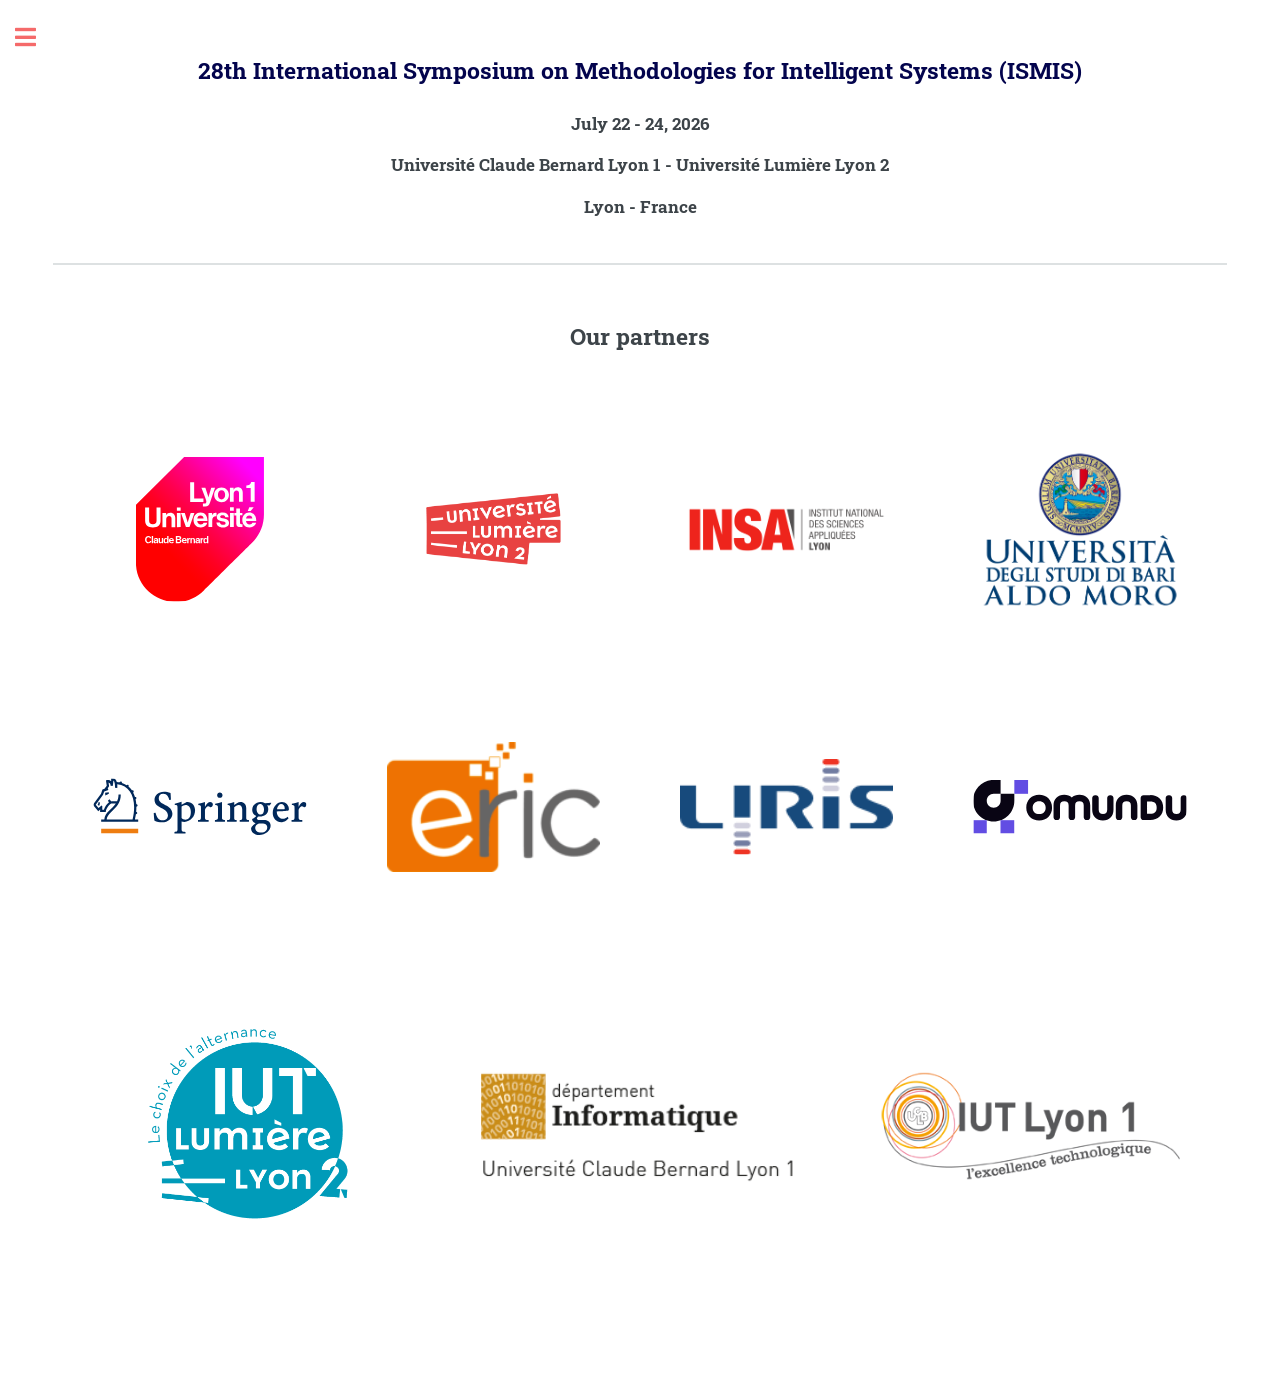
<file: sponsors.html>
<!DOCTYPE HTML>
<!--
	Editorial by HTML5 UP
	html5up.net | @ajlkn
	Free for personal and commercial use under the CCA 3.0 license (html5up.net/license)
-->
<html>
	<head>
		<title>ISMIS 2026 - Lyon</title>
		<meta charset="utf-8" />
		<meta name="viewport" content="width=device-width, initial-scale=1, user-scalable=no" />
		<link rel="stylesheet" href="assets/css/main.css" />
		<link rel="icon" type="image/png" sizes="32x32" href="images/logo-ismis-main.png" />
		<link rel="icon" type="image/png" sizes="16x16" href="images/logo-ismis-main.png" />
		<link rel="shortcut icon" href="images/logo-ismis-main.png" />
	</head>
	<body class="is-preload">

		<!-- Wrapper -->
			<div id="wrapper">

				<!-- Main -->
					<div id="main">
						<div class="inner">

							<!-- Header -->
								<!-- <header id="header">
									<a href="index.html" class="logo"><strong>Editorial</strong> by HTML5 UP</a>
									<ul class="icons">
										<li><a href="#" class="icon brands fa-twitter"><span class="label">Twitter</span></a></li>
										<li><a href="#" class="icon brands fa-facebook-f"><span class="label">Facebook</span></a></li>
										<li><a href="#" class="icon brands fa-snapchat-ghost"><span class="label">Snapchat</span></a></li>
										<li><a href="#" class="icon brands fa-instagram"><span class="label">Instagram</span></a></li>
										<li><a href="#" class="icon brands fa-medium-m"><span class="label">Medium</span></a></li>
									</ul>
								</header> -->

							<!-- Banner -->
								<section id="banner">
									<div class="content">
										<header>
											<h2 style="text-align: center; color: #03044d;">28th International Symposium on Methodologies for Intelligent Systems (ISMIS)</h2>
											<h3 style="text-align: center;">July 22 - 24, 2026</h3>
											<h3 style="text-align: center;">Université Claude Bernard Lyon 1  - Université Lumière Lyon 2</h3>
											<h3 style="text-align: center;">Lyon - France</h3>
										</header>
										<!-- <p>Aenean ornare velit lacus, ac varius enim ullamcorper eu. Proin aliquam facilisis ante interdum congue. Integer mollis, nisl amet convallis, porttitor magna ullamcorper, amet egestas mauris. Ut magna finibus nisi nec lacinia. Nam maximus erat id euismod egestas. Pellentesque sapien ac quam. Lorem ipsum dolor sit nullam.</p> -->
									</div>		
								</section>
								
								<!-- <span class="image object " style="display: flex;  justify-content: center; ">
									<img style="margin-bottom: 5%; width: 100%;" src="images/mainbg.png" alt="" />
								</span> -->
							<!-- Section -->
								
								<section class="mini-posts">
									<!-- <footer id="footer"> -->
									<header>
										<h2 style="text-align: center;">Our partners</h2>
									</header>
<table style="width: 100%; border-collapse: collapse; border: none; background: transparent !important; margin: 0;">
										
										<tr style="border: none; background: transparent !important;">
														<td style="width: 25%; padding: 0.4em 0.6em; text-align: center; vertical-align: middle; background: transparent !important;">
												<article style="background: none; box-shadow: none; border: none; margin: 0; padding: 0;">
													<a href="https://www.univ-lyon1.fr/" class="image" target="_blank"><img src="images/univ-lyon1.svg" style="padding: 27%; background: transparent !important;" alt="" /></a>
												</article>
											</td>
											<td style="width: 25%; padding: 1em; text-align: center; vertical-align: middle; background: transparent !important;">
												<article style="background: none; box-shadow: none; border: none; margin: 0; padding: 0;">
													<a href="https://www.univ-lyon2.fr/" class="image" target="_blank"><img src="images/univ-lyon2.png" style="padding: 10%; background: transparent !important;" alt="" /></a>
												</article>
											</td>
											<td style="width: 25%; padding: 1em; text-align: center; vertical-align: middle; background: transparent !important;">
												<article style="background: none; box-shadow: none; border: none; margin: 0; padding: 0;">
													<a href="https://www.insa-lyon.fr/" class="image" target="_blank"><img src="images/Logo_INSA_Lyon.png" style="padding: 10%; background: transparent !important;" alt="" /></a>
												</article>
											</td>
											<td style="width: 25%; padding: 1em; text-align: center; vertical-align: middle; background: transparent !important;">
												<article style="background: none; box-shadow: none; border: none; margin: 0; padding: 0;">
													<a href="https://www.uniba.it" class="image" target="_blank"><img src="images/univ-bari.png" style="padding: 10%; background: transparent !important;" alt="" /></a>
												</article>
											</td>
										</tr>
										
										<tr style="border: none; background: transparent !important;">
											<td style="width: 25%; padding: 1em; text-align: center; vertical-align: middle; background: transparent !important;">
												<article style="background: none; box-shadow: none; border: none; margin: 0; padding: 0;">
													<a href="https://www.springer.com/" class="image" target="_blank"><img src="images/springer-logo.svg" style="padding: 10%; background: transparent !important;" alt="" /></a>
												</article>
											</td>
											<td style="width: 25%; padding: 1em; text-align: center; vertical-align: middle; background: transparent !important;">
												<article style="background: none; box-shadow: none; border: none; margin: 0; padding: 0;">
													<a href="https://eric.univ-lyon2.fr/" class="image" target="_blank"><img src="images/eric.png" style="padding: 10%; background: transparent !important;" alt="" /></a>
												</article>
											</td>
											<td style="width: 25%; padding: 1em; text-align: center; vertical-align: middle; background: transparent !important;">
												<article style="background: none; box-shadow: none; border: none; margin: 0; padding: 0;">
													<a href="https://liris.cnrs.fr/" class="image" target="_blank"><img src="images/liris.png" style="padding: 10%; background: transparent !important;" alt="" /></a>
												</article>
											</td>
											<td style="width: 25%; padding: 1em; text-align: center; vertical-align: middle; background: transparent !important;">
												<article style="background: none; box-shadow: none; border: none; margin: 0; padding: 0;">
													<a href="https://www.omund.ai/" class="image" target="_blank"><img src="images/omundu.svg" style="padding: 10%; background: transparent !important;" alt="" /></a>
												</article>
											</td>
										</tr>

										<tr style="border: none; background: transparent !important;">
											<td colspan="4" style="padding: 0; border: none; background: transparent !important;">
												<table style="width: 100%; border-collapse: collapse; border: none; background: transparent !important;">
																<tr style="border: none;background: transparent !important; line-height: 0.9;">
														<td style="width: 33.33%; padding: 1em; text-align: center; vertical-align: middle; background: transparent !important;">
															<article style="background: none; box-shadow: none; border: none; margin: 0; padding: 0;">
																	<a href="https://iut.univ-lyon2.fr/" class="image" target="_blank"><img src="images/logo-iut.png" style="padding: 16%; background: transparent !important;" alt="" /></a>
															</article>
														</td>
														<td style="width: 33.33%; padding: 1em; text-align: center; vertical-align: middle; background: transparent !important;">
															<article style="background: none; box-shadow: none; border: none; margin: 0; padding: 0;">
																	<a href="https://fst-informatique.univ-lyon1.fr/" class="image" target="_blank"><img src="images/dpt-info-lyon1.png" style="padding: 6%; background: transparent !important;" alt="" /></a>
															</article>
														</td>
														<td style="width: 33.33%; padding: 1em; text-align: center; vertical-align: middle; background: transparent !important;">
															<article style="background: none; box-shadow: none; border: none; margin: 0; padding: 0;">
																	<a href="https://iut.univ-lyon1.fr/" class="image" target="_blank"><img src="images/iut-lyon1.png" style="padding: 6%; background: transparent !important;" alt="" /></a>
															</article>
														</td>
													</tr>
												</table>
											</td>
										</tr>
									</table>
									<!-- </footer> -->
								</section>
	
						</div>
					</div>
				<!-- Footer -->
							
				<!-- Sidebar -->
					<div id="sidebar">
						<div class="inner">
								<nav id="menu">
									<a href="index.html" class="close">
									<span class="image object " style="display: flex; justify-content: center; ">
										<img src="images/logo-ismis-main.png" style="width: 50%;" />
									</span>
									</a>
									<ul>
										<li><a href="index.html">ISMIS conference</a></li>
										<li><a href="call-for-papers.html">Call for papers</a></li>
										<li><a href="industrysession.html">Industry session</a></li>
										<li><a href="committees.html">Committees</a></li>
										<li><a href="program.html">Program</a></li>
										<li><a href="registration.html">Registration</a></li>
									<li><a href="venue.html">Venue</a></li>
									<li><a href="sponsors.html">Sponsors</a></li>
								</ul>
								</nav>



							<!-- Section -->
								<section>
									<header class="major">
										<h2>Contacts</h2>
									</header>
									<!-- <p>Sed varius enim lorem ullamcorper dolore aliquam aenean ornare velit lacus, ac varius enim lorem ullamcorper dolore. Proin sed aliquam facilisis ante interdum. Sed nulla amet lorem feugiat tempus aliquam.</p> -->
									<ul class="contact">
										<li class="icon solid fa-envelope"><a href="#">ismis2026@cnrs.liris.fr</a></li>
										<li class="icon solid fa-phone">+33 4 72 43 27 74</li>
										<li class="icon brands fa-twitter">#ismis2026</li>
										<li class="icon brands fa-linkedin">#ismis2026</li>
										
										<li class="icon solid fa-home"> <strong>Hedy Lamarr Building</strong><br />  <strong>Claude Chappe Auditorium</strong><br />
																		6 Avenue des Arts<br />
																		69100 Villeurbanne, France
																		</li>
									</ul>
								</section>

							
						</div>
					</div>

			</div>

		<!-- Scripts -->
			<script src="assets/js/jquery.min.js"></script>
			<script src="assets/js/browser.min.js"></script>
			<script src="assets/js/breakpoints.min.js"></script>
			<script src="assets/js/util.js"></script>
			<script src="assets/js/main.js"></script>

	</body>
</html>
</file>
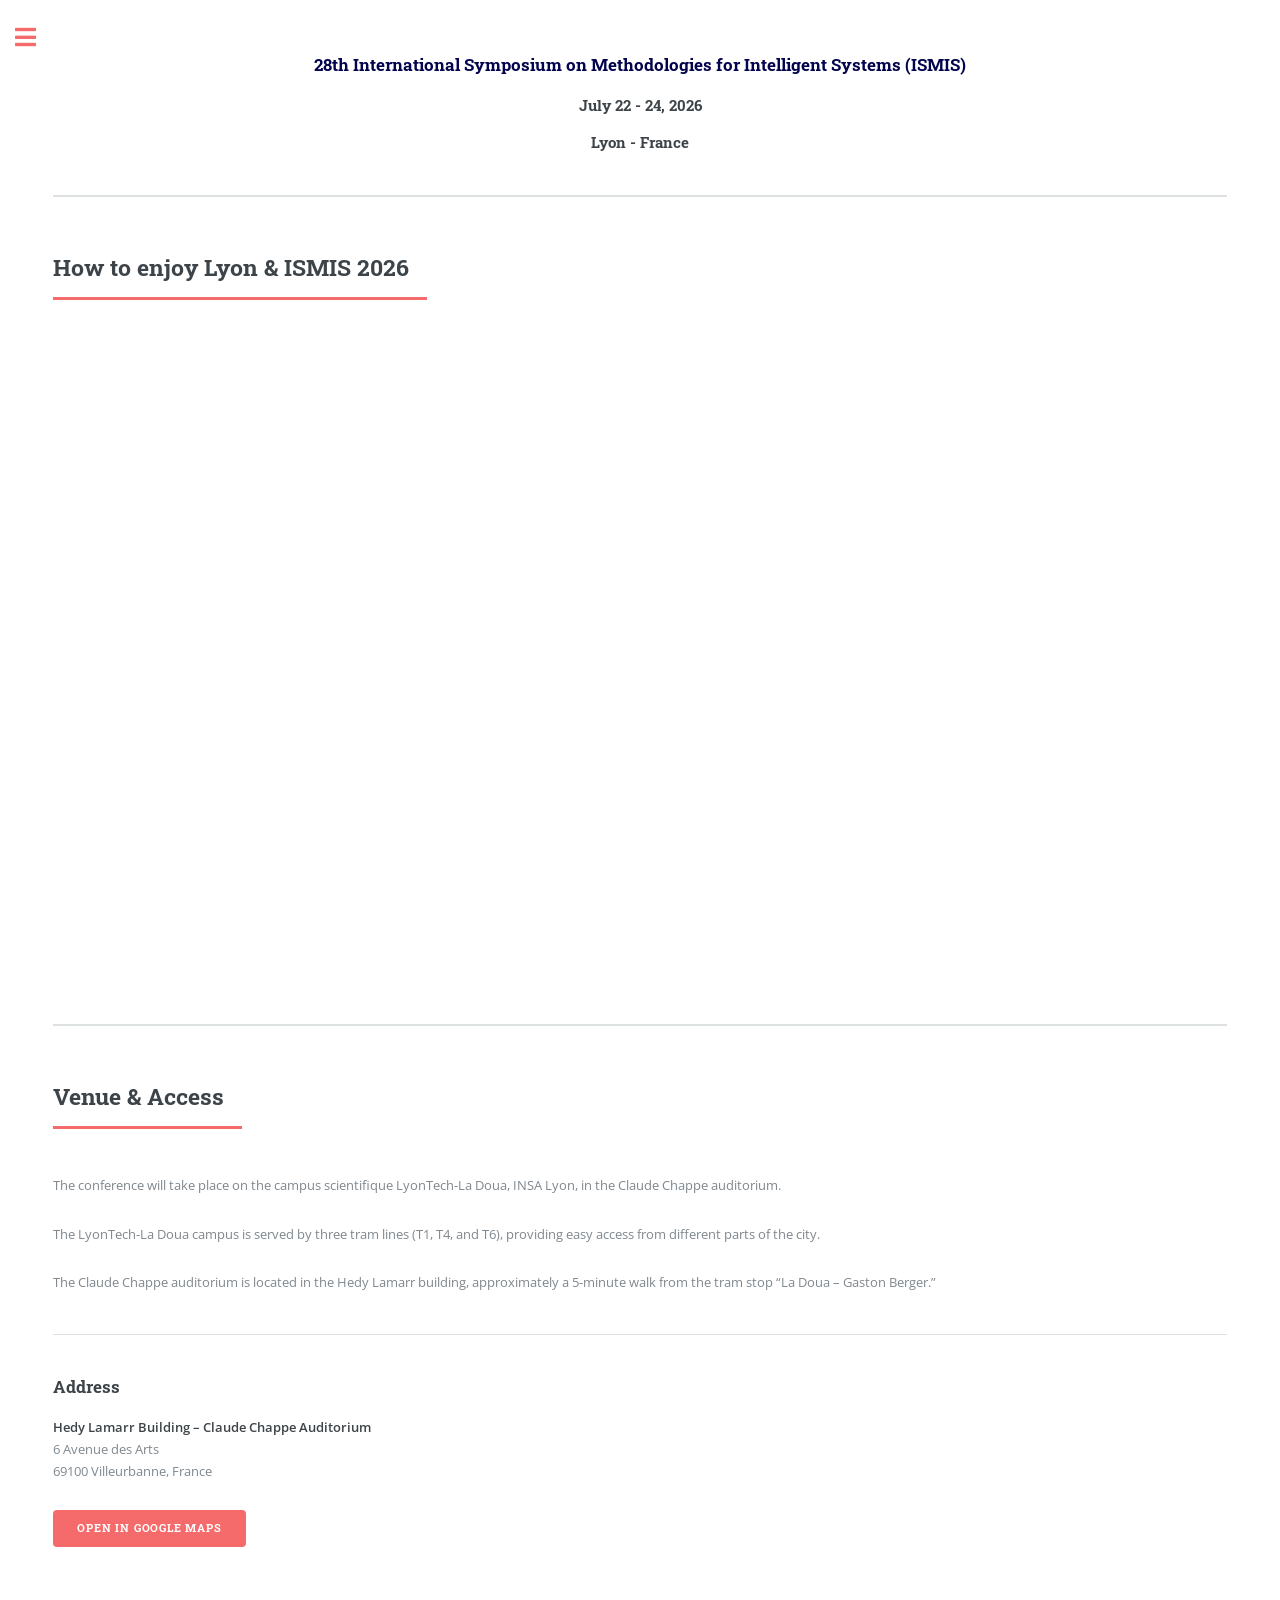
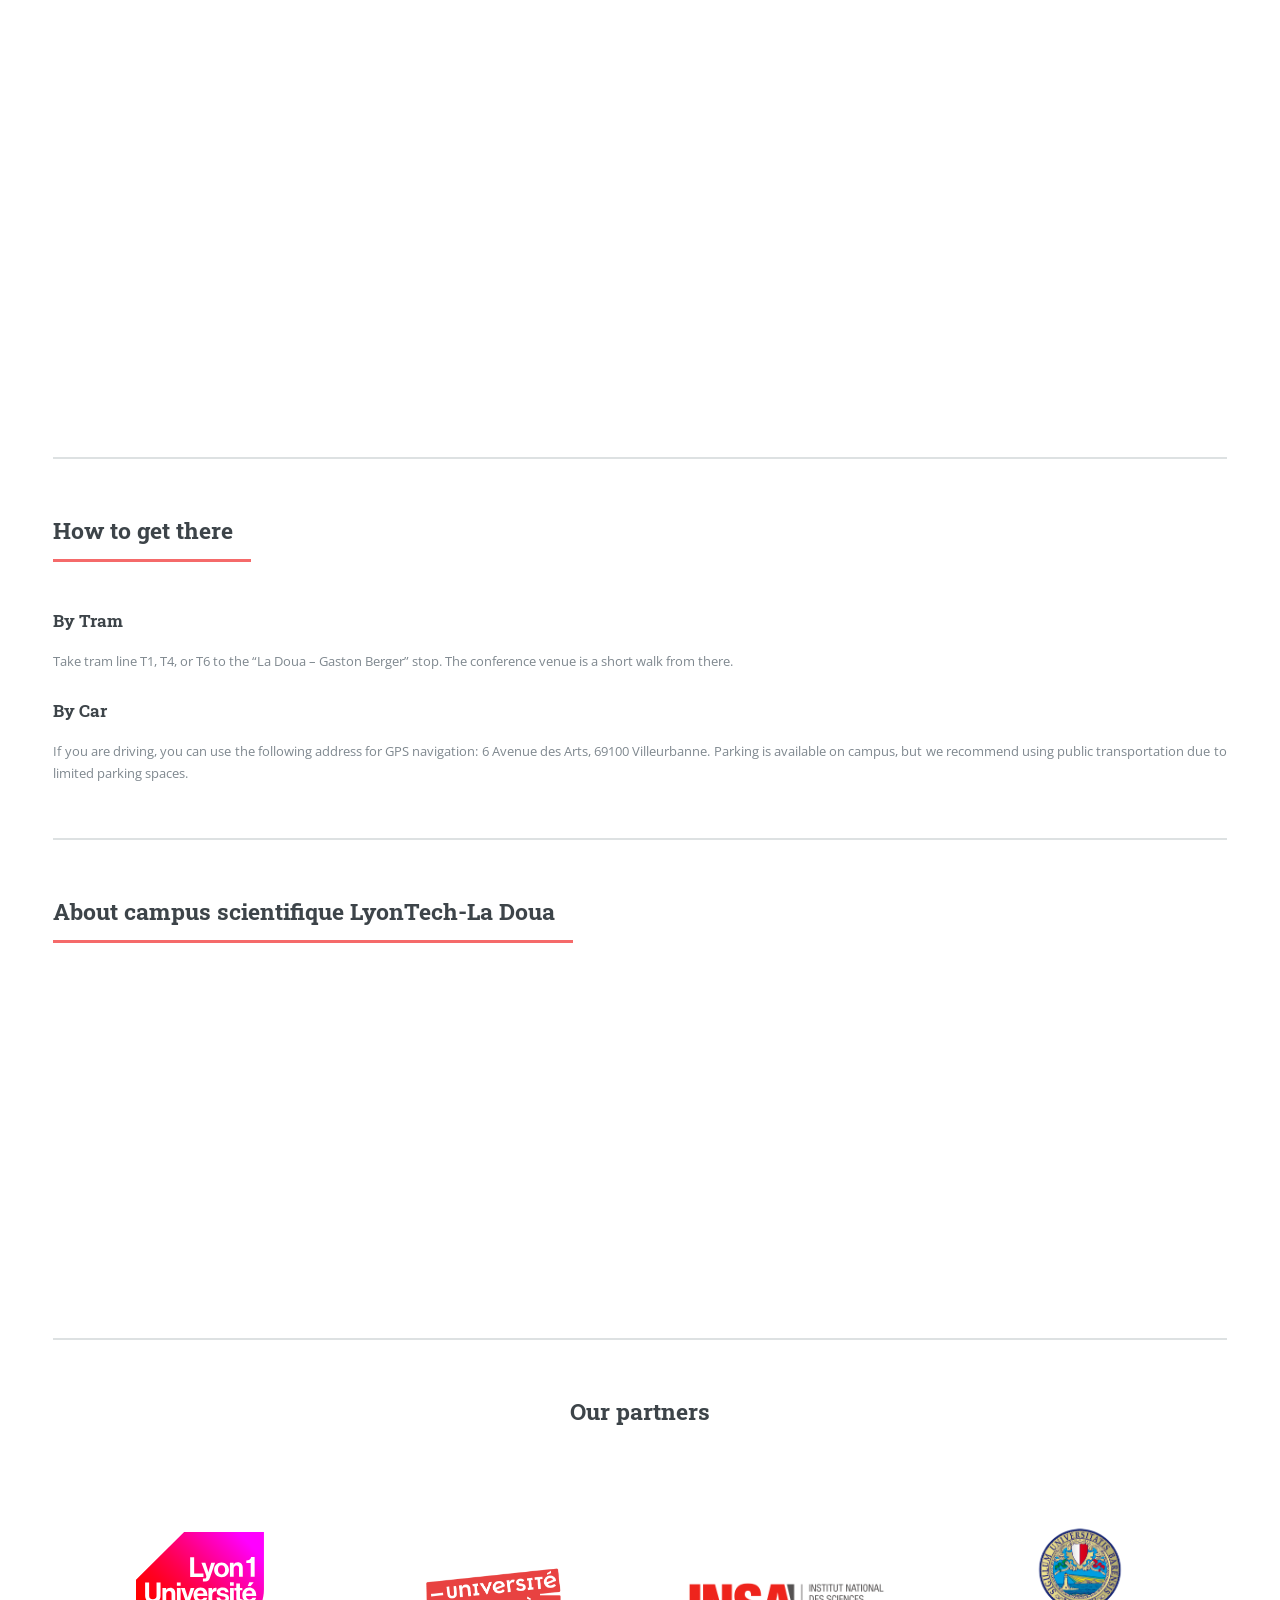
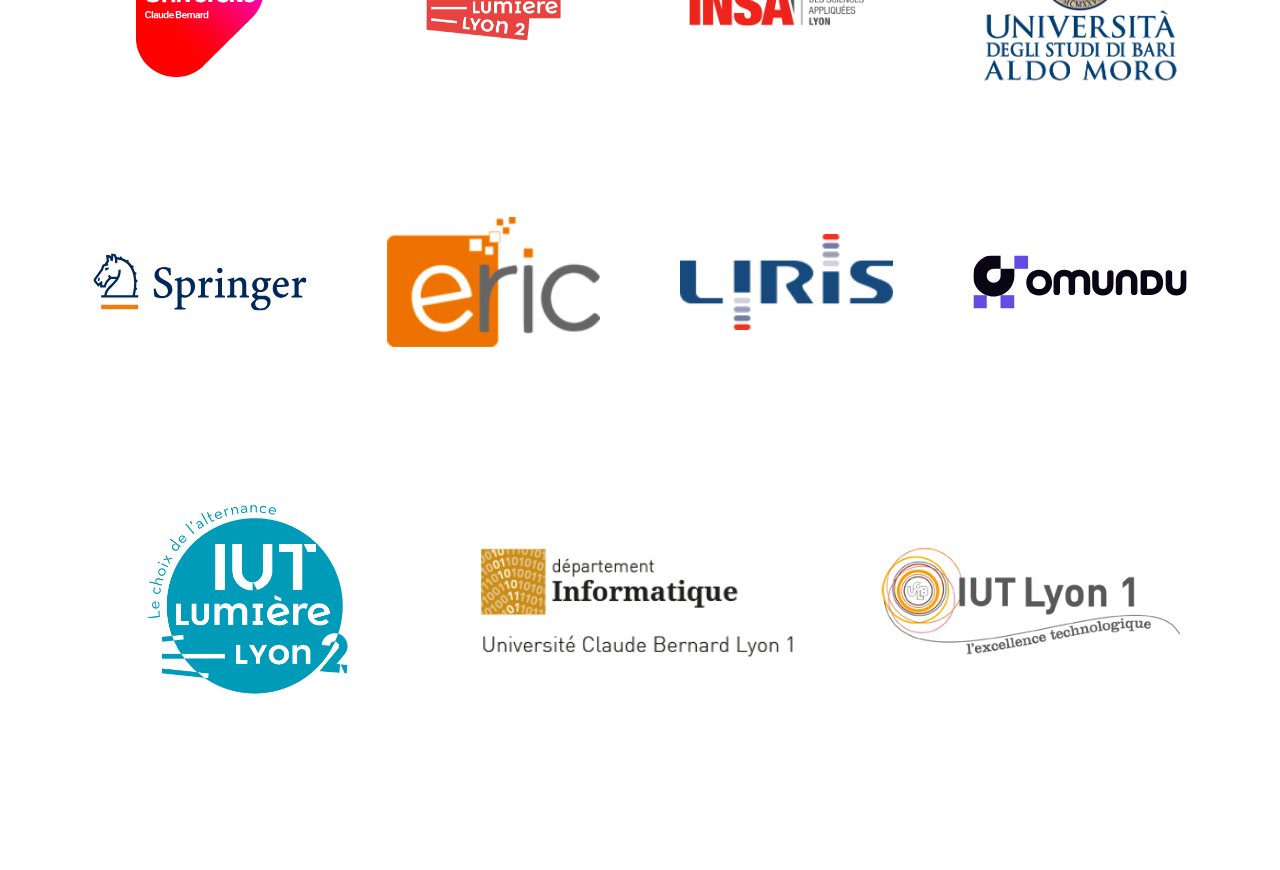
<file: venue.html>
<!DOCTYPE HTML>
<html>
    <head>
        <title>Venue - ISMIS 2026 - Lyon</title>
        <meta charset="utf-8" />
        <meta name="viewport" content="width=device-width, initial-scale=1, user-scalable=no" />
		<link rel="stylesheet" href="assets/css/main.css" />
		<link rel="stylesheet" href="assets/css/pdf.css" />
        <link rel="icon" type="image/png" sizes="32x32" href="images/logo-ismis-main.png" />
        <link rel="icon" type="image/png" sizes="16x16" href="images/logo-ismis-main.png" />
        <link rel="shortcut icon" href="images/logo-ismis-main.png" />
    </head>
    <body class="is-preload">

        <div id="wrapper">

                <div id="main">
                        <div class="inner">
                            	<section id="banner">
                                    <div class="content">
                                        <header>
                                            <h3 style="text-align: center; color: #03044d;">28th International Symposium on Methodologies for Intelligent Systems (ISMIS)</h2>
                                            <h4 style="text-align: center;">July 22 - 24, 2026</h3>
                                            <h4 style="text-align: center;">Lyon - France</h3>
                                        </header> 
                                    </div>      
                                </section>
								
								<section>
									<header class="major">
										<h2>How to enjoy Lyon & ISMIS 2026</h2>
									</header>
									<div class="pdf-wrapper" style="margin-top:1em;">
										<iframe src="assets/documents/ISMIS 2026 Lyon and Venue layout.pdf" class="pdf-embed" title="Guide ISMIS 2026">Votre navigateur ne supporte pas l'affichage des PDF intégrés. <a href="assets/documents/ISMIS 2026 Lyon and Venue layout.pdf" target="_blank">Télécharger le PDF</a>.</iframe>
									</div>
								</section>
								
								<section>
                                    <header class="major">
                                        <h2>Venue & Access</h2>
                                    </header>
                                    
                                    <p style="text-align: justify; text-justify: inter-word;">
                                        The conference will take place on the campus scientifique LyonTech-La Doua, INSA Lyon, in the Claude Chappe auditorium.
                                    </p>
                                    <p style="text-align: justify; text-justify: inter-word;">
                                        The LyonTech-La Doua campus is served by three tram lines (T1, T4, and T6), providing easy access from different parts of the city.
                                    </p>
                                    <p style="text-align: justify; text-justify: inter-word;">
                                        The Claude Chappe auditorium is located in the Hedy Lamarr building, approximately a 5-minute walk from the tram stop “La Doua – Gaston Berger.”
                                    </p>
                                    
                                    <hr class="major" />

                                    <h3>Address</h3>
                                    <p>
                                        <strong>Hedy Lamarr Building – Claude Chappe Auditorium</strong><br />
                                        6 Avenue des Arts<br />
                                        69100 Villeurbanne, France
                                    </p>
                                    
                                    <ul class="actions">
                                        <li>
                                            <a href="https://maps.google.com/?q=Hedy+Lamarr+Building,+6+Avenue+des+Arts,+69100+Villeurbanne" target="_blank" class="button primary">
                                                Open in Google Maps
                                            </a>
                                        </li>
                                    </ul>

									<iframe src="https://www.google.com/maps/embed?pb=!1m18!1m12!1m3!1d2543.27078432068!2d4.870142175986939!3d45.78357997108104!2m3!1f0!2f0!3f0!3m2!1i1024!2i768!4f13.1!3m3!1m2!1s0x47f4eb28d2e7d1d5%3A0x8607ade99298219!2sB%C3%A2timent%20Hedy%20Lamarr!5e1!3m2!1sfr!2sfr!4v1779710909823!5m2!1sfr!2sfr" width="600" height="450" style="border:0;" allowfullscreen="" loading="lazy" referrerpolicy="no-referrer-when-downgrade"></iframe>

                                </section>

								<section>
									<header class="major">
										<h2>How to get there</h2>
									</header>
									
									<h3>By Tram</h3>
									<p style="text-align: justify; text-justify: inter-word;">
										Take tram line T1, T4, or T6 to the “La Doua – Gaston Berger” stop. The conference venue is a short walk from there.
									</p>

									<h3>By Car</h3>
									<p style="text-align: justify; text-justify: inter-word;">
										If you are driving, you can use the following address for GPS navigation: 6 Avenue des Arts, 69100 Villeurbanne. Parking is available on campus, but we recommend using public transportation due to limited parking spaces.
									</p>
								</section>

								<section>
									 <header class="major">
                                        <h2>About campus scientifique LyonTech-La Doua</h2>
                                    </header>
									
									<iframe width="560" height="315" src="https://www.youtube.com/embed/wke1hESl1Jw?si=Hy1ur-5bxrL3n8dG" title="YouTube video player" frameborder="0" allow="accelerometer; autoplay; clipboard-write; encrypted-media; gyroscope; picture-in-picture; web-share" referrerpolicy="strict-origin-when-cross-origin" allowfullscreen></iframe>
								</section>
                                <section class="mini-posts">
									<!-- <footer id="footer"> -->
									<header>
										<h2 style="text-align: center;">Our partners</h2>
									</header>
<table style="width: 100%; border-collapse: collapse; border: none; background: transparent !important; margin: 0;">
										
										<tr style="border: none; background: transparent !important;">
														<td style="width: 25%; padding: 0.4em 0.6em; text-align: center; vertical-align: middle; background: transparent !important;">
												<article style="background: none; box-shadow: none; border: none; margin: 0; padding: 0;">
													<a href="https://www.univ-lyon1.fr/" class="image" target="_blank"><img src="images/univ-lyon1.svg" style="padding: 27%; background: transparent !important;" alt="" /></a>
												</article>
											</td>
											<td style="width: 25%; padding: 1em; text-align: center; vertical-align: middle; background: transparent !important;">
												<article style="background: none; box-shadow: none; border: none; margin: 0; padding: 0;">
													<a href="https://www.univ-lyon2.fr/" class="image" target="_blank"><img src="images/univ-lyon2.png" style="padding: 10%; background: transparent !important;" alt="" /></a>
												</article>
											</td>
											<td style="width: 25%; padding: 1em; text-align: center; vertical-align: middle; background: transparent !important;">
												<article style="background: none; box-shadow: none; border: none; margin: 0; padding: 0;">
													<a href="https://www.insa-lyon.fr/" class="image" target="_blank"><img src="images/Logo_INSA_Lyon.png" style="padding: 10%; background: transparent !important;" alt="" /></a>
												</article>
											</td>
											<td style="width: 25%; padding: 1em; text-align: center; vertical-align: middle; background: transparent !important;">
												<article style="background: none; box-shadow: none; border: none; margin: 0; padding: 0;">
													<a href="https://www.uniba.it" class="image" target="_blank"><img src="images/univ-bari.png" style="padding: 10%; background: transparent !important;" alt="" /></a>
												</article>
											</td>
										</tr>
										
										<tr style="border: none; background: transparent !important;">
											<td style="width: 25%; padding: 1em; text-align: center; vertical-align: middle; background: transparent !important;">
												<article style="background: none; box-shadow: none; border: none; margin: 0; padding: 0;">
													<a href="https://www.springer.com/" class="image" target="_blank"><img src="images/springer-logo.svg" style="padding: 10%; background: transparent !important;" alt="" /></a>
												</article>
											</td>
											<td style="width: 25%; padding: 1em; text-align: center; vertical-align: middle; background: transparent !important;">
												<article style="background: none; box-shadow: none; border: none; margin: 0; padding: 0;">
													<a href="https://eric.univ-lyon2.fr/" class="image" target="_blank"><img src="images/eric.png" style="padding: 10%; background: transparent !important;" alt="" /></a>
												</article>
											</td>
											<td style="width: 25%; padding: 1em; text-align: center; vertical-align: middle; background: transparent !important;">
												<article style="background: none; box-shadow: none; border: none; margin: 0; padding: 0;">
													<a href="https://liris.cnrs.fr/" class="image" target="_blank"><img src="images/liris.png" style="padding: 10%; background: transparent !important;" alt="" /></a>
												</article>
											</td>
											<td style="width: 25%; padding: 1em; text-align: center; vertical-align: middle; background: transparent !important;">
												<article style="background: none; box-shadow: none; border: none; margin: 0; padding: 0;">
													<a href="https://www.omund.ai/" class="image" target="_blank"><img src="images/omundu.svg" style="padding: 10%; background: transparent !important;" alt="" /></a>
												</article>
											</td>
										</tr>

										<tr style="border: none; background: transparent !important;">
											<td colspan="4" style="padding: 0; border: none; background: transparent !important;">
												<table style="width: 100%; border-collapse: collapse; border: none; background: transparent !important;">
																<tr style="border: none;background: transparent !important; line-height: 0.9;">
														<td style="width: 33.33%; padding: 1em; text-align: center; vertical-align: middle; background: transparent !important;">
															<article style="background: none; box-shadow: none; border: none; margin: 0; padding: 0;">
																	<a href="https://iut.univ-lyon2.fr/" class="image" target="_blank"><img src="images/logo-iut.png" style="padding: 16%; background: transparent !important;" alt="" /></a>
															</article>
														</td>
														<td style="width: 33.33%; padding: 1em; text-align: center; vertical-align: middle; background: transparent !important;">
															<article style="background: none; box-shadow: none; border: none; margin: 0; padding: 0;">
																	<a href="https://fst-informatique.univ-lyon1.fr/" class="image" target="_blank"><img src="images/dpt-info-lyon1.png" style="padding: 6%; background: transparent !important;" alt="" /></a>
															</article>
														</td>
														<td style="width: 33.33%; padding: 1em; text-align: center; vertical-align: middle; background: transparent !important;">
															<article style="background: none; box-shadow: none; border: none; margin: 0; padding: 0;">
																	<a href="https://iut.univ-lyon1.fr/" class="image" target="_blank"><img src="images/iut-lyon1.png" style="padding: 6%; background: transparent !important;" alt="" /></a>
															</article>
														</td>
													</tr>
												</table>
											</td>
										</tr>
									</table>
									<!-- </footer> -->
								</section>
								
                        </div>
                    </div>

                <div id="sidebar">
                        <div class="inner">
                                <nav id="menu">
                                    <a href="index.html" class="close">
										<span class="image object " style="display: flex; justify-content: center; ">
											<img src="images/logo-ismis-main.png" style="width: 50%;" />
										</span>
									</a>
                                    <ul>
                                        <li><a href="index.html">ISMIS conference</a></li>
                                        <li><a href="call-for-papers.html">Call for papers</a></li>
                                        <li><a href="industrysession.html">Industry session</a></li>
                                        <li><a href="committees.html">Committees</a></li>
                                        <li><a href="program.html">Program</a></li>
                                        <li><a href="registration.html">Registration</a></li>
                                        <li><a href="venue.html">Venue</a></li>
                                        <li><a href="sponsors.html">Sponsors</a></li>
                                    </ul>
                                </nav>

                            

                            <section>
                                    <header class="major">
                                        <h2>Contacts</h2>
                                    </header>
                                    <ul class="contact">
                                        <li class="icon solid fa-envelope"><a href="#">ismis2026@cnrs.liris.fr</a></li>
                                        <li class="icon solid fa-phone">+33 4 72 43 27 74</li>
                                        <li class="icon brands fa-twitter">#ismis2026</li>
                                        <li class="icon brands fa-linkedin">#ismis2026</li>
                                        
                                        <li class="icon solid fa-home"> <strong>Hedy Lamarr Building</strong><br />  <strong>Claude Chappe Auditorium</strong><br />
								6 Avenue des Arts<br />
								69100 Villeurbanne, France
								</li>
                                    </ul>
                                </section>

                            <footer id="footer">
                                    <p class="copyright">&copy; Untitled. All rights reserved. Developed by: <a href="https://juba-agoun.github.io/">Juba Agoun</a>. Design: <a href="https://html5up.net">HTML5 UP</a>.</p>
                                </footer>

                        </div>
                    </div>

            </div>

        <script src="assets/js/jquery.min.js"></script>
            <script src="assets/js/browser.min.js"></script>
            <script src="assets/js/breakpoints.min.js"></script>
            <script src="assets/js/util.js"></script>
            <script src="assets/js/main.js"></script>

    </body>
</html>
</file>
<file: assets/css/pdf.css>
/* Styles pour l'intégration PDF responsive */
.pdf-wrapper{
  width: 100%;
  max-width: 100%;
  overflow: hidden;
}
.pdf-embed{
  width: 100%;
  height: 70vh;
  min-height: 400px;
  border: 0;
}
</file>
<file: assets/css/main.css>
@import url(fontawesome-all.min.css);
@import url("https://fonts.googleapis.com/css?family=Open+Sans:400,600,400italic,600italic|Roboto+Slab:400,700");
/*
	Editorial by HTML5 UP
	html5up.net | @ajlkn
	Free for personal and commercial use under the CCA 3.0 license (html5up.net/license)
*/
html, body, div, span, applet, object,
iframe, h1, h2, h3, h4, h5, h6, p, blockquote,
pre, a, abbr, acronym, address, big, cite,
code, del, dfn, em, img, ins, kbd, q, s, samp,
small, strike, strong, sub, sup, tt, var, b,
u, i, center, dl, dt, dd, ol, ul, li, fieldset,
form, label, legend, table, caption, tbody,
tfoot, thead, tr, th, td, article, aside,
canvas, details, embed, figure, figcaption,
footer, header, hgroup, menu, nav, output, ruby,
section, summary, time, mark, audio, video {
  margin: 0;
  padding: 0;
  border: 0;
  font-size: 100%;
  font: inherit;
  vertical-align: baseline; }

article, aside, details, figcaption, figure,
footer, header, hgroup, menu, nav, section {
  display: block; }

body {
  line-height: 1; }

ol, ul {
  list-style: none; }

blockquote, q {
  quotes: none; }
  blockquote:before, blockquote:after, q:before, q:after {
    content: '';
    content: none; }

table {
  border-collapse: collapse;
  border-spacing: 0; }

body {
  -webkit-text-size-adjust: none; }

mark {
  background-color: transparent;
  color: inherit; }




input::-moz-focus-inner {
  border: 0;
  padding: 0; }

input, select, textarea {
  -moz-appearance: none;
  -webkit-appearance: none;
  -ms-appearance: none;
  appearance: none; }

/* Basic */
@-ms-viewport {
  width: device-width; }

body {
  -ms-overflow-style: scrollbar; }

@media screen and (max-width: 480px) {
  html, body {
    min-width: 320px; } }

html {
  box-sizing: border-box; }

*, *:before, *:after {
  box-sizing: inherit; }

body {
  background: #ffffff; }
  body.is-preload *, body.is-preload *:before, body.is-preload *:after, body.is-resizing *, body.is-resizing *:before, body.is-resizing *:after {
    -moz-animation: none !important;
    -webkit-animation: none !important;
    -ms-animation: none !important;
    animation: none !important;
    -moz-transition: none !important;
    -webkit-transition: none !important;
    -ms-transition: none !important;
    transition: none !important; }

/* Type */
body, input, select, textarea {
  color: #7f888f;
  font-family: "Open Sans", sans-serif;
  font-size: 13pt;
  font-weight: 400;
  line-height: 1.65; }
  @media screen and (max-width: 1680px) {
    body, input, select, textarea {
      font-size: 11pt; } }
  @media screen and (max-width: 1280px) {
    body, input, select, textarea {
      font-size: 10pt; } }
  @media screen and (max-width: 360px) {
    body, input, select, textarea {
      font-size: 9pt; } }

a {
  -moz-transition: color 0.2s ease-in-out, border-bottom-color 0.2s ease-in-out;
  -webkit-transition: color 0.2s ease-in-out, border-bottom-color 0.2s ease-in-out;
  -ms-transition: color 0.2s ease-in-out, border-bottom-color 0.2s ease-in-out;
  transition: color 0.2s ease-in-out, border-bottom-color 0.2s ease-in-out;
  border-bottom: dotted 1px;
  color: #f56a6a;
  text-decoration: none; }
  a:hover {
    border-bottom-color: #f56a6a;
    color: #f56a6a !important; }
    a:hover strong {
      color: inherit; }

strong, b {
  color: #3d4449;
  font-weight: 600; }

em, i {
  font-style: italic; }

p {
  margin: 0 0 2em 0; }

h1, h2, h3, h4, h5, h6 {
  color: #3d4449;
  font-family: "Roboto Slab", serif;
  font-weight: 700;
  line-height: 1.5;
  margin: 0 0 1em 0; }
  h1 a, h2 a, h3 a, h4 a, h5 a, h6 a {
    color: inherit;
    text-decoration: none;
    border-bottom: 0; }

h1 {
  font-size: 4em;
  margin: 0 0 0.5em 0;
  line-height: 1.3; }

h2 {
  font-size: 1.75em; }

h3 {
  font-size: 1.25em; }

h4 {
  font-size: 1.1em; }

h5 {
  font-size: 0.9em; }

h6 {
  font-size: 0.7em; }

@media screen and (max-width: 1680px) {
  h1 {
    font-size: 3.5em; } }

@media screen and (max-width: 980px) {
  h1 {
    font-size: 3.25em; } }

@media screen and (max-width: 736px) {
  h1 {
    font-size: 2em;
    line-height: 1.4; }
  h2 {
    font-size: 1.5em; } }

sub {
  font-size: 0.8em;
  position: relative;
  top: 0.5em; }

sup {
  font-size: 0.8em;
  position: relative;
  top: -0.5em; }

blockquote {
  border-left: solid 3px rgba(210, 215, 217, 0.75);
  font-style: italic;
  margin: 0 0 2em 0;
  padding: 0.5em 0 0.5em 2em; }

code {
  background: rgba(230, 235, 237, 0.25);
  border-radius: 0.375em;
  border: solid 1px rgba(210, 215, 217, 0.75);
  font-family: "Courier New", monospace;
  font-size: 0.9em;
  margin: 0 0.25em;
  padding: 0.25em 0.65em; }

pre {
  -webkit-overflow-scrolling: touch;
  font-family: "Courier New", monospace;
  font-size: 0.9em;
  margin: 0 0 2em 0; }
  pre code {
    display: block;
    line-height: 1.75;
    padding: 1em 1.5em;
    overflow-x: auto; }

hr {
  border: 0;
  border-bottom: solid 1px rgba(210, 215, 217, 0.75);
  margin: 2em 0; }
  hr.major {
    margin: 3em 0; }

.align-left {
  text-align: left; }

.align-center {
  text-align: center; }

.align-right {
  text-align: right; }

/* Row */
.row {
  display: flex;
  flex-wrap: wrap;
  box-sizing: border-box;
  align-items: stretch; }
  .row > * {
    box-sizing: border-box; }
  .row.gtr-uniform > * > :last-child {
    margin-bottom: 0; }
  .row.aln-left {
    justify-content: flex-start; }
  .row.aln-center {
    justify-content: center; }
  .row.aln-right {
    justify-content: flex-end; }
  .row.aln-top {
    align-items: flex-start; }
  .row.aln-middle {
    align-items: center; }
  .row.aln-bottom {
    align-items: flex-end; }
  .row > .imp {
    order: -1; }
  .row > .col-1 {
    width: 8.33333%; }
  .row > .off-1 {
    margin-left: 8.33333%; }
  .row > .col-2 {
    width: 16.66667%; }
  .row > .off-2 {
    margin-left: 16.66667%; }
  .row > .col-3 {
    width: 25%; }
  .row > .off-3 {
    margin-left: 25%; }
  .row > .col-4 {
    width: 33.33333%; }
  .row > .off-4 {
    margin-left: 33.33333%; }
  .row > .col-5 {
    width: 41.66667%; }
  .row > .off-5 {
    margin-left: 41.66667%; }
  .row > .col-6 {
    width: 50%; }
  .row > .off-6 {
    margin-left: 50%; }
  .row > .col-7 {
    width: 58.33333%; }
  .row > .off-7 {
    margin-left: 58.33333%; }
  .row > .col-8 {
    width: 66.66667%; }
  .row > .off-8 {
    margin-left: 66.66667%; }
  .row > .col-9 {
    width: 75%; }
  .row > .off-9 {
    margin-left: 75%; }
  .row > .col-10 {
    width: 83.33333%; }
  .row > .off-10 {
    margin-left: 83.33333%; }
  .row > .col-11 {
    width: 91.66667%; }
  .row > .off-11 {
    margin-left: 91.66667%; }
  .row > .col-12 {
    width: 100%; }
  .row > .off-12 {
    margin-left: 100%; }
  .row.gtr-0 {
    margin-top: 0;
    margin-left: 0em; }
    .row.gtr-0 > * {
      padding: 0 0 0 0em; }
    .row.gtr-0.gtr-uniform {
      margin-top: 0em; }
      .row.gtr-0.gtr-uniform > * {
        padding-top: 0em; }
  .row.gtr-25 {
    margin-top: 0;
    margin-left: -0.375em; }
    .row.gtr-25 > * {
      padding: 0 0 0 0.375em; }
    .row.gtr-25.gtr-uniform {
      margin-top: -0.375em; }
      .row.gtr-25.gtr-uniform > * {
        padding-top: 0.375em; }
  .row.gtr-50 {
    margin-top: 0;
    margin-left: -0.75em; }
    .row.gtr-50 > * {
      padding: 0 0 0 0.75em; }
    .row.gtr-50.gtr-uniform {
      margin-top: -0.75em; }
      .row.gtr-50.gtr-uniform > * {
        padding-top: 0.75em; }
  .row {
    margin-top: 0;
    margin-left: -1.5em; }
    .row > * {
      padding: 0 0 0 1.5em; }
    .row.gtr-uniform {
      margin-top: -1.5em; }
      .row.gtr-uniform > * {
        padding-top: 1.5em; }
  .row.gtr-150 {
    margin-top: 0;
    margin-left: -2.25em; }
    .row.gtr-150 > * {
      padding: 0 0 0 2.25em; }
    .row.gtr-150.gtr-uniform {
      margin-top: -2.25em; }
      .row.gtr-150.gtr-uniform > * {
        padding-top: 2.25em; }
  .row.gtr-200 {
    margin-top: 0;
    margin-left: -3em; }
    .row.gtr-200 > * {
      padding: 0 0 0 3em; }
    .row.gtr-200.gtr-uniform {
      margin-top: -3em; }
      .row.gtr-200.gtr-uniform > * {
        padding-top: 3em; }
  @media screen and (max-width: 1680px) {
    .row {
      display: flex;
      flex-wrap: wrap;
      box-sizing: border-box;
      align-items: stretch; }
      .row > * {
        box-sizing: border-box; }
      .row.gtr-uniform > * > :last-child {
        margin-bottom: 0; }
      .row.aln-left {
        justify-content: flex-start; }
      .row.aln-center {
        justify-content: center; }
      .row.aln-right {
        justify-content: flex-end; }
      .row.aln-top {
        align-items: flex-start; }
      .row.aln-middle {
        align-items: center; }
      .row.aln-bottom {
        align-items: flex-end; }
      .row > .imp-xlarge {
        order: -1; }
      .row > .col-1-xlarge {
        width: 8.33333%; }
      .row > .off-1-xlarge {
        margin-left: 8.33333%; }
      .row > .col-2-xlarge {
        width: 16.66667%; }
      .row > .off-2-xlarge {
        margin-left: 16.66667%; }
      .row > .col-3-xlarge {
        width: 25%; }
      .row > .off-3-xlarge {
        margin-left: 25%; }
      .row > .col-4-xlarge {
        width: 33.33333%; }
      .row > .off-4-xlarge {
        margin-left: 33.33333%; }
      .row > .col-5-xlarge {
        width: 41.66667%; }
      .row > .off-5-xlarge {
        margin-left: 41.66667%; }
      .row > .col-6-xlarge {
        width: 50%; }
      .row > .off-6-xlarge {
        margin-left: 50%; }
      .row > .col-7-xlarge {
        width: 58.33333%; }
      .row > .off-7-xlarge {
        margin-left: 58.33333%; }
      .row > .col-8-xlarge {
        width: 66.66667%; }
      .row > .off-8-xlarge {
        margin-left: 66.66667%; }
      .row > .col-9-xlarge {
        width: 75%; }
      .row > .off-9-xlarge {
        margin-left: 75%; }
      .row > .col-10-xlarge {
        width: 83.33333%; }
      .row > .off-10-xlarge {
        margin-left: 83.33333%; }
      .row > .col-11-xlarge {
        width: 91.66667%; }
      .row > .off-11-xlarge {
        margin-left: 91.66667%; }
      .row > .col-12-xlarge {
        width: 100%; }
      .row > .off-12-xlarge {
        margin-left: 100%; }
      .row.gtr-0 {
        margin-top: 0;
        margin-left: 0em; }
        .row.gtr-0 > * {
          padding: 0 0 0 0em; }
        .row.gtr-0.gtr-uniform {
          margin-top: 0em; }
          .row.gtr-0.gtr-uniform > * {
            padding-top: 0em; }
      .row.gtr-25 {
        margin-top: 0;
        margin-left: -0.375em; }
        .row.gtr-25 > * {
          padding: 0 0 0 0.375em; }
        .row.gtr-25.gtr-uniform {
          margin-top: -0.375em; }
          .row.gtr-25.gtr-uniform > * {
            padding-top: 0.375em; }
      .row.gtr-50 {
        margin-top: 0;
        margin-left: -0.75em; }
        .row.gtr-50 > * {
          padding: 0 0 0 0.75em; }
        .row.gtr-50.gtr-uniform {
          margin-top: -0.75em; }
          .row.gtr-50.gtr-uniform > * {
            padding-top: 0.75em; }
      .row {
        margin-top: 0;
        margin-left: -1.5em; }
        .row > * {
          padding: 0 0 0 1.5em; }
        .row.gtr-uniform {
          margin-top: -1.5em; }
          .row.gtr-uniform > * {
            padding-top: 1.5em; }
      .row.gtr-150 {
        margin-top: 0;
        margin-left: -2.25em; }
        .row.gtr-150 > * {
          padding: 0 0 0 2.25em; }
        .row.gtr-150.gtr-uniform {
          margin-top: -2.25em; }
          .row.gtr-150.gtr-uniform > * {
            padding-top: 2.25em; }
      .row.gtr-200 {
        margin-top: 0;
        margin-left: -3em; }
        .row.gtr-200 > * {
          padding: 0 0 0 3em; }
        .row.gtr-200.gtr-uniform {
          margin-top: -3em; }
          .row.gtr-200.gtr-uniform > * {
            padding-top: 3em; } }
  @media screen and (max-width: 1280px) {
    .row {
      display: flex;
      flex-wrap: wrap;
      box-sizing: border-box;
      align-items: stretch; }
      .row > * {
        box-sizing: border-box; }
      .row.gtr-uniform > * > :last-child {
        margin-bottom: 0; }
      .row.aln-left {
        justify-content: flex-start; }
      .row.aln-center {
        justify-content: center; }
      .row.aln-right {
        justify-content: flex-end; }
      .row.aln-top {
        align-items: flex-start; }
      .row.aln-middle {
        align-items: center; }
      .row.aln-bottom {
        align-items: flex-end; }
      .row > .imp-large {
        order: -1; }
      .row > .col-1-large {
        width: 8.33333%; }
      .row > .off-1-large {
        margin-left: 8.33333%; }
      .row > .col-2-large {
        width: 16.66667%; }
      .row > .off-2-large {
        margin-left: 16.66667%; }
      .row > .col-3-large {
        width: 25%; }
      .row > .off-3-large {
        margin-left: 25%; }
      .row > .col-4-large {
        width: 33.33333%; }
      .row > .off-4-large {
        margin-left: 33.33333%; }
      .row > .col-5-large {
        width: 41.66667%; }
      .row > .off-5-large {
        margin-left: 41.66667%; }
      .row > .col-6-large {
        width: 50%; }
      .row > .off-6-large {
        margin-left: 50%; }
      .row > .col-7-large {
        width: 58.33333%; }
      .row > .off-7-large {
        margin-left: 58.33333%; }
      .row > .col-8-large {
        width: 66.66667%; }
      .row > .off-8-large {
        margin-left: 66.66667%; }
      .row > .col-9-large {
        width: 75%; }
      .row > .off-9-large {
        margin-left: 75%; }
      .row > .col-10-large {
        width: 83.33333%; }
      .row > .off-10-large {
        margin-left: 83.33333%; }
      .row > .col-11-large {
        width: 91.66667%; }
      .row > .off-11-large {
        margin-left: 91.66667%; }
      .row > .col-12-large {
        width: 100%; }
      .row > .off-12-large {
        margin-left: 100%; }
      .row.gtr-0 {
        margin-top: 0;
        margin-left: 0em; }
        .row.gtr-0 > * {
          padding: 0 0 0 0em; }
        .row.gtr-0.gtr-uniform {
          margin-top: 0em; }
          .row.gtr-0.gtr-uniform > * {
            padding-top: 0em; }
      .row.gtr-25 {
        margin-top: 0;
        margin-left: -0.375em; }
        .row.gtr-25 > * {
          padding: 0 0 0 0.375em; }
        .row.gtr-25.gtr-uniform {
          margin-top: -0.375em; }
          .row.gtr-25.gtr-uniform > * {
            padding-top: 0.375em; }
      .row.gtr-50 {
        margin-top: 0;
        margin-left: -0.75em; }
        .row.gtr-50 > * {
          padding: 0 0 0 0.75em; }
        .row.gtr-50.gtr-uniform {
          margin-top: -0.75em; }
          .row.gtr-50.gtr-uniform > * {
            padding-top: 0.75em; }
      .row {
        margin-top: 0;
        margin-left: -1.5em; }
        .row > * {
          padding: 0 0 0 1.5em; }
        .row.gtr-uniform {
          margin-top: -1.5em; }
          .row.gtr-uniform > * {
            padding-top: 1.5em; }
      .row.gtr-150 {
        margin-top: 0;
        margin-left: -2.25em; }
        .row.gtr-150 > * {
          padding: 0 0 0 2.25em; }
        .row.gtr-150.gtr-uniform {
          margin-top: -2.25em; }
          .row.gtr-150.gtr-uniform > * {
            padding-top: 2.25em; }
      .row.gtr-200 {
        margin-top: 0;
        margin-left: -3em; }
        .row.gtr-200 > * {
          padding: 0 0 0 3em; }
        .row.gtr-200.gtr-uniform {
          margin-top: -3em; }
          .row.gtr-200.gtr-uniform > * {
            padding-top: 3em; } }
  @media screen and (max-width: 980px) {
    .row {
      display: flex;
      flex-wrap: wrap;
      box-sizing: border-box;
      align-items: stretch; }
      .row > * {
        box-sizing: border-box; }
      .row.gtr-uniform > * > :last-child {
        margin-bottom: 0; }
      .row.aln-left {
        justify-content: flex-start; }
      .row.aln-center {
        justify-content: center; }
      .row.aln-right {
        justify-content: flex-end; }
      .row.aln-top {
        align-items: flex-start; }
      .row.aln-middle {
        align-items: center; }
      .row.aln-bottom {
        align-items: flex-end; }
      .row > .imp-medium {
        order: -1; }
      .row > .col-1-medium {
        width: 8.33333%; }
      .row > .off-1-medium {
        margin-left: 8.33333%; }
      .row > .col-2-medium {
        width: 16.66667%; }
      .row > .off-2-medium {
        margin-left: 16.66667%; }
      .row > .col-3-medium {
        width: 25%; }
      .row > .off-3-medium {
        margin-left: 25%; }
      .row > .col-4-medium {
        width: 33.33333%; }
      .row > .off-4-medium {
        margin-left: 33.33333%; }
      .row > .col-5-medium {
        width: 41.66667%; }
      .row > .off-5-medium {
        margin-left: 41.66667%; }
      .row > .col-6-medium {
        width: 50%; }
      .row > .off-6-medium {
        margin-left: 50%; }
      .row > .col-7-medium {
        width: 58.33333%; }
      .row > .off-7-medium {
        margin-left: 58.33333%; }
      .row > .col-8-medium {
        width: 66.66667%; }
      .row > .off-8-medium {
        margin-left: 66.66667%; }
      .row > .col-9-medium {
        width: 75%; }
      .row > .off-9-medium {
        margin-left: 75%; }
      .row > .col-10-medium {
        width: 83.33333%; }
      .row > .off-10-medium {
        margin-left: 83.33333%; }
      .row > .col-11-medium {
        width: 91.66667%; }
      .row > .off-11-medium {
        margin-left: 91.66667%; }
      .row > .col-12-medium {
        width: 100%; }
      .row > .off-12-medium {
        margin-left: 100%; }
      .row.gtr-0 {
        margin-top: 0;
        margin-left: 0em; }
        .row.gtr-0 > * {
          padding: 0 0 0 0em; }
        .row.gtr-0.gtr-uniform {
          margin-top: 0em; }
          .row.gtr-0.gtr-uniform > * {
            padding-top: 0em; }
      .row.gtr-25 {
        margin-top: 0;
        margin-left: -0.375em; }
        .row.gtr-25 > * {
          padding: 0 0 0 0.375em; }
        .row.gtr-25.gtr-uniform {
          margin-top: -0.375em; }
          .row.gtr-25.gtr-uniform > * {
            padding-top: 0.375em; }
      .row.gtr-50 {
        margin-top: 0;
        margin-left: -0.75em; }
        .row.gtr-50 > * {
          padding: 0 0 0 0.75em; }
        .row.gtr-50.gtr-uniform {
          margin-top: -0.75em; }
          .row.gtr-50.gtr-uniform > * {
            padding-top: 0.75em; }
      .row {
        margin-top: 0;
        margin-left: -1.5em; }
        .row > * {
          padding: 0 0 0 1.5em; }
        .row.gtr-uniform {
          margin-top: -1.5em; }
          .row.gtr-uniform > * {
            padding-top: 1.5em; }
      .row.gtr-150 {
        margin-top: 0;
        margin-left: -2.25em; }
        .row.gtr-150 > * {
          padding: 0 0 0 2.25em; }
        .row.gtr-150.gtr-uniform {
          margin-top: -2.25em; }
          .row.gtr-150.gtr-uniform > * {
            padding-top: 2.25em; }
      .row.gtr-200 {
        margin-top: 0;
        margin-left: -3em; }
        .row.gtr-200 > * {
          padding: 0 0 0 3em; }
        .row.gtr-200.gtr-uniform {
          margin-top: -3em; }
          .row.gtr-200.gtr-uniform > * {
            padding-top: 3em; } }
  @media screen and (max-width: 736px) {
    .row {
      display: flex;
      flex-wrap: wrap;
      box-sizing: border-box;
      align-items: stretch; }
      .row > * {
        box-sizing: border-box; }
      .row.gtr-uniform > * > :last-child {
        margin-bottom: 0; }
      .row.aln-left {
        justify-content: flex-start; }
      .row.aln-center {
        justify-content: center; }
      .row.aln-right {
        justify-content: flex-end; }
      .row.aln-top {
        align-items: flex-start; }
      .row.aln-middle {
        align-items: center; }
      .row.aln-bottom {
        align-items: flex-end; }
      .row > .imp-small {
        order: -1; }
      .row > .col-1-small {
        width: 8.33333%; }
      .row > .off-1-small {
        margin-left: 8.33333%; }
      .row > .col-2-small {
        width: 16.66667%; }
      .row > .off-2-small {
        margin-left: 16.66667%; }
      .row > .col-3-small {
        width: 25%; }
      .row > .off-3-small {
        margin-left: 25%; }
      .row > .col-4-small {
        width: 33.33333%; }
      .row > .off-4-small {
        margin-left: 33.33333%; }
      .row > .col-5-small {
        width: 41.66667%; }
      .row > .off-5-small {
        margin-left: 41.66667%; }
      .row > .col-6-small {
        width: 50%; }
      .row > .off-6-small {
        margin-left: 50%; }
      .row > .col-7-small {
        width: 58.33333%; }
      .row > .off-7-small {
        margin-left: 58.33333%; }
      .row > .col-8-small {
        width: 66.66667%; }
      .row > .off-8-small {
        margin-left: 66.66667%; }
      .row > .col-9-small {
        width: 75%; }
      .row > .off-9-small {
        margin-left: 75%; }
      .row > .col-10-small {
        width: 83.33333%; }
      .row > .off-10-small {
        margin-left: 83.33333%; }
      .row > .col-11-small {
        width: 91.66667%; }
      .row > .off-11-small {
        margin-left: 91.66667%; }
      .row > .col-12-small {
        width: 100%; }
      .row > .off-12-small {
        margin-left: 100%; }
      .row.gtr-0 {
        margin-top: 0;
        margin-left: 0em; }
        .row.gtr-0 > * {
          padding: 0 0 0 0em; }
        .row.gtr-0.gtr-uniform {
          margin-top: 0em; }
          .row.gtr-0.gtr-uniform > * {
            padding-top: 0em; }
      .row.gtr-25 {
        margin-top: 0;
        margin-left: -0.375em; }
        .row.gtr-25 > * {
          padding: 0 0 0 0.375em; }
        .row.gtr-25.gtr-uniform {
          margin-top: -0.375em; }
          .row.gtr-25.gtr-uniform > * {
            padding-top: 0.375em; }
      .row.gtr-50 {
        margin-top: 0;
        margin-left: -0.75em; }
        .row.gtr-50 > * {
          padding: 0 0 0 0.75em; }
        .row.gtr-50.gtr-uniform {
          margin-top: -0.75em; }
          .row.gtr-50.gtr-uniform > * {
            padding-top: 0.75em; }
      .row {
        margin-top: 0;
        margin-left: -1.5em; }
        .row > * {
          padding: 0 0 0 1.5em; }
        .row.gtr-uniform {
          margin-top: -1.5em; }
          .row.gtr-uniform > * {
            padding-top: 1.5em; }
      .row.gtr-150 {
        margin-top: 0;
        margin-left: -2.25em; }
        .row.gtr-150 > * {
          padding: 0 0 0 2.25em; }
        .row.gtr-150.gtr-uniform {
          margin-top: -2.25em; }
          .row.gtr-150.gtr-uniform > * {
            padding-top: 2.25em; }
      .row.gtr-200 {
        margin-top: 0;
        margin-left: -3em; }
        .row.gtr-200 > * {
          padding: 0 0 0 3em; }
        .row.gtr-200.gtr-uniform {
          margin-top: -3em; }
          .row.gtr-200.gtr-uniform > * {
            padding-top: 3em; } }
  @media screen and (max-width: 480px) {
    .row {
      display: flex;
      flex-wrap: wrap;
      box-sizing: border-box;
      align-items: stretch; }
      .row > * {
        box-sizing: border-box; }
      .row.gtr-uniform > * > :last-child {
        margin-bottom: 0; }
      .row.aln-left {
        justify-content: flex-start; }
      .row.aln-center {
        justify-content: center; }
      .row.aln-right {
        justify-content: flex-end; }
      .row.aln-top {
        align-items: flex-start; }
      .row.aln-middle {
        align-items: center; }
      .row.aln-bottom {
        align-items: flex-end; }
      .row > .imp-xsmall {
        order: -1; }
      .row > .col-1-xsmall {
        width: 8.33333%; }
      .row > .off-1-xsmall {
        margin-left: 8.33333%; }
      .row > .col-2-xsmall {
        width: 16.66667%; }
      .row > .off-2-xsmall {
        margin-left: 16.66667%; }
      .row > .col-3-xsmall {
        width: 25%; }
      .row > .off-3-xsmall {
        margin-left: 25%; }
      .row > .col-4-xsmall {
        width: 33.33333%; }
      .row > .off-4-xsmall {
        margin-left: 33.33333%; }
      .row > .col-5-xsmall {
        width: 41.66667%; }
      .row > .off-5-xsmall {
        margin-left: 41.66667%; }
      .row > .col-6-xsmall {
        width: 50%; }
      .row > .off-6-xsmall {
        margin-left: 50%; }
      .row > .col-7-xsmall {
        width: 58.33333%; }
      .row > .off-7-xsmall {
        margin-left: 58.33333%; }
      .row > .col-8-xsmall {
        width: 66.66667%; }
      .row > .off-8-xsmall {
        margin-left: 66.66667%; }
      .row > .col-9-xsmall {
        width: 75%; }
      .row > .off-9-xsmall {
        margin-left: 75%; }
      .row > .col-10-xsmall {
        width: 83.33333%; }
      .row > .off-10-xsmall {
        margin-left: 83.33333%; }
      .row > .col-11-xsmall {
        width: 91.66667%; }
      .row > .off-11-xsmall {
        margin-left: 91.66667%; }
      .row > .col-12-xsmall {
        width: 100%; }
      .row > .off-12-xsmall {
        margin-left: 100%; }
      .row.gtr-0 {
        margin-top: 0;
        margin-left: 0em; }
        .row.gtr-0 > * {
          padding: 0 0 0 0em; }
        .row.gtr-0.gtr-uniform {
          margin-top: 0em; }
          .row.gtr-0.gtr-uniform > * {
            padding-top: 0em; }
      .row.gtr-25 {
        margin-top: 0;
        margin-left: -0.375em; }
        .row.gtr-25 > * {
          padding: 0 0 0 0.375em; }
        .row.gtr-25.gtr-uniform {
          margin-top: -0.375em; }
          .row.gtr-25.gtr-uniform > * {
            padding-top: 0.375em; }
      .row.gtr-50 {
        margin-top: 0;
        margin-left: -0.75em; }
        .row.gtr-50 > * {
          padding: 0 0 0 0.75em; }
        .row.gtr-50.gtr-uniform {
          margin-top: -0.75em; }
          .row.gtr-50.gtr-uniform > * {
            padding-top: 0.75em; }
      .row {
        margin-top: 0;
        margin-left: -1.5em; }
        .row > * {
          padding: 0 0 0 1.5em; }
        .row.gtr-uniform {
          margin-top: -1.5em; }
          .row.gtr-uniform > * {
            padding-top: 1.5em; }
      .row.gtr-150 {
        margin-top: 0;
        margin-left: -2.25em; }
        .row.gtr-150 > * {
          padding: 0 0 0 2.25em; }
        .row.gtr-150.gtr-uniform {
          margin-top: -2.25em; }
          .row.gtr-150.gtr-uniform > * {
            padding-top: 2.25em; }
      .row.gtr-200 {
        margin-top: 0;
        margin-left: -3em; }
        .row.gtr-200 > * {
          padding: 0 0 0 3em; }
        .row.gtr-200.gtr-uniform {
          margin-top: -3em; }
          .row.gtr-200.gtr-uniform > * {
            padding-top: 3em; } }

/* Section/Article */
section.special, article.special {
  text-align: center; }

header p {
  font-family: "Roboto Slab", serif;
  font-size: 1em;
  font-weight: 400;
  letter-spacing: 0.075em;
  margin-top: -0.5em;
  text-transform: uppercase; }

header.major > :last-child {
  border-bottom: solid 3px #f56a6a;
  display: inline-block;
  margin: 0 0 2em 0;
  padding: 0 0.75em 0.5em 0; }

header.main > :last-child {
  margin: 0 0 1em 0; }

/* Form */
form {
  margin: 0 0 2em 0; }

label {
  color: #3d4449;
  display: block;
  font-size: 0.9em;
  font-weight: 600;
  margin: 0 0 1em 0; }

input[type="text"],
input[type="password"],
input[type="email"],
input[type="tel"],
input[type="search"],
input[type="url"],
select,
textarea {
  -moz-appearance: none;
  -webkit-appearance: none;
  -ms-appearance: none;
  appearance: none;
  background: #ffffff;
  border-radius: 0.375em;
  border: none;
  border: solid 1px rgba(210, 215, 217, 0.75);
  color: inherit;
  display: block;
  outline: 0;
  padding: 0 1em;
  text-decoration: none;
  width: 100%; }
  input[type="text"]:invalid,
  input[type="password"]:invalid,
  input[type="email"]:invalid,
  input[type="tel"]:invalid,
  input[type="search"]:invalid,
  input[type="url"]:invalid,
  select:invalid,
  textarea:invalid {
    box-shadow: none; }
  input[type="text"]:focus,
  input[type="password"]:focus,
  input[type="email"]:focus,
  input[type="tel"]:focus,
  input[type="search"]:focus,
  input[type="url"]:focus,
  select:focus,
  textarea:focus {
    border-color: #f56a6a;
    box-shadow: 0 0 0 1px #f56a6a; }

select {
  background-image: url("data:image/svg+xml;charset=utf8,%3Csvg xmlns='http://www.w3.org/2000/svg' width='40' height='40' preserveAspectRatio='none' viewBox='0 0 40 40'%3E%3Cpath d='M9.4,12.3l10.4,10.4l10.4-10.4c0.2-0.2,0.5-0.4,0.9-0.4c0.3,0,0.6,0.1,0.9,0.4l3.3,3.3c0.2,0.2,0.4,0.5,0.4,0.9 c0,0.4-0.1,0.6-0.4,0.9L20.7,31.9c-0.2,0.2-0.5,0.4-0.9,0.4c-0.3,0-0.6-0.1-0.9-0.4L4.3,17.3c-0.2-0.2-0.4-0.5-0.4-0.9 c0-0.4,0.1-0.6,0.4-0.9l3.3-3.3c0.2-0.2,0.5-0.4,0.9-0.4S9.1,12.1,9.4,12.3z' fill='rgba(210, 215, 217, 0.75)' /%3E%3C/svg%3E");
  background-size: 1.25em;
  background-repeat: no-repeat;
  background-position: calc(100% - 1em) center;
  height: 2.75em;
  padding-right: 2.75em;
  text-overflow: ellipsis; }
  select option {
    color: #3d4449;
    background: #ffffff; }
  select:focus::-ms-value {
    background-color: transparent; }
  select::-ms-expand {
    display: none; }

input[type="text"],
input[type="password"],
input[type="email"],
input[type="tel"],
input[type="search"],
input[type="url"],
select {
  height: 2.75em; }

textarea {
  padding: 0.75em 1em; }

input[type="checkbox"],
input[type="radio"] {
  -moz-appearance: none;
  -webkit-appearance: none;
  -ms-appearance: none;
  appearance: none;
  display: block;
  float: left;
  margin-right: -2em;
  opacity: 0;
  width: 1em;
  z-index: -1; }
  input[type="checkbox"] + label,
  input[type="radio"] + label {
    text-decoration: none;
    color: #7f888f;
    cursor: pointer;
    display: inline-block;
    font-size: 1em;
    font-weight: 400;
    padding-left: 2.4em;
    padding-right: 0.75em;
    position: relative; }
    input[type="checkbox"] + label:before,
    input[type="radio"] + label:before {
      -moz-osx-font-smoothing: grayscale;
      -webkit-font-smoothing: antialiased;
      display: inline-block;
      font-style: normal;
      font-variant: normal;
      text-rendering: auto;
      line-height: 1;
      text-transform: none !important;
      font-family: 'Font Awesome 5 Free';
      font-weight: 900; }
    input[type="checkbox"] + label:before,
    input[type="radio"] + label:before {
      background: #ffffff;
      border-radius: 0.375em;
      border: solid 1px rgba(210, 215, 217, 0.75);
      content: '';
      display: inline-block;
      font-size: 0.8em;
      height: 2.0625em;
      left: 0;
      line-height: 2.0625em;
      position: absolute;
      text-align: center;
      top: 0;
      width: 2.0625em; }
  input[type="checkbox"]:checked + label:before,
  input[type="radio"]:checked + label:before {
    background: #3d4449;
    border-color: #3d4449;
    color: #ffffff;
    content: '\f00c'; }
  input[type="checkbox"]:focus + label:before,
  input[type="radio"]:focus + label:before {
    border-color: #f56a6a;
    box-shadow: 0 0 0 1px #f56a6a; }

input[type="checkbox"] + label:before {
  border-radius: 0.375em; }

input[type="radio"] + label:before {
  border-radius: 100%; }

::-webkit-input-placeholder {
  color: #9fa3a6 !important;
  opacity: 1.0; }

:-moz-placeholder {
  color: #9fa3a6 !important;
  opacity: 1.0; }

::-moz-placeholder {
  color: #9fa3a6 !important;
  opacity: 1.0; }

:-ms-input-placeholder {
  color: #9fa3a6 !important;
  opacity: 1.0; }

/* Box */
.box {
  border-radius: 0.375em;
  border: solid 1px rgba(210, 215, 217, 0.75);
  margin-bottom: 2em;
  padding: 1.5em; }
  .box > :last-child,
  .box > :last-child > :last-child,
  .box > :last-child > :last-child > :last-child {
    margin-bottom: 0; }
  .box.alt {
    border: 0;
    border-radius: 0;
    padding: 0; }

/* Icon */
.icon {
  text-decoration: none;
  border-bottom: none;
  position: relative; }
  .icon:before {
    -moz-osx-font-smoothing: grayscale;
    -webkit-font-smoothing: antialiased;
    display: inline-block;
    font-style: normal;
    font-variant: normal;
    text-rendering: auto;
    line-height: 1;
    text-transform: none !important;
    font-family: 'Font Awesome 5 Free';
    font-weight: 400; }
  .icon > .label {
    display: none; }
  .icon:before {
    line-height: inherit; }
  .icon.solid:before {
    font-weight: 900; }
  .icon.brands:before {
    font-family: 'Font Awesome 5 Brands'; }

/* Image */
.image {
  border-radius: 0.375em;
  border: 0;
  display: inline-block;
  position: relative; }
  .image img {
    border-radius: 0.375em;
    display: block; }
  .image.left, .image.right {
    max-width: 40%; }
    .image.left img, .image.right img {
      width: 100%; }
  .image.left {
    float: left;
    padding: 0 1.5em 1em 0;
    top: 0.25em; }
  .image.right {
    float: right;
    padding: 0 0 1em 1.5em;
    top: 0.25em; }
  .image.fit {
    display: block;
    margin: 0 0 2em 0;
    width: 100%; }
    .image.fit img {
      width: 100%; }
  .image.main {
    display: block;
    margin: 0 0 3em 0;
    width: 100%; }
    .image.main img {
      width: 100%; }

a.image {
  overflow: hidden; }
  a.image img {
    -moz-transition: -moz-transform 0.2s ease;
    -webkit-transition: -webkit-transform 0.2s ease;
    -ms-transition: -ms-transform 0.2s ease;
    transition: transform 0.2s ease; }
  a.image:hover img {
    -moz-transform: scale(1.075);
    -webkit-transform: scale(1.075);
    -ms-transform: scale(1.075);
    transform: scale(1.075); }

/* List */
ol {
  list-style: decimal;
  margin: 0 0 2em 0;
  padding-left: 1.25em; }
  ol li {
    padding-left: 0.25em; }

ul {
  list-style: disc;
  margin: 0 0 2em 0;
  padding-left: 1em; }
  ul li {
    padding-left: 0.5em; }
  ul.alt {
    list-style: none;
    padding-left: 0; }
    ul.alt li {
      border-top: solid 1px rgba(210, 215, 217, 0.75);
      padding: 0.5em 0; }
      ul.alt li:first-child {
        border-top: 0;
        padding-top: 0; }

dl {
  margin: 0 0 2em 0; }
  dl dt {
    display: block;
    font-weight: 600;
    margin: 0 0 1em 0; }
  dl dd {
    margin-left: 2em; }

/* Actions */
ul.actions {
  display: -moz-flex;
  display: -webkit-flex;
  display: -ms-flex;
  display: flex;
  cursor: default;
  list-style: none;
  margin-left: -1em;
  padding-left: 0; }
  ul.actions li {
    padding: 0 0 0 1em;
    vertical-align: middle; }
  ul.actions.special {
    -moz-justify-content: center;
    -webkit-justify-content: center;
    -ms-justify-content: center;
    justify-content: center;
    width: 100%;
    margin-left: 0; }
    ul.actions.special li:first-child {
      padding-left: 0; }
  ul.actions.stacked {
    -moz-flex-direction: column;
    -webkit-flex-direction: column;
    -ms-flex-direction: column;
    flex-direction: column;
    margin-left: 0; }
    ul.actions.stacked li {
      padding: 1.3em 0 0 0; }
      ul.actions.stacked li:first-child {
        padding-top: 0; }
  ul.actions.fit {
    width: calc(100% + 1em); }
    ul.actions.fit li {
      -moz-flex-grow: 1;
      -webkit-flex-grow: 1;
      -ms-flex-grow: 1;
      flex-grow: 1;
      -moz-flex-shrink: 1;
      -webkit-flex-shrink: 1;
      -ms-flex-shrink: 1;
      flex-shrink: 1;
      width: 100%; }
      ul.actions.fit li > * {
        width: 100%; }
    ul.actions.fit.stacked {
      width: 100%; }

/* Icons */
ul.icons {
  cursor: default;
  list-style: none;
  padding-left: 0; }
  ul.icons li {
    display: inline-block;
    padding: 0 1em 0 0; }
    ul.icons li:last-child {
      padding-right: 0; }
    ul.icons li .icon {
      color: inherit; }
      ul.icons li .icon:before {
        font-size: 1.25em; }

/* Contact */
ul.contact {
  list-style: none;
  padding: 0; }
  ul.contact li {
    text-decoration: none;
    border-top: solid 1px rgba(210, 215, 217, 0.75);
    margin: 1.5em 0 0 0;
    padding: 1.5em 0 0 3em;
    position: relative; }
    ul.contact li:before {
      -moz-osx-font-smoothing: grayscale;
      -webkit-font-smoothing: antialiased;
      display: inline-block;
      font-style: normal;
      font-variant: normal;
      text-rendering: auto;
      line-height: 1;
      text-transform: none !important;
      font-family: 'Font Awesome 5 Free';
      font-weight: 400; }
    ul.contact li:before {
      color: #f56a6a;
      display: inline-block;
      font-size: 1.5em;
      height: 1.125em;
      left: 0;
      line-height: 1.125em;
      position: absolute;
      text-align: center;
      top: 1em;
      width: 1.5em; }
    ul.contact li:first-child {
      border-top: 0;
      margin-top: 0;
      padding-top: 0; }
      ul.contact li:first-child:before {
        top: 0; }
    ul.contact li a {
      color: inherit; }

/* Pagination */
ul.pagination {
  cursor: default;
  list-style: none;
  padding-left: 0; }
  ul.pagination li {
    display: inline-block;
    padding-left: 0;
    vertical-align: middle; }
    ul.pagination li > .page {
      -moz-transition: background-color 0.2s ease-in-out, color 0.2s ease-in-out;
      -webkit-transition: background-color 0.2s ease-in-out, color 0.2s ease-in-out;
      -ms-transition: background-color 0.2s ease-in-out, color 0.2s ease-in-out;
      transition: background-color 0.2s ease-in-out, color 0.2s ease-in-out;
      border-bottom: 0;
      border-radius: 0.375em;
      display: inline-block;
      font-size: 0.8em;
      font-weight: 600;
      height: 2em;
      line-height: 2em;
      margin: 0 0.125em;
      min-width: 2em;
      padding: 0 0.5em;
      text-align: center; }
      ul.pagination li > .page.active {
        background-color: #f56a6a;
        color: #ffffff !important; }
        ul.pagination li > .page.active:hover {
          background-color: #f67878; }
        ul.pagination li > .page.active:active {
          background-color: #f45c5c; }
    ul.pagination li:first-child {
      padding-right: 0.75em; }
    ul.pagination li:last-child {
      padding-left: 0.75em; }
  @media screen and (max-width: 480px) {
    ul.pagination li:nth-child(n+2):nth-last-child(n+2) {
      display: none; }
    ul.pagination li:first-child {
      padding-right: 0; } }

/* Table */
.table-wrapper {
  -webkit-overflow-scrolling: touch;
  overflow-x: auto; }

table {
  margin: 0 0 2em 0;
  width: 100%; }
  table tbody tr {
    border: solid 1px rgba(210, 215, 217, 0.75);
    border-left: 0;
    border-right: 0; }
    table tbody tr:nth-child(2n + 1) {
      background-color: rgba(230, 235, 237, 0.25); }
  table td {
    padding: 0.75em 0.75em; }
  table th {
    color: #3d4449;
    font-size: 0.9em;
    font-weight: 600;
    padding: 0 0.75em 0.75em 0.75em;
    text-align: left; }
  table thead {
    border-bottom: solid 2px rgba(210, 215, 217, 0.75); }
  table tfoot {
    border-top: solid 2px rgba(210, 215, 217, 0.75); }
  table.alt {
    border-collapse: separate; }
    table.alt tbody tr td {
      border: solid 1px rgba(210, 215, 217, 0.75);
      border-left-width: 0;
      border-top-width: 0; }
      table.alt tbody tr td:first-child {
        border-left-width: 1px; }
    table.alt tbody tr:first-child td {
      border-top-width: 1px; }
    table.alt thead {
      border-bottom: 0; }
    table.alt tfoot {
      border-top: 0; }

/* Button */
input[type="submit"],
input[type="reset"],
input[type="button"],
button,
.button {
  -moz-appearance: none;
  -webkit-appearance: none;
  -ms-appearance: none;
  appearance: none;
  -moz-transition: background-color 0.2s ease-in-out, color 0.2s ease-in-out;
  -webkit-transition: background-color 0.2s ease-in-out, color 0.2s ease-in-out;
  -ms-transition: background-color 0.2s ease-in-out, color 0.2s ease-in-out;
  transition: background-color 0.2s ease-in-out, color 0.2s ease-in-out;
  background-color: transparent;
  border-radius: 0.375em;
  border: 0;
  box-shadow: inset 0 0 0 2px #f56a6a;
  color: #f56a6a !important;
  cursor: pointer;
  display: inline-block;
  font-family: "Roboto Slab", serif;
  font-size: 0.8em;
  font-weight: 700;
  height: 3.5em;
  letter-spacing: 0.075em;
  line-height: 3.5em;
  padding: 0 2.25em;
  text-align: center;
  text-decoration: none;
  text-transform: uppercase;
  white-space: nowrap; }
  input[type="submit"]:hover,
  input[type="reset"]:hover,
  input[type="button"]:hover,
  button:hover,
  .button:hover {
    background-color: rgba(245, 106, 106, 0.05); }
  input[type="submit"]:active,
  input[type="reset"]:active,
  input[type="button"]:active,
  button:active,
  .button:active {
    background-color: rgba(245, 106, 106, 0.15); }
  input[type="submit"].icon:before,
  input[type="reset"].icon:before,
  input[type="button"].icon:before,
  button.icon:before,
  .button.icon:before {
    margin-right: 0.5em; }
  input[type="submit"].fit,
  input[type="reset"].fit,
  input[type="button"].fit,
  button.fit,
  .button.fit {
    width: 100%; }
  input[type="submit"].small,
  input[type="reset"].small,
  input[type="button"].small,
  button.small,
  .button.small {
    font-size: 0.6em; }
  input[type="submit"].large,
  input[type="reset"].large,
  input[type="button"].large,
  button.large,
  .button.large {
    font-size: 1em;
    height: 3.65em;
    line-height: 3.65em; }
  input[type="submit"].primary,
  input[type="reset"].primary,
  input[type="button"].primary,
  button.primary,
  .button.primary {
    background-color: #f56a6a;
    box-shadow: none;
    color: #ffffff !important; }
    input[type="submit"].primary:hover,
    input[type="reset"].primary:hover,
    input[type="button"].primary:hover,
    button.primary:hover,
    .button.primary:hover {
      background-color: #f67878; }
    input[type="submit"].primary:active,
    input[type="reset"].primary:active,
    input[type="button"].primary:active,
    button.primary:active,
    .button.primary:active {
      background-color: #f45c5c; }
  input[type="submit"].disabled, input[type="submit"]:disabled,
  input[type="reset"].disabled,
  input[type="reset"]:disabled,
  input[type="button"].disabled,
  input[type="button"]:disabled,
  button.disabled,
  button:disabled,
  .button.disabled,
  .button:disabled {
    pointer-events: none;
    opacity: 0.25; }

/* Mini Posts */
.mini-posts article {
  border-top: solid 1px rgba(210, 215, 217, 0.75);
  margin-top: 2em;
  padding-top: 2em; }
  .mini-posts article .image {
    display: block;
    margin: 0 0 1.5em 0; }
    .mini-posts article .image img {
      display: block;
      width: 100%; }
  .mini-posts article:first-child {
    border-top: 0;
    margin-top: 0;
    padding-top: 0; }

/* Features */
.features {
  display: -moz-flex;
  display: -webkit-flex;
  display: -ms-flex;
  display: flex;
  -moz-flex-wrap: wrap;
  -webkit-flex-wrap: wrap;
  -ms-flex-wrap: wrap;
  flex-wrap: wrap;
  margin: 0 0 2em -3em;
  width: calc(100% + 3em); }
  .features article {
    -moz-align-items: center;
    -webkit-align-items: center;
    -ms-align-items: center;
    align-items: center;
    display: -moz-flex;
    display: -webkit-flex;
    display: -ms-flex;
    display: flex;
    margin: 0 0 3em 3em;
    position: relative;
    width: calc(50% - 3em); }
    .features article:nth-child(2n - 1) {
      margin-right: 1.5em; }
    .features article:nth-child(2n) {
      margin-left: 1.5em; }
    .features article:nth-last-child(1), .features article:nth-last-child(2) {
      margin-bottom: 0; }
    .features article .icon {
      -moz-flex-grow: 0;
      -webkit-flex-grow: 0;
      -ms-flex-grow: 0;
      flex-grow: 0;
      -moz-flex-shrink: 0;
      -webkit-flex-shrink: 0;
      -ms-flex-shrink: 0;
      flex-shrink: 0;
      display: block;
      height: 10em;
      line-height: 10em;
      margin: 0 2em 0 0;
      text-align: center;
      width: 10em; }
      .features article .icon:before {
        color: #f56a6a;
        font-size: 2.75rem;
        position: relative;
        top: 0.05em; }
      .features article .icon:after {
        -moz-transform: rotate(45deg);
        -webkit-transform: rotate(45deg);
        -ms-transform: rotate(45deg);
        transform: rotate(45deg);
        border-radius: 0.25rem;
        border: solid 2px rgba(210, 215, 217, 0.75);
        content: '';
        display: block;
        height: 7em;
        left: 50%;
        margin: -3.5em 0 0 -3.5em;
        position: absolute;
        top: 50%;
        width: 7em; }
    .features article .content {
      -moz-flex-grow: 1;
      -webkit-flex-grow: 1;
      -ms-flex-grow: 1;
      flex-grow: 1;
      -moz-flex-shrink: 1;
      -webkit-flex-shrink: 1;
      -ms-flex-shrink: 1;
      flex-shrink: 1;
      width: 100%; }
      .features article .content > :last-child {
        margin-bottom: 0; }
  @media screen and (max-width: 980px) {
    .features {
      margin: 0 0 2em 0;
      width: 100%; }
      .features article {
        margin: 0 0 3em 0;
        width: 100%; }
        .features article:nth-child(2n - 1) {
          margin-right: 0; }
        .features article:nth-child(2n) {
          margin-left: 0; }
        .features article:nth-last-child(1), .features article:nth-last-child(2) {
          margin-bottom: 3em; }
        .features article:last-child {
          margin-bottom: 0; }
        .features article .icon {
          height: 8em;
          line-height: 8em;
          width: 8em; }
          .features article .icon:before {
            font-size: 2.25rem; }
          .features article .icon:after {
            height: 6em;
            margin: -3em 0 0 -3em;
            width: 6em; } }
  @media screen and (max-width: 480px) {
    .features article {
      -moz-flex-direction: column;
      -webkit-flex-direction: column;
      -ms-flex-direction: column;
      flex-direction: column;
      -moz-align-items: -moz-flex-start;
      -webkit-align-items: -webkit-flex-start;
      -ms-align-items: -ms-flex-start;
      align-items: flex-start; }
      .features article .icon {
        height: 6em;
        line-height: 6em;
        margin: 0 0 1.5em 0;
        width: 6em; }
        .features article .icon:before {
          font-size: 1.5rem; }
        .features article .icon:after {
          height: 4em;
          margin: -2em 0 0 -2em;
          width: 4em; } }
  @media screen and (max-width: 480px) {
    .features article .icon:before {
      font-size: 1.25rem; } }

/* Posts */
.posts {
  display: -moz-flex;
  display: -webkit-flex;
  display: -ms-flex;
  display: flex;
  -moz-flex-wrap: wrap;
  -webkit-flex-wrap: wrap;
  -ms-flex-wrap: wrap;
  flex-wrap: wrap;
  margin: 0 0 2em -6em;
  width: calc(100% + 6em); }
  .posts article {
    -moz-flex-grow: 0;
    -webkit-flex-grow: 0;
    -ms-flex-grow: 0;
    flex-grow: 0;
    -moz-flex-shrink: 1;
    -webkit-flex-shrink: 1;
    -ms-flex-shrink: 1;
    flex-shrink: 1;
    margin: 0 0 6em 6em;
    position: relative;
    width: calc(33.33333% - 6em); }
    .posts article:before {
      background: rgba(210, 215, 217, 0.75);
      content: '';
      display: block;
      height: calc(100% + 6em);
      left: -3em;
      position: absolute;
      top: 0;
      width: 1px; }
    .posts article:after {
      background: rgba(210, 215, 217, 0.75);
      bottom: -3em;
      content: '';
      display: block;
      height: 1px;
      position: absolute;
      right: 0;
      width: calc(100% + 6em); }
    .posts article > :last-child {
      margin-bottom: 0; }
    .posts article .image {
      display: block;
      margin: 0 0 2em 0; }
      .posts article .image img {
        display: block;
        width: 100%; }
  @media screen and (min-width: 1681px) {
    .posts article:nth-child(3n + 1):before {
      display: none; }
    .posts article:nth-child(3n + 1):after {
      width: 100%; }
    .posts article:nth-last-child(1), .posts article:nth-last-child(2), .posts article:nth-last-child(3) {
      margin-bottom: 0; }
      .posts article:nth-last-child(1):before, .posts article:nth-last-child(2):before, .posts article:nth-last-child(3):before {
        height: 100%; }
      .posts article:nth-last-child(1):after, .posts article:nth-last-child(2):after, .posts article:nth-last-child(3):after {
        display: none; } }
  @media screen and (max-width: 1680px) {
    .posts article {
      width: calc(50% - 6em); }
      .posts article:nth-last-child(3) {
        margin-bottom: 6em; } }
  @media screen and (min-width: 481px) and (max-width: 1680px) {
    .posts article:nth-child(2n + 1):before {
      display: none; }
    .posts article:nth-child(2n + 1):after {
      width: 100%; }
    .posts article:nth-last-child(1), .posts article:nth-last-child(2) {
      margin-bottom: 0; }
      .posts article:nth-last-child(1):before, .posts article:nth-last-child(2):before {
        height: 100%; }
      .posts article:nth-last-child(1):after, .posts article:nth-last-child(2):after {
        display: none; } }
  @media screen and (max-width: 736px) {
    .posts {
      margin: 0 0 2em -4.5em;
      width: calc(100% + 4.5em); }
      .posts article {
        margin: 0 0 4.5em 4.5em;
        width: calc(50% - 4.5em); }
        .posts article:before {
          height: calc(100% + 4.5em);
          left: -2.25em; }
        .posts article:after {
          bottom: -2.25em;
          width: calc(100% + 4.5em); }
        .posts article:nth-last-child(3) {
          margin-bottom: 4.5em; } }
  @media screen and (max-width: 480px) {
    .posts {
      margin: 0 0 2em 0;
      width: 100%; }
      .posts article {
        margin: 0 0 4.5em 0;
        width: 100%; }
        .posts article:before {
          display: none; }
        .posts article:after {
          width: 100%; }
        .posts article:last-child {
          margin-bottom: 0; }
          .posts article:last-child:after {
            display: none; } }

/* Wrapper */
#wrapper {
  display: -moz-flex;
  display: -webkit-flex;
  display: -ms-flex;
  display: flex;
  -moz-flex-direction: row-reverse;
  -webkit-flex-direction: row-reverse;
  -ms-flex-direction: row-reverse;
  flex-direction: row-reverse;
  min-height: 100vh; }

/* Main */
#main {
  -moz-flex-grow: 1;
  -webkit-flex-grow: 1;
  -ms-flex-grow: 1;
  flex-grow: 1;
  -moz-flex-shrink: 1;
  -webkit-flex-shrink: 1;
  -ms-flex-shrink: 1;
  flex-shrink: 1;
  width: 100%; }
  #main > .inner {
    padding: 0 6em 0.1em 6em ;
    margin: 0 auto;
    max-width: 110em; }
    #main > .inner > section {
      padding: 6em 0 4em 0 ;
      border-top: solid 2px rgba(210, 215, 217, 0.75); }
      #main > .inner > section:first-of-type {
        border-top: 0 !important; }
  @media screen and (max-width: 1680px) {
    #main > .inner {
      padding: 0 5em 0.1em 5em ; }
      #main > .inner > section {
        padding: 5em 0 3em 0 ; } }
  @media screen and (max-width: 1280px) {
    #main > .inner {
      padding: 0 4em 0.1em 4em ; }
      #main > .inner > section {
        padding: 4em 0 2em 0 ; } }
  @media screen and (max-width: 736px) {
    #main > .inner {
      padding: 0 2em 0.1em 2em ; }
      #main > .inner > section {
        padding: 3em 0 1em 0 ; } }

/* Sidebar */
#search form {
  text-decoration: none;
  position: relative; }
  #search form:before {
    -moz-osx-font-smoothing: grayscale;
    -webkit-font-smoothing: antialiased;
    display: inline-block;
    font-style: normal;
    font-variant: normal;
    text-rendering: auto;
    line-height: 1;
    text-transform: none !important;
    font-family: 'Font Awesome 5 Free';
    font-weight: 900; }
  #search form:before {
    -moz-transform: scaleX(-1);
    -webkit-transform: scaleX(-1);
    -ms-transform: scaleX(-1);
    transform: scaleX(-1);
    color: #7f888f;
    content: '\f002';
    cursor: default;
    display: block;
    font-size: 1.5em;
    height: 2em;
    line-height: 2em;
    opacity: 0.325;
    position: absolute;
    right: 0;
    text-align: center;
    top: 0;
    width: 2em; }
  #search form input[type="text"] {
    padding-right: 2.75em; }

#sidebar {
  -moz-flex-grow: 0;
  -webkit-flex-grow: 0;
  -ms-flex-grow: 0;
  flex-grow: 0;
  -moz-flex-shrink: 0;
  -webkit-flex-shrink: 0;
  -ms-flex-shrink: 0;
  flex-shrink: 0;
  -moz-transition: margin-left 0.5s ease, box-shadow 0.5s ease;
  -webkit-transition: margin-left 0.5s ease, box-shadow 0.5s ease;
  -ms-transition: margin-left 0.5s ease, box-shadow 0.5s ease;
  transition: margin-left 0.5s ease, box-shadow 0.5s ease;
  background-color: #f5f6f7;
  font-size: 0.9em;
  position: relative;
  width: 26em; }
  #sidebar h2 {
    font-size: 1.38889em; }
  #sidebar > .inner {
    padding: 2.22222em 2.22222em 2.44444em 2.22222em ;
    position: relative;
    width: 26em; }
    #sidebar > .inner > * {
      border-bottom: solid 2px rgba(210, 215, 217, 0.75);
      margin: 0 0 3.5em 0;
      padding: 0 0 3.5em 0; }
      #sidebar > .inner > * > :last-child {
        margin-bottom: 0; }
      #sidebar > .inner > *:last-child {
        border-bottom: 0;
        margin-bottom: 0;
        padding-bottom: 0; }
    #sidebar > .inner > .alt {
      background-color: #eff1f2;
      border-bottom: 0;
      margin: -2.22222em 0 4.44444em -2.22222em;
      padding: 2.22222em;
      width: calc(100% + 4.44444em); }
  #sidebar .toggle {
    text-decoration: none;
    -moz-transition: left 0.5s ease;
    -webkit-transition: left 0.5s ease;
    -ms-transition: left 0.5s ease;
    transition: left 0.5s ease;
    -webkit-tap-highlight-color: rgba(255, 255, 255, 0);
    border: 0;
    display: block;
    height: 7.5em;
    left: 26em;
    line-height: 7.5em;
    outline: 0;
    overflow: hidden;
    position: absolute;
    text-align: center;
    text-indent: -15em;
    white-space: nowrap;
    top: 0;
    width: 6em;
    z-index: 10000; }
    #sidebar .toggle:before {
      -moz-osx-font-smoothing: grayscale;
      -webkit-font-smoothing: antialiased;
      display: inline-block;
      font-style: normal;
      font-variant: normal;
      text-rendering: auto;
      line-height: 1;
      text-transform: none !important;
      font-family: 'Font Awesome 5 Free';
      font-weight: 900; }
    #sidebar .toggle:before {
      content: '\f0c9';
      font-size: 2rem;
      height: inherit;
      left: 0;
      line-height: inherit;
      position: absolute;
      text-indent: 0;
      top: 0;
      width: inherit; }
  #sidebar.inactive {
    margin-left: -26em; }
  @media screen and (max-width: 1680px) {
    #sidebar {
      width: 24em; }
      #sidebar > .inner {
        padding: 1.66667em 1.66667em 1.33333em 1.66667em ;
        width: 24em; }
        #sidebar > .inner > .alt {
          margin: -1.66667em 0 3.33333em -1.66667em;
          padding: 1.66667em;
          width: calc(100% + 3.33333em); }
      #sidebar .toggle {
        height: 6.25em;
        left: 24em;
        line-height: 6.25em;
        text-indent: 5em;
        width: 5em; }
        #sidebar .toggle:before {
          font-size: 1.5rem; }
      #sidebar.inactive {
        margin-left: -24em; } }
  @media screen and (max-width: 1280px) {
    #sidebar {
      box-shadow: 0 0 5em 0 rgba(0, 0, 0, 0.175);
      height: 100%;
      left: 0;
      position: fixed;
      top: 0;
      z-index: 10000; }
      #sidebar.inactive {
        box-shadow: none; }
      #sidebar > .inner {
        -webkit-overflow-scrolling: touch;
        height: 100%;
        left: 0;
        overflow-x: hidden;
        overflow-y: auto;
        position: absolute;
        top: 0; }
        #sidebar > .inner:after {
          content: '';
          display: block;
          height: 4em;
          width: 100%; }
      #sidebar .toggle {
        text-indent: 6em;
        width: 6em; }
        #sidebar .toggle:before {
          font-size: 1.5rem;
          margin-left: -0.4375em; }
      body.is-preload #sidebar {
        display: none; } }
  @media screen and (max-width: 736px) {
    #sidebar .toggle {
      text-indent: 7.25em;
      width: 7.25em; }
      #sidebar .toggle:before {
        color: #7f888f;
        margin-left: -0.0625em;
        margin-top: -0.25em;
        font-size: 1.1rem;
        z-index: 1; }
      #sidebar .toggle:after {
        background: rgba(222, 225, 226, 0.75);
        border-radius: 0.375em;
        content: '';
        height: 3.5em;
        left: 1em;
        position: absolute;
        top: 1em;
        width: 5em; } }

/* Header */
#header {
  display: -moz-flex;
  display: -webkit-flex;
  display: -ms-flex;
  display: flex;
  border-bottom: solid 5px #f56a6a;
  padding: 6em 0 1em 0;
  position: relative; }
  #header > * {
    -moz-flex: 1;
    -webkit-flex: 1;
    -ms-flex: 1;
    flex: 1;
    margin-bottom: 0; }
  #header .logo {
    border-bottom: 0;
    color: inherit;
    font-family: "Roboto Slab", serif;
    font-size: 1.125em; }
  #header .icons {
    text-align: right; }
  @media screen and (max-width: 1680px) {
    #header {
      padding-top: 5em; } }
  @media screen and (max-width: 736px) {
    #header {
      padding-top: 6.5em; }
      #header .logo {
        font-size: 1.25em;
        margin: 0; }
      #header .icons {
        height: 5em;
        line-height: 5em;
        position: absolute;
        right: -0.5em;
        top: 0; } }

/* Banner */
#banner {
  padding: 6em 0 4em 0 ;
  display: -moz-flex;
  display: -webkit-flex;
  display: -ms-flex;
  display: flex; }
  #banner h1 {
    margin-top: -0.125em; }
  #banner .content {
    -moz-flex-grow: 1;
    -webkit-flex-grow: 1;
    -ms-flex-grow: 1;
    flex-grow: 1;
    -moz-flex-shrink: 1;
    -webkit-flex-shrink: 1;
    -ms-flex-shrink: 1;
    flex-shrink: 1;
    width: 50%; }
  #banner .image {
    -moz-flex-grow: 0;
    -webkit-flex-grow: 0;
    -ms-flex-grow: 0;
    flex-grow: 0;
    -moz-flex-shrink: 0;
    -webkit-flex-shrink: 0;
    -ms-flex-shrink: 0;
    flex-shrink: 0;
    display: block;
    margin: 0 0 2em 4em;
    width: 50%; }
    #banner .image img {
      height: 100%;
      -moz-object-fit: cover;
      -webkit-object-fit: cover;
      -ms-object-fit: cover;
      object-fit: cover;
      -moz-object-position: center;
      -webkit-object-position: center;
      -ms-object-position: center;
      object-position: center;
      width: 100%; }
  @media screen and (orientation: portrait) {
    #banner {
      -moz-flex-direction: column-reverse;
      -webkit-flex-direction: column-reverse;
      -ms-flex-direction: column-reverse;
      flex-direction: column-reverse; }
      #banner h1 br {
        display: none; }
      #banner .content {
        -moz-flex-grow: 0;
        -webkit-flex-grow: 0;
        -ms-flex-grow: 0;
        flex-grow: 0;
        -moz-flex-shrink: 0;
        -webkit-flex-shrink: 0;
        -ms-flex-shrink: 0;
        flex-shrink: 0;
        width: 100%; }
      #banner .image {
        -moz-flex-grow: 0;
        -webkit-flex-grow: 0;
        -ms-flex-grow: 0;
        flex-grow: 0;
        -moz-flex-shrink: 0;
        -webkit-flex-shrink: 0;
        -ms-flex-shrink: 0;
        flex-shrink: 0;
        margin: 0 0 4em 0;
        height: 25em;
        max-height: 50vh;
        min-height: 18em;
        width: 100%; } }
  @media screen and (orientation: portrait) and (max-width: 480px) {
    #banner .image {
      max-height: 35vh; } }

/* Footer */
#footer .copyright {
  color: #9fa3a6;
  font-size: 0.9em; }
  #footer .copyright a {
    color: inherit; }

/* Menu */
#menu ul {
  -moz-user-select: none;
  -webkit-user-select: none;
  -ms-user-select: none;
  user-select: none;
  color: #3d4449;
  font-family: "Roboto Slab", serif;
  font-weight: 400;
  letter-spacing: 0.075em;
  list-style: none;
  margin-bottom: 0;
  padding: 0;
  text-transform: uppercase; }
  #menu ul a, #menu ul span {
    border-bottom: 0;
    color: inherit;
    cursor: pointer;
    display: block;
    font-size: 0.9em;
    padding: 0.625em 0; }
    #menu ul a:hover, #menu ul span:hover {
      color: #f56a6a; }
    #menu ul a.opener, #menu ul span.opener {
      -moz-transition: color 0.2s ease-in-out;
      -webkit-transition: color 0.2s ease-in-out;
      -ms-transition: color 0.2s ease-in-out;
      transition: color 0.2s ease-in-out;
      text-decoration: none;
      -webkit-tap-highlight-color: rgba(255, 255, 255, 0);
      position: relative; }
      #menu ul a.opener:before, #menu ul span.opener:before {
        -moz-osx-font-smoothing: grayscale;
        -webkit-font-smoothing: antialiased;
        display: inline-block;
        font-style: normal;
        font-variant: normal;
        text-rendering: auto;
        line-height: 1;
        text-transform: none !important;
        font-family: 'Font Awesome 5 Free';
        font-weight: 900; }
      #menu ul a.opener:before, #menu ul span.opener:before {
        -moz-transition: color 0.2s ease-in-out, -moz-transform 0.2s ease-in-out;
        -webkit-transition: color 0.2s ease-in-out, -webkit-transform 0.2s ease-in-out;
        -ms-transition: color 0.2s ease-in-out, -ms-transform 0.2s ease-in-out;
        transition: color 0.2s ease-in-out, transform 0.2s ease-in-out;
        color: #9fa3a6;
        content: '\f078';
        position: absolute;
        right: 0; }
      #menu ul a.opener:hover:before, #menu ul span.opener:hover:before {
        color: #f56a6a; }
      #menu ul a.opener.active + ul, #menu ul span.opener.active + ul {
        display: block; }
      #menu ul a.opener.active:before, #menu ul span.opener.active:before {
        -moz-transform: rotate(-180deg);
        -webkit-transform: rotate(-180deg);
        -ms-transform: rotate(-180deg);
        transform: rotate(-180deg); }

#menu > ul > li {
  border-top: solid 1px rgba(210, 215, 217, 0.75);
  margin: 0.5em 0 0 0;
  padding: 0.5em 0 0 0; }
  #menu > ul > li > ul {
    color: #9fa3a6;
    display: none;
    margin: 0.5em 0 1.5em 0;
    padding-left: 1em; }
    #menu > ul > li > ul a, #menu > ul > li > ul span {
      font-size: 0.8em; }
    #menu > ul > li > ul > li {
      margin: 0.125em 0 0 0;
      padding: 0.125em 0 0 0; }
  #menu > ul > li:first-child {
    border-top: 0;
    margin-top: 0;
    padding-top: 0; }
</file>
